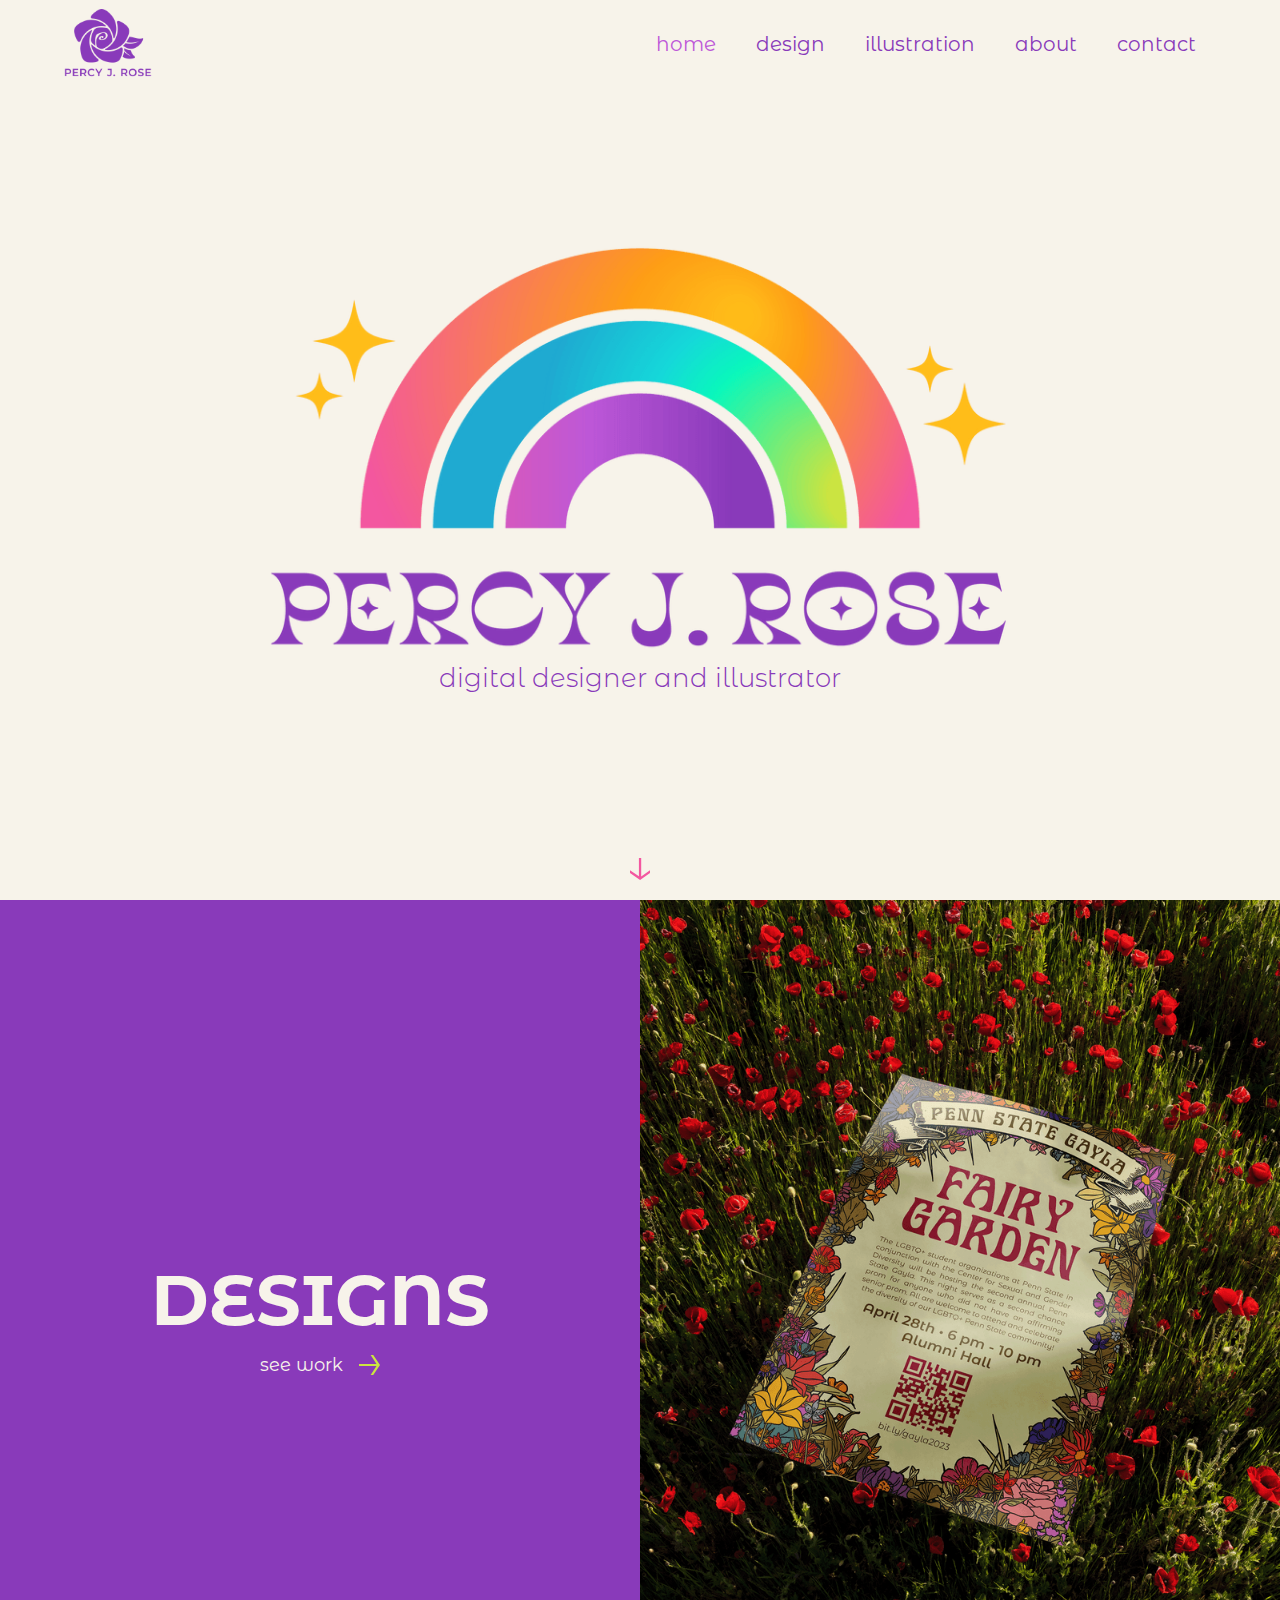
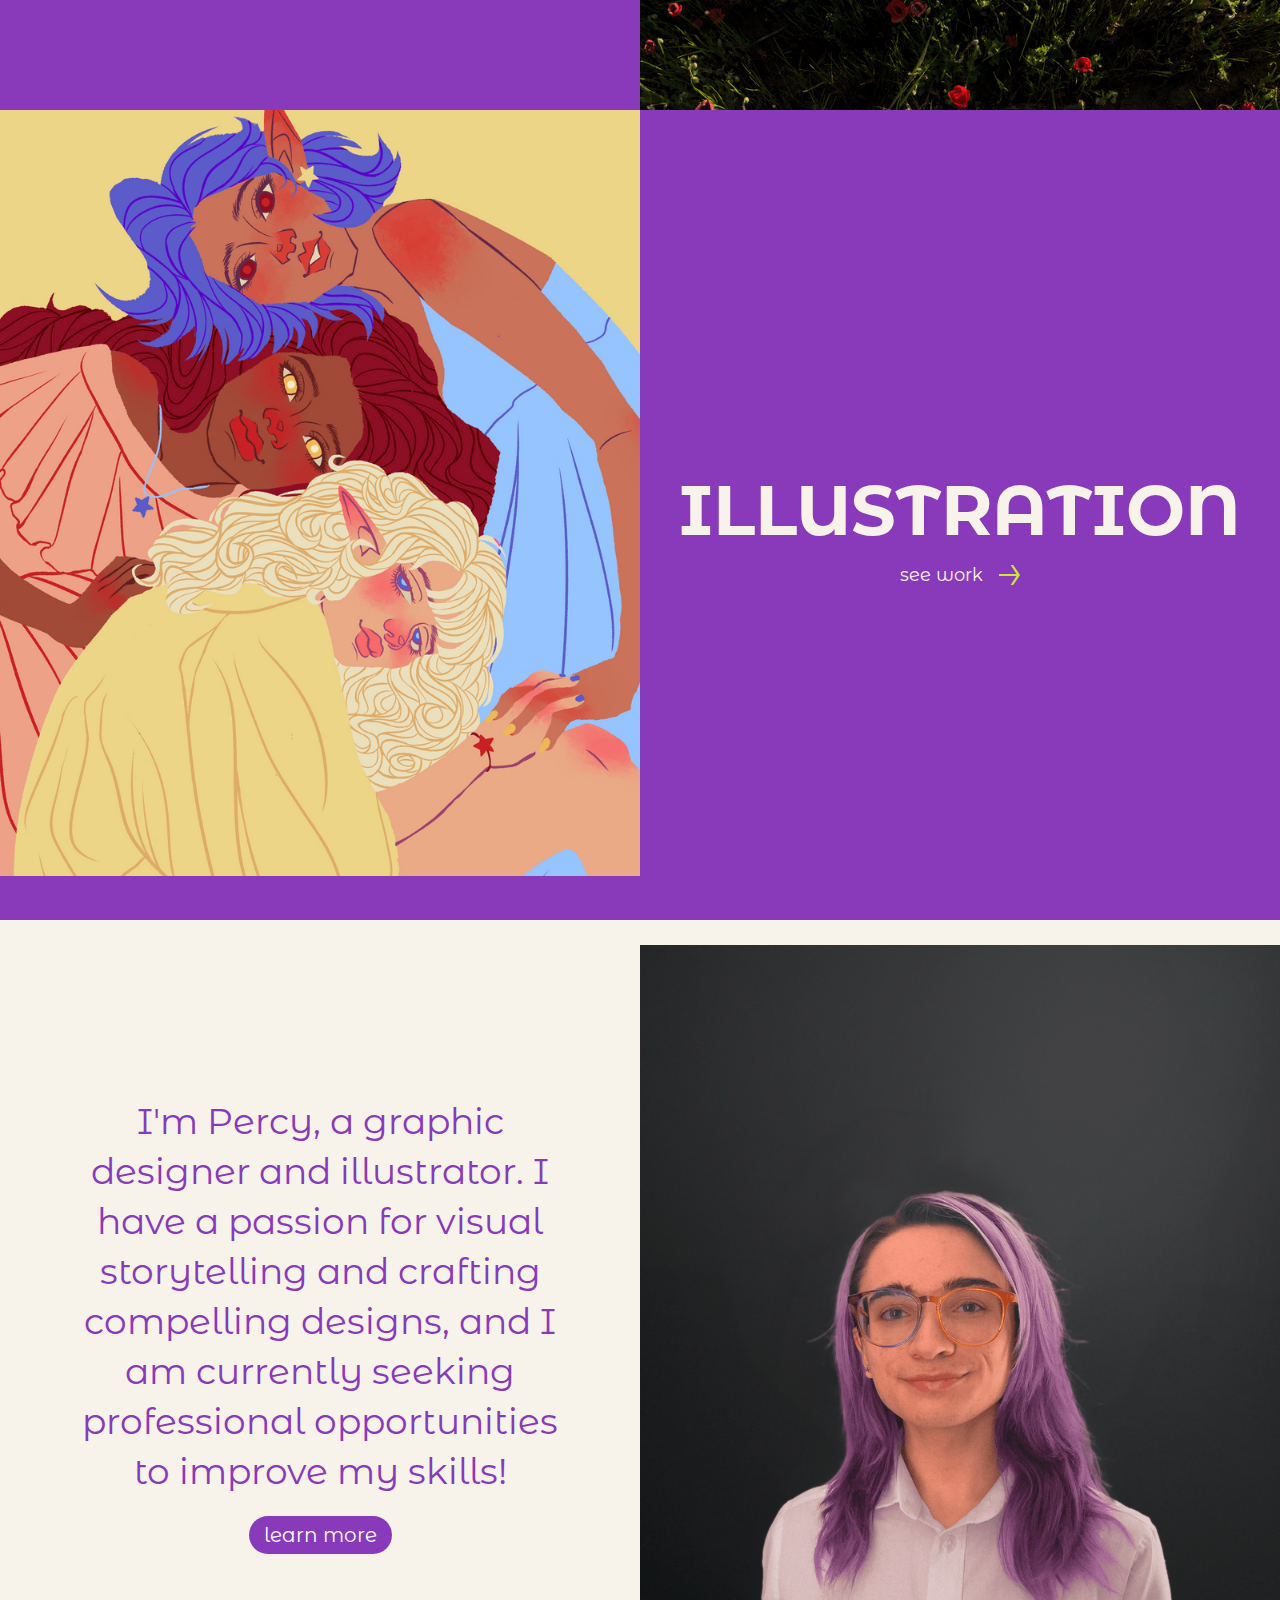
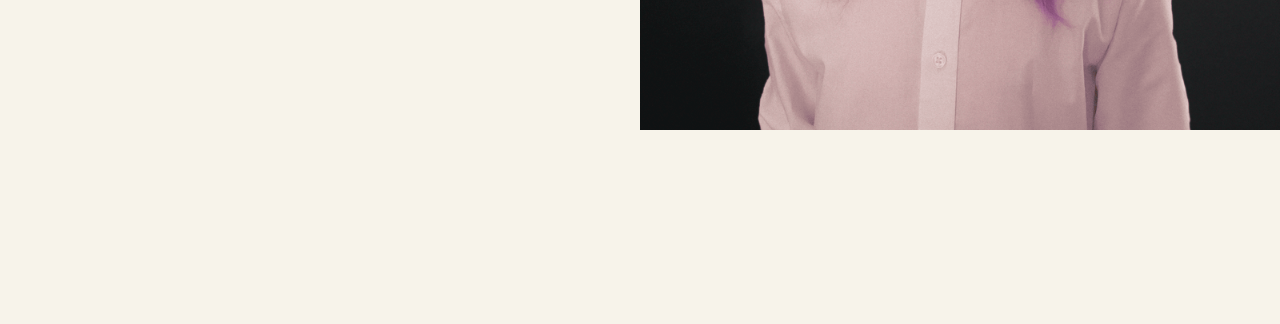
<file: index.htm>
<!DOCTYPE html><!-- Last Published: Fri Feb 23 2024 00:40:20 GMT+0000 (Coordinated Universal Time) -->
<html data-wf-domain="www.percyjrose.com" data-wf-page="648764d00e90bd446bdd5779"
    data-wf-site="648764d00e90bd446bdd5717">

<head>
    <meta charset="utf-8">
    <title>Percy J. Rose</title>
    <meta content="Designer &amp; Illustrator" name="description">
    <meta content="Percy J. Rose" property="og:title">
    <meta content="Designer &amp; Illustrator" property="og:description">
    <meta
        content="https://assets-global.website-files.com/648764d00e90bd446bdd5717/65ce4750e8988a24e902245e_site%20preview%20header2.png"
        property="og:image">
    <meta content="Percy J. Rose" property="twitter:title">
    <meta content="Designer &amp; Illustrator" property="twitter:description">
    <meta
        content="https://assets-global.website-files.com/648764d00e90bd446bdd5717/65ce4750e8988a24e902245e_site%20preview%20header2.png"
        property="twitter:image">
    <meta property="og:type" content="website">
    <meta content="summary_large_image" name="twitter:card">
    <meta content="width=device-width, initial-scale=1" name="viewport">
    <link href="648764d00e90bd446bdd5717/css/percys-portfolio-533a97.webflow.d8d53ce78.css" rel="stylesheet"
        type="text/css">
    <style>
        @media (min-width:992px) {
            html.w-mod-js:not(.w-mod-ix) [data-w-id="845886a3-6f57-7859-af6f-34ecf0af9709"] {
                -webkit-transform: translate3d(0, 0, 0) scale3d(1, 1, 1) rotateX(0) rotateY(0) rotateZ(0) skew(0, 0);
                -moz-transform: translate3d(0, 0, 0) scale3d(1, 1, 1) rotateX(0) rotateY(0) rotateZ(0) skew(0, 0);
                -ms-transform: translate3d(0, 0, 0) scale3d(1, 1, 1) rotateX(0) rotateY(0) rotateZ(0) skew(0, 0);
                transform: translate3d(0, 0, 0) scale3d(1, 1, 1) rotateX(0) rotateY(0) rotateZ(0) skew(0, 0);
            }

            html.w-mod-js:not(.w-mod-ix) [data-w-id="73900226-5bbf-4450-9432-3a53104a90d4"] {
                -webkit-transform: translate3d(0, 0, 0) scale3d(1, 1, 1) rotateX(0) rotateY(0) rotateZ(0) skew(0, 0);
                -moz-transform: translate3d(0, 0, 0) scale3d(1, 1, 1) rotateX(0) rotateY(0) rotateZ(0) skew(0, 0);
                -ms-transform: translate3d(0, 0, 0) scale3d(1, 1, 1) rotateX(0) rotateY(0) rotateZ(0) skew(0, 0);
                transform: translate3d(0, 0, 0) scale3d(1, 1, 1) rotateX(0) rotateY(0) rotateZ(0) skew(0, 0);
            }

            html.w-mod-js:not(.w-mod-ix) [data-w-id="b9a90232-3e1c-21da-a419-6e0e0d3ea7f0"] {
                -webkit-transform: translate3d(0, 0, 0) scale3d(1, 1, 1) rotateX(0) rotateY(0) rotateZ(0) skew(0, 0);
                -moz-transform: translate3d(0, 0, 0) scale3d(1, 1, 1) rotateX(0) rotateY(0) rotateZ(0) skew(0, 0);
                -ms-transform: translate3d(0, 0, 0) scale3d(1, 1, 1) rotateX(0) rotateY(0) rotateZ(0) skew(0, 0);
                transform: translate3d(0, 0, 0) scale3d(1, 1, 1) rotateX(0) rotateY(0) rotateZ(0) skew(0, 0);
            }
        }
    </style>
    <link href="https://fonts.googleapis.com" rel="preconnect">
    <link href="https://fonts.gstatic.com" rel="preconnect" crossorigin="anonymous">
    <script src="ajax/libs/webfont/1.6.26/webfont.js" type="text/javascript"></script>
    <script
        type="text/javascript">WebFont.load({ google: { families: ["Gothic A1:300,regular,500,600,700,800", "Montserrat Alternates:100,100italic,200,200italic,300,300italic,regular,italic,500,500italic,600,600italic,700,700italic,800,800italic,900,900italic:latin,latin-ext"] } });</script>
    <script
        type="text/javascript">!function (o, c) { var n = c.documentElement, t = " w-mod-"; n.className += t + "js", ("ontouchstart" in o || o.DocumentTouch && c instanceof DocumentTouch) && (n.className += t + "touch") }(window, document);</script>
    <link href="648764d00e90bd446bdd5717/65023bf1f2a8fc81b9a3bc4a_logo%20sans%20leaf%2032-01.png" rel="shortcut icon"
        type="image/x-icon">
    <link href="648764d00e90bd446bdd5717/65023a2ecdfe93d8fba94aac_logo%20256.png" rel="apple-touch-icon">
</head>

<body class="body">
    <div data-animation="default" data-collapse="medium" data-duration="400" data-easing="ease" data-easing2="ease"
        role="banner" class="navbar w-nav">
        <div class="container-6 w-container"><a href="index.htm" aria-current="page" class="w-nav-brand w--current"><img
                    src="648764d00e90bd446bdd5717/64f8c7732858785bfb660949_logo%20test3%4010x.png" loading="lazy"
                    sizes="88.51250457763672px"
                    srcset="648764d00e90bd446bdd5717/64f8c7732858785bfb660949_logo%20test3%4010x-p-500.png 500w, 648764d00e90bd446bdd5717/64f8c7732858785bfb660949_logo%20test3%4010x-p-800.png 800w, 648764d00e90bd446bdd5717/64f8c7732858785bfb660949_logo%20test3%4010x-p-1080.png 1080w, 648764d00e90bd446bdd5717/64f8c7732858785bfb660949_logo%20test3%4010x-p-1600.png 1600w, 648764d00e90bd446bdd5717/64f8c7732858785bfb660949_logo%20test3%4010x-p-2000.png 2000w, 648764d00e90bd446bdd5717/64f8c7732858785bfb660949_logo%20test3%4010x-p-2600.png 2600w, 648764d00e90bd446bdd5717/64f8c7732858785bfb660949_logo%20test3%4010x-p-3200.png 3200w, 648764d00e90bd446bdd5717/64f8c7732858785bfb660949_logo%20test3%4010x.png 3982w"
                    alt="" class="image-8"></a>
            <nav role="navigation" class="nav-menu-3 w-nav-menu"><a href="index.htm" aria-current="page"
                    class="nav-link-2 w-nav-link w--current">home</a><a href="design.html"
                    class="nav-link-2 w-nav-link">design</a><a href="art.html"
                    class="nav-link-2 w-nav-link">illustration</a><a href="about.html"
                    class="nav-link-2 w-nav-link">about</a><a href="mailto:percyjrose@gmail.com"
                    class="nav-link-2 w-nav-link">contact</a></nav>
            <div class="menu-button-2 w-nav-button">
                <div class="icon w-icon-nav-menu"></div>
            </div>
        </div>
    </div>
    <div class="section center">
        <div class="header-image"><img src="648764d00e90bd446bdd5717/64d3baa20746968851cda4a8_site%20header%20png.png"
                loading="lazy" sizes="(max-width: 991px) 90vw, 60vw"
                srcset="648764d00e90bd446bdd5717/64d3baa20746968851cda4a8_site%20header%20png-p-500.png 500w, 648764d00e90bd446bdd5717/64d3baa20746968851cda4a8_site%20header%20png-p-800.png 800w, 648764d00e90bd446bdd5717/64d3baa20746968851cda4a8_site%20header%20png-p-1080.png 1080w, 648764d00e90bd446bdd5717/64d3baa20746968851cda4a8_site%20header%20png.png 7584w"
                alt="" class="rainbow">
            <h3 class="hero-subhead">digital designer and illustrator</h3>
        </div><img src="648764d00e90bd446bdd5717/64cda0a831615eaba3dccf43_arrow3.svg" alt="" class="arrow">
    </div>
    <div id="designs" class="section"><a href="design.html" class="sidebyside w-inline-block">
            <div class="linkheader">
                <h1 class="heading-4">designs</h1>
                <div class="div-block-14">
                    <div class="text-block-3">see work</div><img
                        src="648764d00e90bd446bdd5717/64cea2e2bc8437de66cb17cd_arrowside.svg" loading="lazy" alt=""
                        class="image-5">
                </div>
            </div>
            <div class="sidebyside-img-wrap"><img
                    src="648764d00e90bd446bdd5717/64e6b1713ca8e00df1865611_gayla%20mockup3%20resize.png" loading="lazy"
                    width="646" data-w-id="845886a3-6f57-7859-af6f-34ecf0af9709" alt=""
                    srcset="648764d00e90bd446bdd5717/64e6b1713ca8e00df1865611_gayla%20mockup3%20resize-p-500.png 500w, 648764d00e90bd446bdd5717/64e6b1713ca8e00df1865611_gayla%20mockup3%20resize-p-800.png 800w, 648764d00e90bd446bdd5717/64e6b1713ca8e00df1865611_gayla%20mockup3%20resize-p-1080.png 1080w, 648764d00e90bd446bdd5717/64e6b1713ca8e00df1865611_gayla%20mockup3%20resize-p-1600.png 1600w, 648764d00e90bd446bdd5717/64e6b1713ca8e00df1865611_gayla%20mockup3%20resize.png 1909w"
                    sizes="(max-width: 767px) 100vw, 50vw" class="sidebysideimg"></div>
        </a></div>
    <div id="artwork" class="section"><a href="art.html" class="sidebyside-2 w-inline-block">
            <div class="sidebyside-img-wrap2"><img
                    src="648764d00e90bd446bdd5717/64e6cb373c8d3d01f082194c_IMG_1790%20%282%29.PNG" loading="lazy"
                    width="646" data-w-id="73900226-5bbf-4450-9432-3a53104a90d4" alt=""
                    srcset="648764d00e90bd446bdd5717/64e6cb373c8d3d01f082194c_IMG_1790%20%282%29-p-500.png 500w, 648764d00e90bd446bdd5717/64e6cb373c8d3d01f082194c_IMG_1790%20%282%29-p-800.png 800w, 648764d00e90bd446bdd5717/64e6cb373c8d3d01f082194c_IMG_1790%20%282%29-p-1080.png 1080w, 648764d00e90bd446bdd5717/64e6cb373c8d3d01f082194c_IMG_1790%20%282%29-p-1600.png 1600w, 648764d00e90bd446bdd5717/64e6cb373c8d3d01f082194c_IMG_1790%20%282%29-p-2000.png 2000w, 648764d00e90bd446bdd5717/64e6cb373c8d3d01f082194c_IMG_1790%20%282%29.PNG 2485w"
                    sizes="(max-width: 767px) 100vw, 50vw" class="sidebysideimg"></div>
            <div class="linkheader">
                <h1 class="heading-4">Illustration</h1>
                <div class="div-block-14">
                    <div class="text-block-3">see work</div><img
                        src="648764d00e90bd446bdd5717/64cea2e2bc8437de66cb17cd_arrowside.svg" loading="lazy" alt=""
                        class="image-5">
                </div>
            </div>
        </a></div>
    <div id="about" class="section">
        <div class="sidebyside-3">
            <div class="linkheader">
                <p class="mini-about">I&#x27;m Percy, a graphic designer and illustrator. I have a passion for visual
                    storytelling and crafting compelling designs, and I am currently seeking professional opportunities
                    to improve my skills!</p><a href="about.html" class="button-2 w-button">learn more</a>
            </div><a href="about.html" class="sidebyside-headshot w-inline-block"><img
                    src="648764d00e90bd446bdd5717/6510ad0d766f670557082f32_basic%20headshot%20resize.png" loading="lazy"
                    width="646" data-w-id="b9a90232-3e1c-21da-a419-6e0e0d3ea7f0" alt=""
                    srcset="648764d00e90bd446bdd5717/6510ad0d766f670557082f32_basic%20headshot%20resize-p-500.png 500w, 648764d00e90bd446bdd5717/6510ad0d766f670557082f32_basic%20headshot%20resize-p-800.png 800w, 648764d00e90bd446bdd5717/6510ad0d766f670557082f32_basic%20headshot%20resize-p-1080.png 1080w, 648764d00e90bd446bdd5717/6510ad0d766f670557082f32_basic%20headshot%20resize-p-1600.png 1600w, 648764d00e90bd446bdd5717/6510ad0d766f670557082f32_basic%20headshot%20resize-p-2000.png 2000w, 648764d00e90bd446bdd5717/6510ad0d766f670557082f32_basic%20headshot%20resize.png 2049w"
                    sizes="(max-width: 767px) 100vw, 50vw" class="sidebysideimg"></a>
        </div>
    </div>
    <div class="footer">
        <div class="wrap"><a href="index.htm" aria-current="page" class="w-inline-block w--current"><img
                    src="648764d00e90bd446bdd5717/64f8c82f2858785bfb66fb59_logo%20white%4013x.png" width="128"
                    sizes="103.5374984741211px"
                    srcset="648764d00e90bd446bdd5717/64f8c82f2858785bfb66fb59_logo%20white%4013x-p-500.png 500w, 648764d00e90bd446bdd5717/64f8c82f2858785bfb66fb59_logo%20white%4013x-p-800.png 800w, 648764d00e90bd446bdd5717/64f8c82f2858785bfb66fb59_logo%20white%4013x-p-1080.png 1080w, 648764d00e90bd446bdd5717/64f8c82f2858785bfb66fb59_logo%20white%4013x-p-1600.png 1600w, 648764d00e90bd446bdd5717/64f8c82f2858785bfb66fb59_logo%20white%4013x-p-2000.png 2000w, 648764d00e90bd446bdd5717/64f8c82f2858785bfb66fb59_logo%20white%4013x-p-2600.png 2600w, 648764d00e90bd446bdd5717/64f8c82f2858785bfb66fb59_logo%20white%4013x-p-3200.png 3200w, 648764d00e90bd446bdd5717/64f8c82f2858785bfb66fb59_logo%20white%4013x.png 3597w"
                    alt="" class="image-7"></a>
            <div class="footer-list"><a href="mailto:percyjrose@gmail.com" class="footer-link">Contact</a><a
                    href="http://linkedin.com/in/percyjrose/" target="_blank" class="footer-link">LinkedIn</a><a
                    href="648764d00e90bd446bdd5717/Percy%20Rose%20Resume%202024.pdf" target="_blank"
                    class="footer-link">Resume</a></div>
        </div>
    </div>
    <script src="js/jquery-3.5.1.min.dc5e7f18c8.js?site=648764d00e90bd446bdd5717" type="text/javascript"
        integrity="sha256-9/aliU8dGd2tb6OSsuzixeV4y/faTqgFtohetphbbj0=" crossorigin="anonymous"></script>
    <script src="648764d00e90bd446bdd5717/js/webflow.f253b5c5f.js" type="text/javascript"></script>
</body>

</html>
</file>
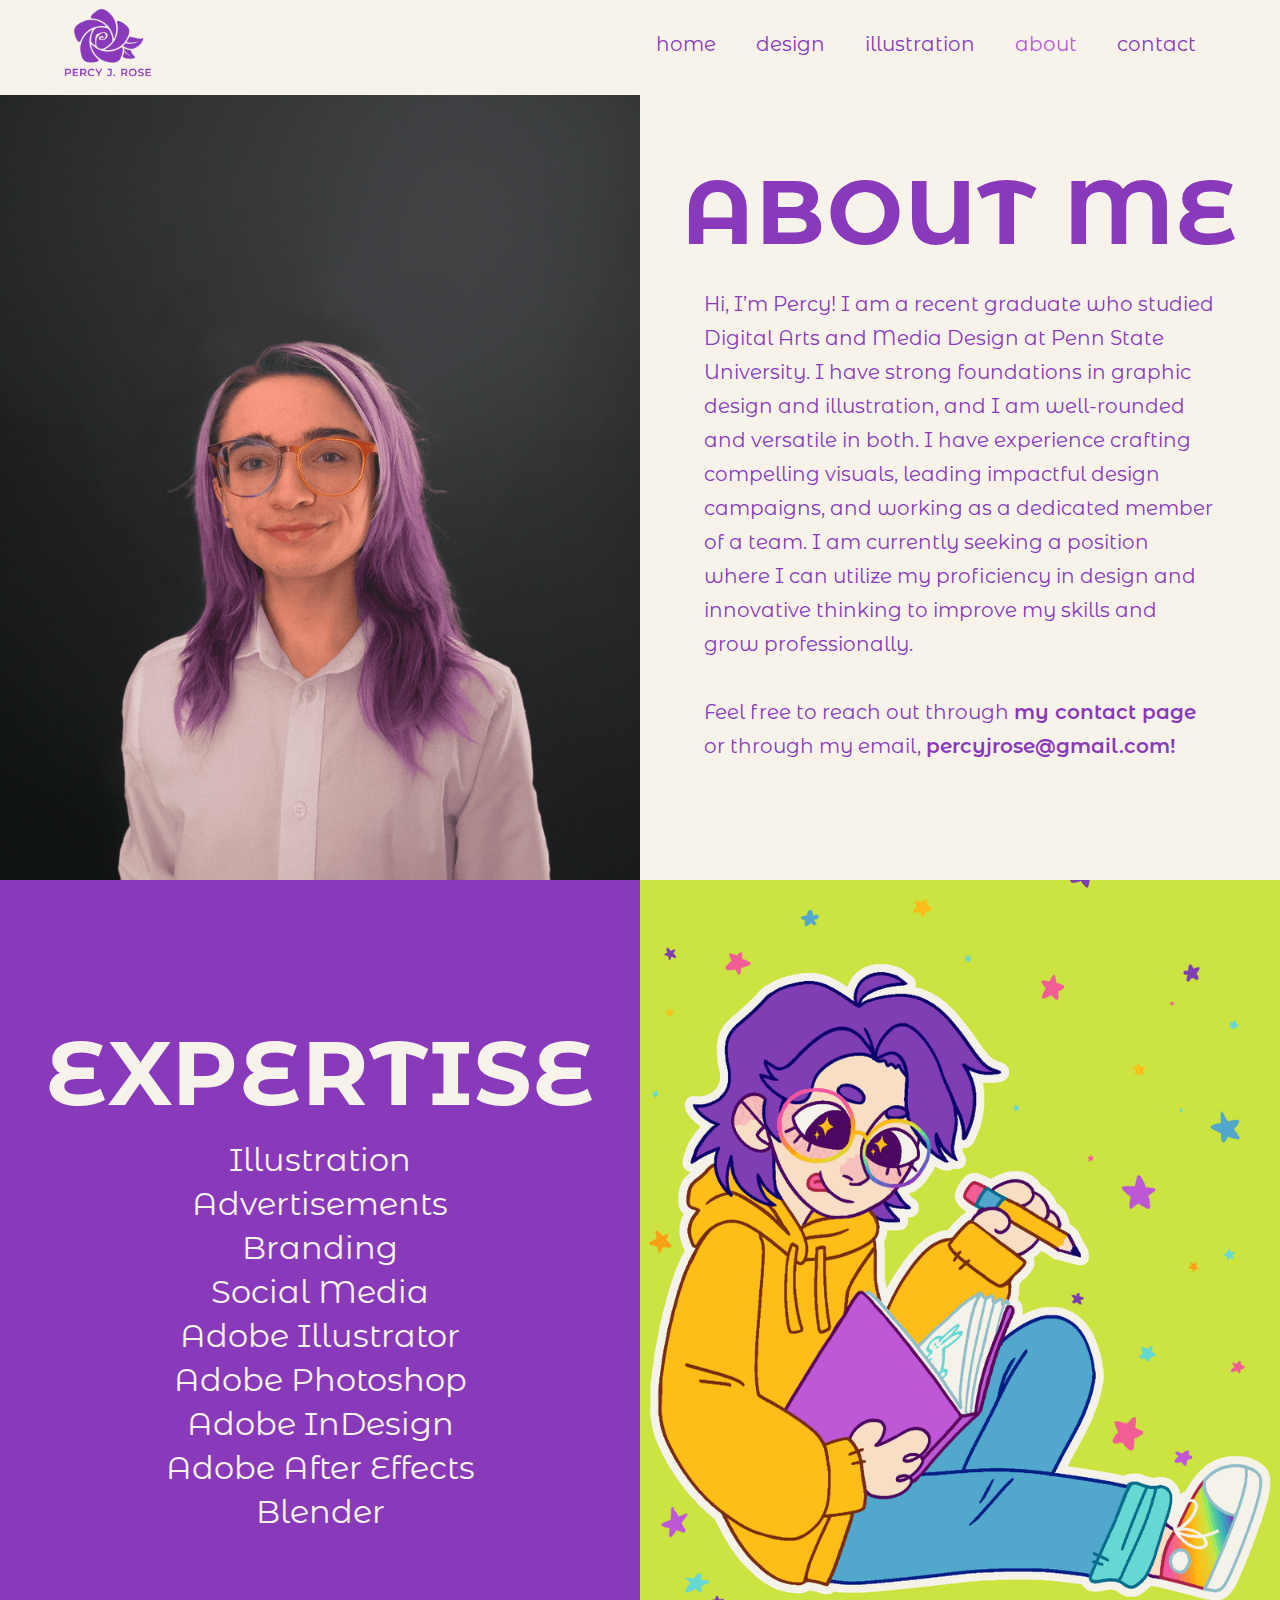
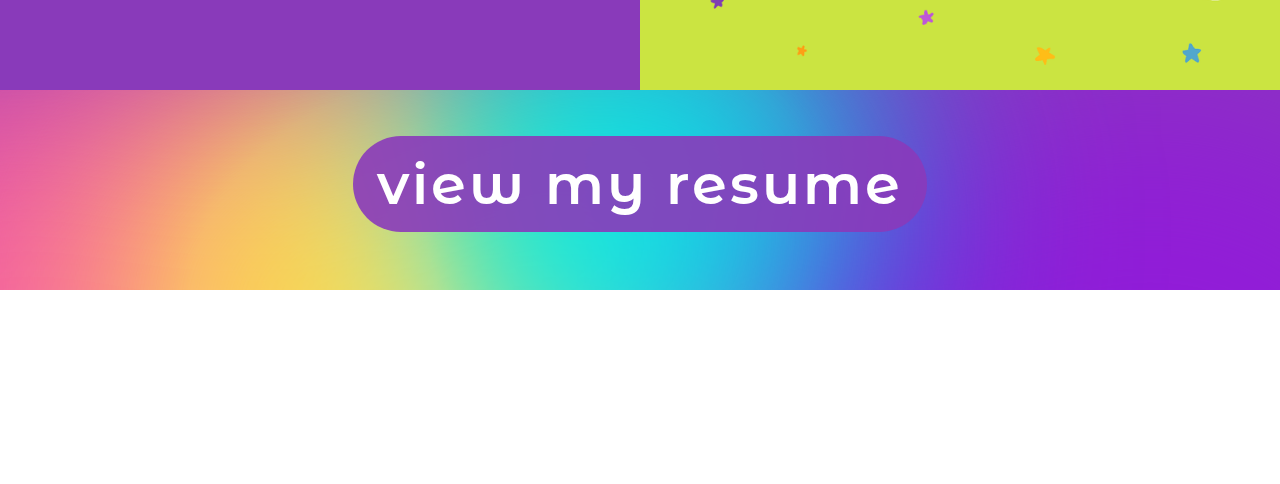
<file: about.html>
﻿<!DOCTYPE html><!-- Last Published: Fri Feb 23 2024 00:40:20 GMT+0000 (Coordinated Universal Time) -->
<html data-wf-domain="www.percyjrose.com" data-wf-page="64cda371b81dfcf6c9f79ead"
    data-wf-site="648764d00e90bd446bdd5717">

<head>
    <meta charset="utf-8">
    <title>About</title>
    <meta content="About" property="og:title">
    <meta content="About" property="twitter:title">
    <meta content="width=device-width, initial-scale=1" name="viewport">
    <link href="648764d00e90bd446bdd5717/css/percys-portfolio-533a97.webflow.d8d53ce78.css" rel="stylesheet"
        type="text/css">
    <style>
        @media (min-width:992px) {
            html.w-mod-js:not(.w-mod-ix) [data-w-id="1713f778-6d6d-882f-06d5-8cb662476819"] {
                -webkit-transform: translate3d(0, 0, 0) scale3d(1, 1, 1) rotateX(0) rotateY(0) rotateZ(0) skew(0, 0);
                -moz-transform: translate3d(0, 0, 0) scale3d(1, 1, 1) rotateX(0) rotateY(0) rotateZ(0) skew(0, 0);
                -ms-transform: translate3d(0, 0, 0) scale3d(1, 1, 1) rotateX(0) rotateY(0) rotateZ(0) skew(0, 0);
                transform: translate3d(0, 0, 0) scale3d(1, 1, 1) rotateX(0) rotateY(0) rotateZ(0) skew(0, 0);
            }

            html.w-mod-js:not(.w-mod-ix) [data-w-id="147b9887-2446-6d20-5947-363c8e4439b2"] {
                -webkit-transform: translate3d(0, 0, 0) scale3d(1, 1, 1) rotateX(0) rotateY(0) rotateZ(0) skew(0, 0);
                -moz-transform: translate3d(0, 0, 0) scale3d(1, 1, 1) rotateX(0) rotateY(0) rotateZ(0) skew(0, 0);
                -ms-transform: translate3d(0, 0, 0) scale3d(1, 1, 1) rotateX(0) rotateY(0) rotateZ(0) skew(0, 0);
                transform: translate3d(0, 0, 0) scale3d(1, 1, 1) rotateX(0) rotateY(0) rotateZ(0) skew(0, 0);
            }
        }
    </style>
    <link href="https://fonts.googleapis.com" rel="preconnect">
    <link href="https://fonts.gstatic.com" rel="preconnect" crossorigin="anonymous">
    <script src="ajax/libs/webfont/1.6.26/webfont.js" type="text/javascript"></script>
    <script
        type="text/javascript">WebFont.load({ google: { families: ["Gothic A1:300,regular,500,600,700,800", "Montserrat Alternates:100,100italic,200,200italic,300,300italic,regular,italic,500,500italic,600,600italic,700,700italic,800,800italic,900,900italic:latin,latin-ext"] } });</script>
    <script
        type="text/javascript">!function (o, c) { var n = c.documentElement, t = " w-mod-"; n.className += t + "js", ("ontouchstart" in o || o.DocumentTouch && c instanceof DocumentTouch) && (n.className += t + "touch") }(window, document);</script>
    <link href="648764d00e90bd446bdd5717/65023bf1f2a8fc81b9a3bc4a_logo%20sans%20leaf%2032-01.png" rel="shortcut icon"
        type="image/x-icon">
    <link href="648764d00e90bd446bdd5717/65023a2ecdfe93d8fba94aac_logo%20256.png" rel="apple-touch-icon">
</head>

<body>
    <div data-animation="default" data-collapse="medium" data-duration="400" data-easing="ease" data-easing2="ease"
        role="banner" class="navbar w-nav">
        <div class="container-6 w-container"><a href="index.htm" class="w-nav-brand"><img
                    src="648764d00e90bd446bdd5717/64f8c7732858785bfb660949_logo%20test3%4010x.png" loading="lazy"
                    sizes="88.51250457763672px"
                    srcset="648764d00e90bd446bdd5717/64f8c7732858785bfb660949_logo%20test3%4010x-p-500.png 500w, 648764d00e90bd446bdd5717/64f8c7732858785bfb660949_logo%20test3%4010x-p-800.png 800w, 648764d00e90bd446bdd5717/64f8c7732858785bfb660949_logo%20test3%4010x-p-1080.png 1080w, 648764d00e90bd446bdd5717/64f8c7732858785bfb660949_logo%20test3%4010x-p-1600.png 1600w, 648764d00e90bd446bdd5717/64f8c7732858785bfb660949_logo%20test3%4010x-p-2000.png 2000w, 648764d00e90bd446bdd5717/64f8c7732858785bfb660949_logo%20test3%4010x-p-2600.png 2600w, 648764d00e90bd446bdd5717/64f8c7732858785bfb660949_logo%20test3%4010x-p-3200.png 3200w, 648764d00e90bd446bdd5717/64f8c7732858785bfb660949_logo%20test3%4010x.png 3982w"
                    alt="" class="image-8"></a>
            <nav role="navigation" class="nav-menu-3 w-nav-menu"><a href="index.htm"
                    class="nav-link-2 w-nav-link">home</a><a href="design.html"
                    class="nav-link-2 w-nav-link">design</a><a href="art.html"
                    class="nav-link-2 w-nav-link">illustration</a><a href="about.html" aria-current="page"
                    class="nav-link-2 w-nav-link w--current">about</a><a href="mailto:percyjrose@gmail.com"
                    class="nav-link-2 w-nav-link">contact</a></nav>
            <div class="menu-button-2 w-nav-button">
                <div class="icon w-icon-nav-menu"></div>
            </div>
        </div>
    </div>
    <section class="section-5"></section>
    <div id="about" class="section">
        <div class="sidebyside-3">
            <div class="sidebyside-headshot"><img
                    src="648764d00e90bd446bdd5717/6510ad0d766f670557082f32_basic%20headshot%20resize.png" loading="lazy"
                    width="646" data-w-id="1713f778-6d6d-882f-06d5-8cb662476819" alt=""
                    srcset="648764d00e90bd446bdd5717/6510ad0d766f670557082f32_basic%20headshot%20resize-p-500.png 500w, 648764d00e90bd446bdd5717/6510ad0d766f670557082f32_basic%20headshot%20resize-p-800.png 800w, 648764d00e90bd446bdd5717/6510ad0d766f670557082f32_basic%20headshot%20resize-p-1080.png 1080w, 648764d00e90bd446bdd5717/6510ad0d766f670557082f32_basic%20headshot%20resize-p-1600.png 1600w, 648764d00e90bd446bdd5717/6510ad0d766f670557082f32_basic%20headshot%20resize-p-2000.png 2000w, 648764d00e90bd446bdd5717/6510ad0d766f670557082f32_basic%20headshot%20resize.png 2049w"
                    sizes="(max-width: 767px) 100vw, 50vw" class="sidebysideimg"></div>
            <div class="abt">
                <h1 class="about-header1">About Me</h1>
                <p class="paragraph-3">Hi, I’m Percy! I am a recent graduate who studied Digital Arts and Media Design
                    at Penn State University. I have strong foundations in graphic design and illustration, and I am
                    well-rounded and versatile in both. I have experience crafting compelling visuals, leading impactful
                    design campaigns, and working as a dedicated member of a team. I am currently seeking a position
                    where I can utilize my proficiency in design and innovative thinking to improve my skills and grow
                    professionally.<br>‍<br>Feel free to reach out through <a href="mailto:percyjrose@gmail.com"
                        class="link-5">my contact page</a> or through my email, <a href="mailto:percyjrose@gmail.com"
                        class="link-4">percyjrose@gmail.com!</a></p>
            </div>
        </div>
    </div>
    <div id="about2" class="section">
        <div class="sidebyside-4">
            <div class="abt-pg">
                <h1 class="about-header2">Expertise</h1>
                <p class="exprt-list">Illustration<br>Advertisements<br>Branding<br>Social Media<br>Adobe
                    Illustrator<br>Adobe Photoshop<br>Adobe InDesign<br>Adobe After Effects<br>Blender</p>
            </div>
            <div class="sidebyside-img-wrap"><img
                    src="648764d00e90bd446bdd5717/65b0464d63659e80b6bb1d8d_self%20portrait%20%282%29.PNG" loading="lazy"
                    width="646" data-w-id="147b9887-2446-6d20-5947-363c8e4439b2" alt=""
                    srcset="648764d00e90bd446bdd5717/65b0464d63659e80b6bb1d8d_self%20portrait%20%282%29-p-500.png 500w, 648764d00e90bd446bdd5717/65b0464d63659e80b6bb1d8d_self%20portrait%20%282%29-p-800.png 800w, 648764d00e90bd446bdd5717/65b0464d63659e80b6bb1d8d_self%20portrait%20%282%29-p-1080.png 1080w, 648764d00e90bd446bdd5717/65b0464d63659e80b6bb1d8d_self%20portrait%20%282%29-p-1600.png 1600w, 648764d00e90bd446bdd5717/65b0464d63659e80b6bb1d8d_self%20portrait%20%282%29-p-2000.png 2000w, 648764d00e90bd446bdd5717/65b0464d63659e80b6bb1d8d_self%20portrait%20%282%29.PNG 2400w"
                    sizes="(max-width: 767px) 100vw, (max-width: 991px) 61vw, 60vw" class="sidebysideimg"></div>
        </div>
    </div>
    <section class="border">
        <div class="border-content">
            <div data-w-id="6fccad1e-c86c-8954-4a33-bb51b8bfe56f" class="ultra-gradient-wrapper">
                <div class="container-w1 gutter-outside">
                    <div class="text-center">
                        <div class="title-highlight-wrapper"><a
                                href="648764d00e90bd446bdd5717/Percy%20Rose%20Resume%202024.pdf" target="_blank"
                                class="button-3 w-button">View my resume<br></a></div>
                    </div>
                </div>
                <div class="main-shapes-wrapper">
                    <div style="-webkit-transform:translate3d(0vw, 0, 0) scale3d(1, 1, 1) rotateX(0) rotateY(0) rotateZ(-180deg) skew(0, 0);-moz-transform:translate3d(0vw, 0, 0) scale3d(1, 1, 1) rotateX(0) rotateY(0) rotateZ(-180deg) skew(0, 0);-ms-transform:translate3d(0vw, 0, 0) scale3d(1, 1, 1) rotateX(0) rotateY(0) rotateZ(-180deg) skew(0, 0);transform:translate3d(0vw, 0, 0) scale3d(1, 1, 1) rotateX(0) rotateY(0) rotateZ(-180deg) skew(0, 0)"
                        class="shape-3"></div>
                    <div class="shape-2"></div>
                    <div class="shape-1"></div>
                </div>
                <div class="blending-group-wrapper">
                    <div class="shape-8"></div>
                    <div class="shape-9"></div>
                    <div class="shape-4"></div>
                    <div class="shape-5"></div>
                    <div class="shape-7"></div>
                    <div class="shape-6"></div>
                </div>
            </div>
        </div>
    </section>
    <div class="footer">
        <div class="wrap"><a href="index.htm" class="w-inline-block"><img
                    src="648764d00e90bd446bdd5717/64f8c82f2858785bfb66fb59_logo%20white%4013x.png" width="128"
                    sizes="103.5374984741211px"
                    srcset="648764d00e90bd446bdd5717/64f8c82f2858785bfb66fb59_logo%20white%4013x-p-500.png 500w, 648764d00e90bd446bdd5717/64f8c82f2858785bfb66fb59_logo%20white%4013x-p-800.png 800w, 648764d00e90bd446bdd5717/64f8c82f2858785bfb66fb59_logo%20white%4013x-p-1080.png 1080w, 648764d00e90bd446bdd5717/64f8c82f2858785bfb66fb59_logo%20white%4013x-p-1600.png 1600w, 648764d00e90bd446bdd5717/64f8c82f2858785bfb66fb59_logo%20white%4013x-p-2000.png 2000w, 648764d00e90bd446bdd5717/64f8c82f2858785bfb66fb59_logo%20white%4013x-p-2600.png 2600w, 648764d00e90bd446bdd5717/64f8c82f2858785bfb66fb59_logo%20white%4013x-p-3200.png 3200w, 648764d00e90bd446bdd5717/64f8c82f2858785bfb66fb59_logo%20white%4013x.png 3597w"
                    alt="" class="image-7"></a>
            <div class="footer-list"><a href="mailto:percyjrose@gmail.com" class="footer-link">Contact</a><a
                    href="http://linkedin.com/in/percyjrose/" target="_blank" class="footer-link">LinkedIn</a><a
                    href="648764d00e90bd446bdd5717/Percy%20Rose%20Resume%202024.pdf"
                    target="_blank" class="footer-link">Resume</a></div>
        </div>
    </div>
    <script src="js/jquery-3.5.1.min.dc5e7f18c8.js?site=648764d00e90bd446bdd5717" type="text/javascript"
        integrity="sha256-9/aliU8dGd2tb6OSsuzixeV4y/faTqgFtohetphbbj0=" crossorigin="anonymous"></script>
    <script src="648764d00e90bd446bdd5717/js/webflow.f253b5c5f.js" type="text/javascript"></script>
</body>

</html>
</file>
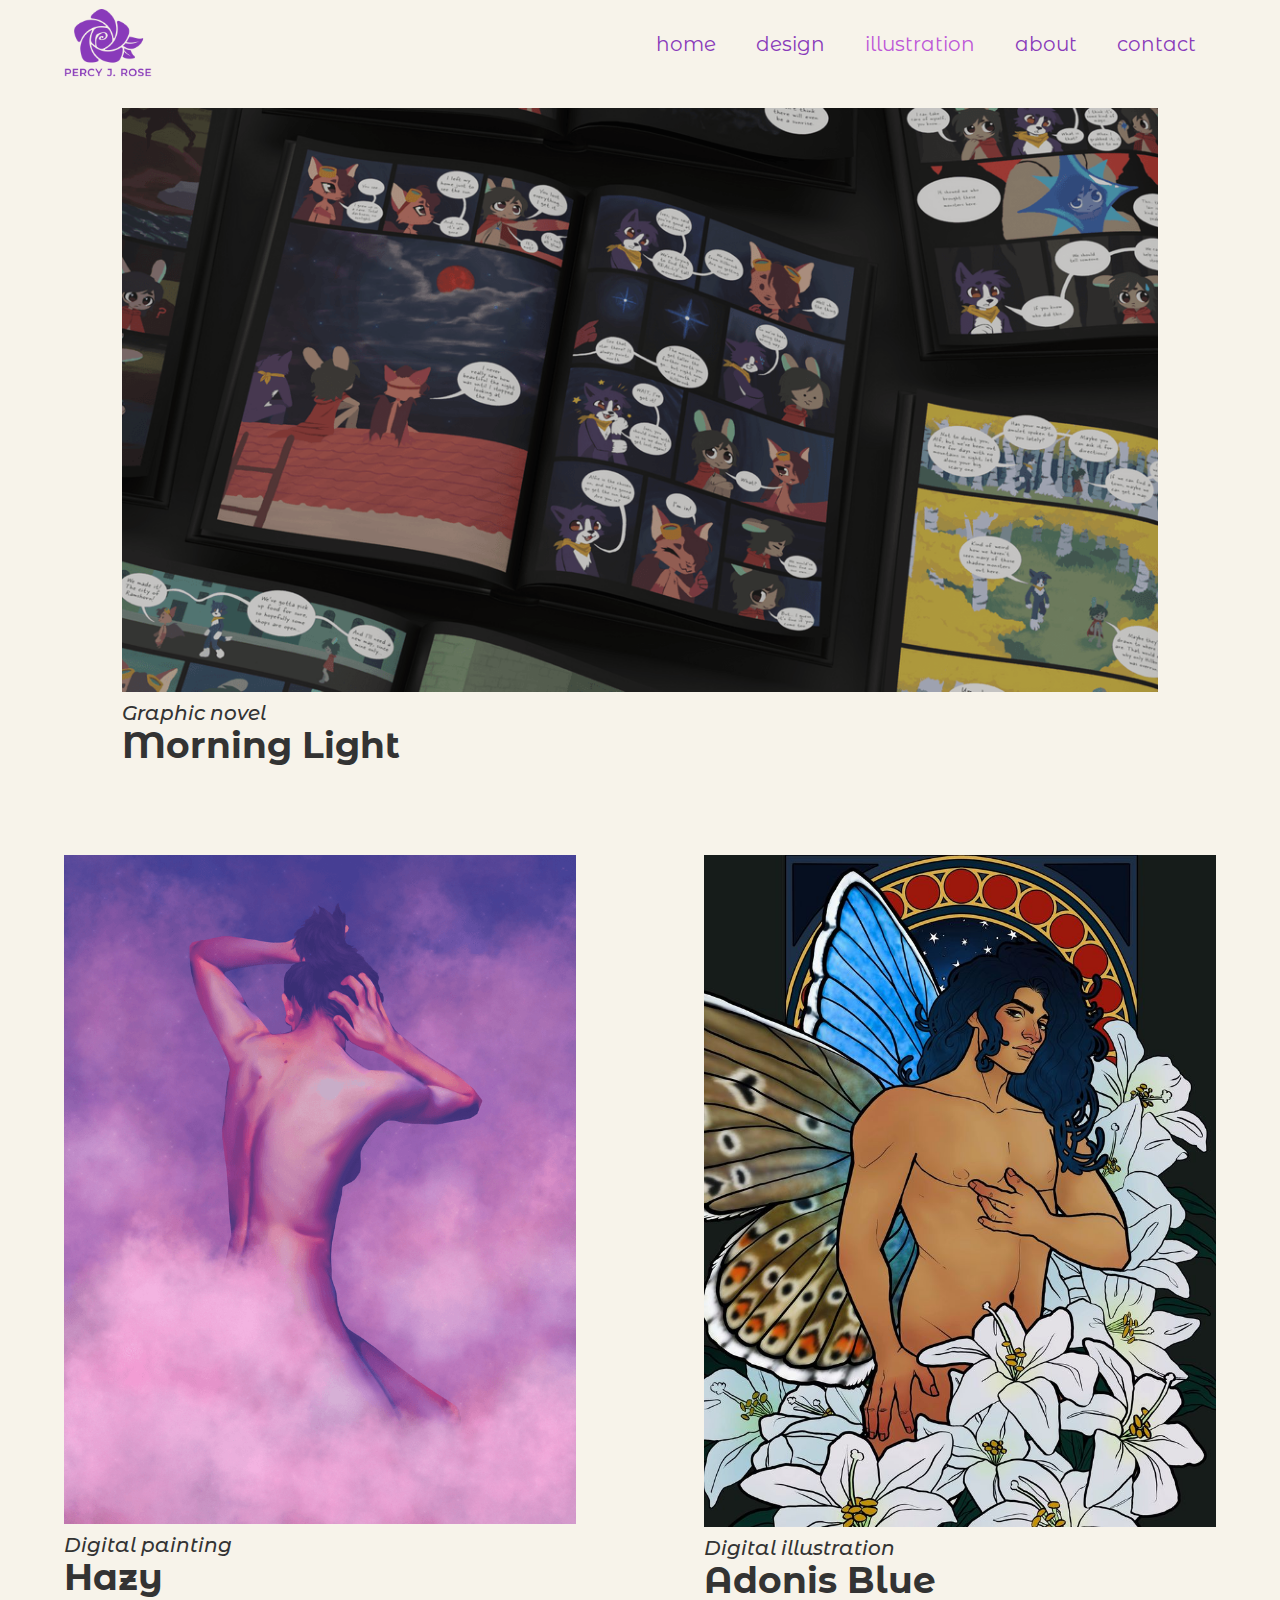
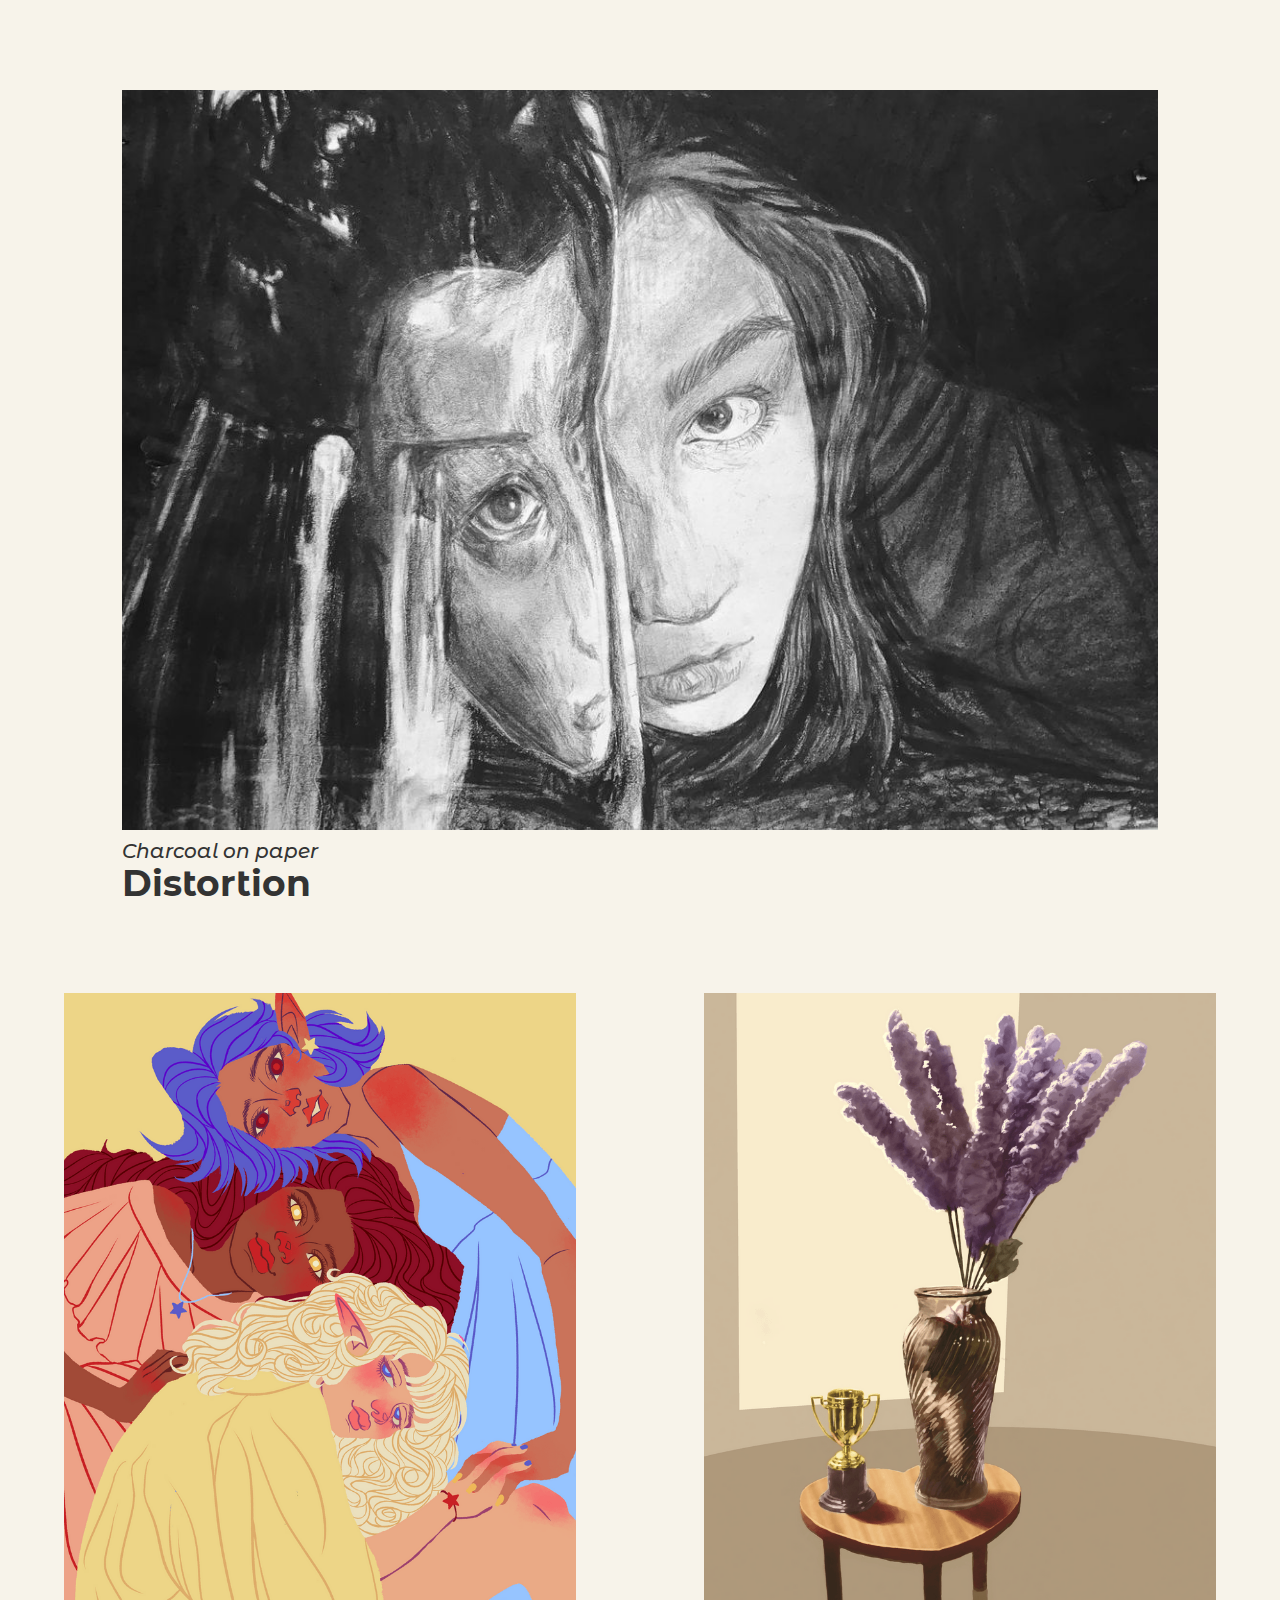
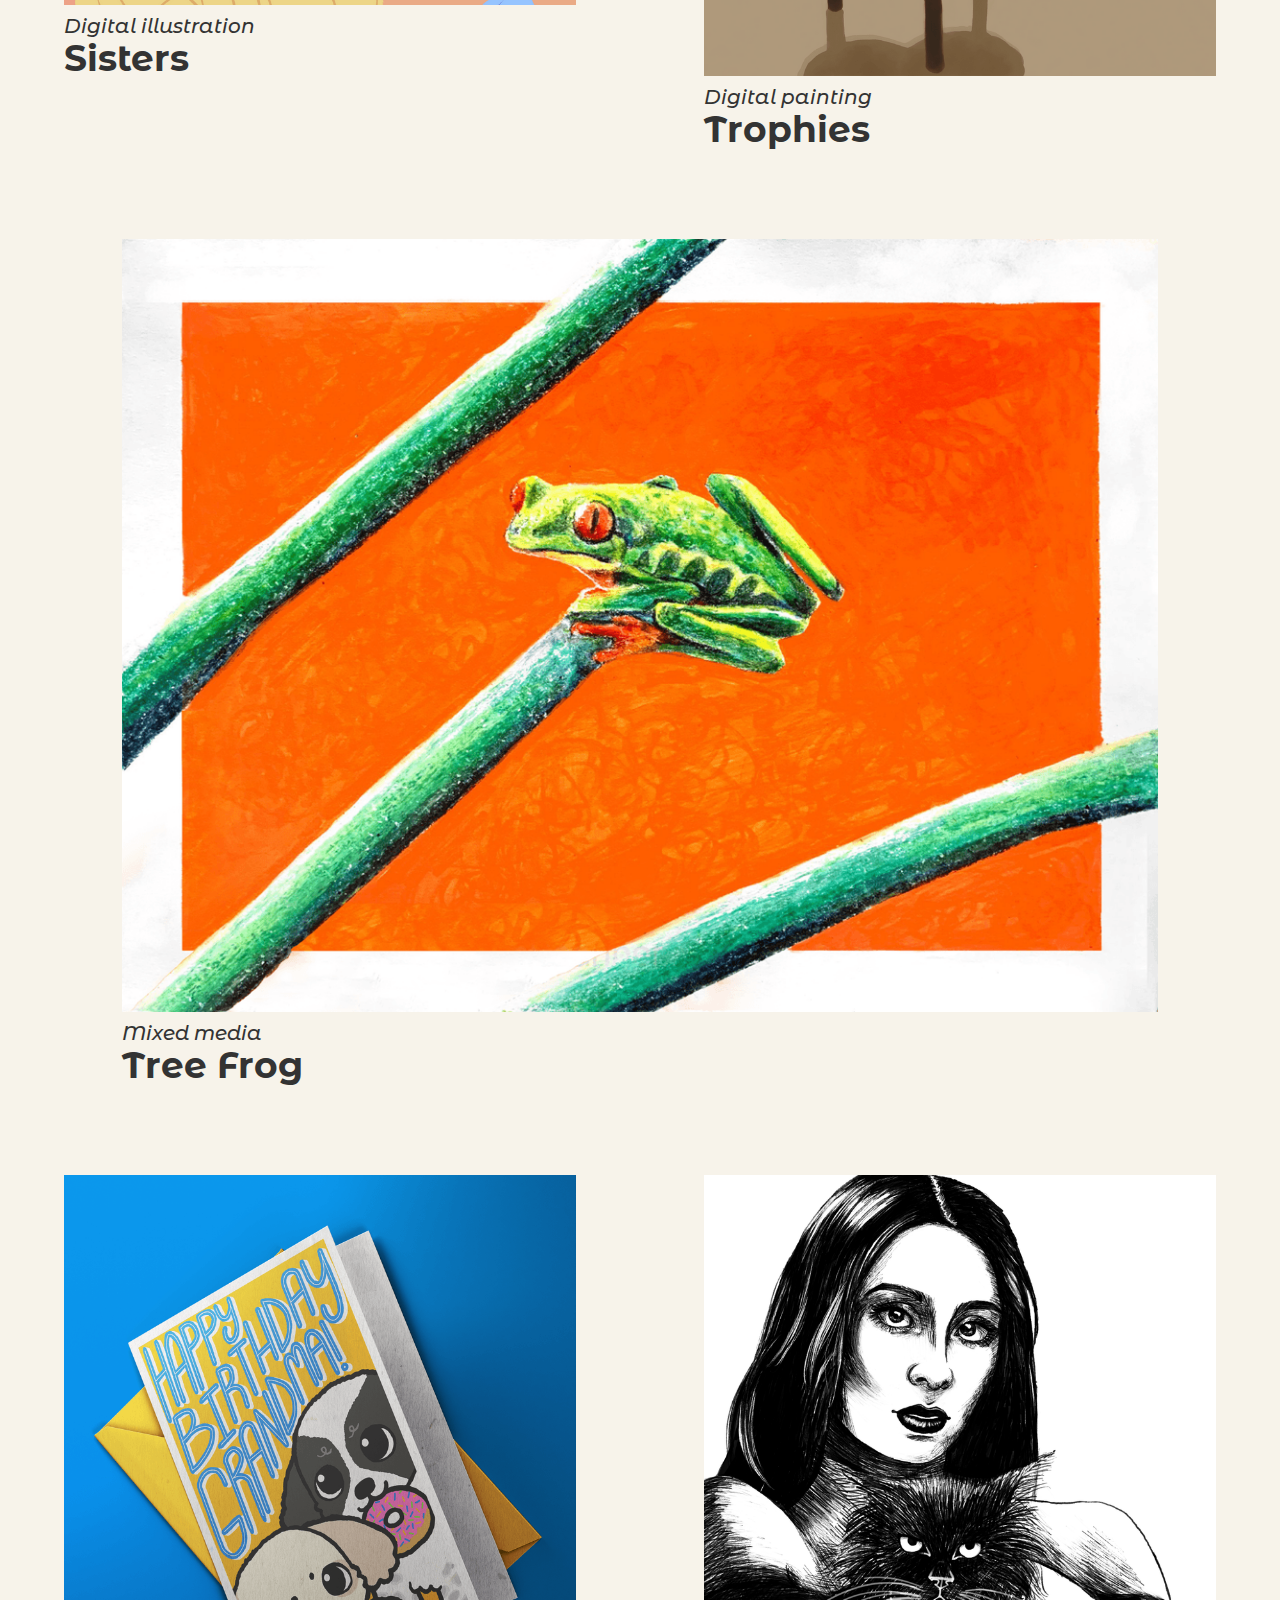
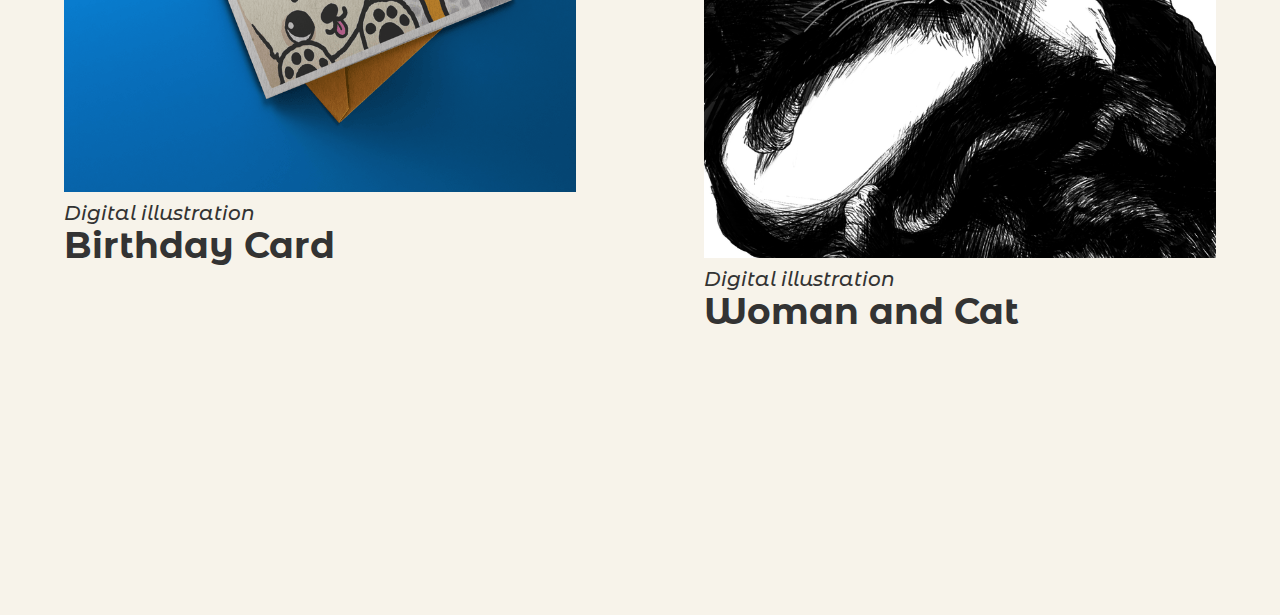
<file: art.html>
﻿<!DOCTYPE html><!-- Last Published: Fri Feb 23 2024 00:40:20 GMT+0000 (Coordinated Universal Time) --><html data-wf-domain="www.percyjrose.com" data-wf-page="64d29bd629d0aa647e9a6f77" data-wf-site="648764d00e90bd446bdd5717"><head><meta charset="utf-8"><title>Art</title><meta content="Art" property="og:title"><meta content="Art" property="twitter:title"><meta content="width=device-width, initial-scale=1" name="viewport"><link href="648764d00e90bd446bdd5717/css/percys-portfolio-533a97.webflow.d8d53ce78.css" rel="stylesheet" type="text/css"><link href="https://fonts.googleapis.com" rel="preconnect"><link href="https://fonts.gstatic.com" rel="preconnect" crossorigin="anonymous"><script src="ajax/libs/webfont/1.6.26/webfont.js" type="text/javascript"></script><script type="text/javascript">WebFont.load({  google: {    families: ["Gothic A1:300,regular,500,600,700,800","Montserrat Alternates:100,100italic,200,200italic,300,300italic,regular,italic,500,500italic,600,600italic,700,700italic,800,800italic,900,900italic:latin,latin-ext"]  }});</script><script type="text/javascript">!function(o,c){var n=c.documentElement,t=" w-mod-";n.className+=t+"js",("ontouchstart"in o||o.DocumentTouch&&c instanceof DocumentTouch)&&(n.className+=t+"touch")}(window,document);</script><link href="648764d00e90bd446bdd5717/65023bf1f2a8fc81b9a3bc4a_logo%20sans%20leaf%2032-01.png" rel="shortcut icon" type="image/x-icon"><link href="648764d00e90bd446bdd5717/65023a2ecdfe93d8fba94aac_logo%20256.png" rel="apple-touch-icon"></head><body class="body"><div data-animation="default" data-collapse="medium" data-duration="400" data-easing="ease" data-easing2="ease" role="banner" class="navbar w-nav"><div class="container-6 w-container"><a href="index.htm" class="w-nav-brand"><img src="648764d00e90bd446bdd5717/64f8c7732858785bfb660949_logo%20test3%4010x.png" loading="lazy" sizes="88.51250457763672px" srcset="648764d00e90bd446bdd5717/64f8c7732858785bfb660949_logo%20test3%4010x-p-500.png 500w, 648764d00e90bd446bdd5717/64f8c7732858785bfb660949_logo%20test3%4010x-p-800.png 800w, 648764d00e90bd446bdd5717/64f8c7732858785bfb660949_logo%20test3%4010x-p-1080.png 1080w, 648764d00e90bd446bdd5717/64f8c7732858785bfb660949_logo%20test3%4010x-p-1600.png 1600w, 648764d00e90bd446bdd5717/64f8c7732858785bfb660949_logo%20test3%4010x-p-2000.png 2000w, 648764d00e90bd446bdd5717/64f8c7732858785bfb660949_logo%20test3%4010x-p-2600.png 2600w, 648764d00e90bd446bdd5717/64f8c7732858785bfb660949_logo%20test3%4010x-p-3200.png 3200w, 648764d00e90bd446bdd5717/64f8c7732858785bfb660949_logo%20test3%4010x.png 3982w" alt="" class="image-8"></a><nav role="navigation" class="nav-menu-3 w-nav-menu"><a href="index.htm" class="nav-link-2 w-nav-link">home</a><a href="design.html" class="nav-link-2 w-nav-link">design</a><a href="art.html" aria-current="page" class="nav-link-2 w-nav-link w--current">illustration</a><a href="about.html" class="nav-link-2 w-nav-link">about</a><a href="mailto:percyjrose@gmail.com" class="nav-link-2 w-nav-link">contact</a></nav><div class="menu-button-2 w-nav-button"><div class="icon w-icon-nav-menu"></div></div></div></div><section></section><section class="section-2"><div class="w-layout-blockcontainer works w-container"><div class="workcolumn4"><div class="workntitle-wide"><a href="work/morning-light.html" class="artwork-div-wide w-inline-block"><img src="648764d00e90bd446bdd5717/64dfc561028cd65bdd286044_ML%20MOCKUP.png" loading="lazy" sizes="(max-width: 767px) 90vw, (max-width: 2370px) 81vw, 1920px" srcset="648764d00e90bd446bdd5717/64dfc561028cd65bdd286044_ML%20MOCKUP-p-500.png 500w, 648764d00e90bd446bdd5717/64dfc561028cd65bdd286044_ML%20MOCKUP-p-800.png 800w, 648764d00e90bd446bdd5717/64dfc561028cd65bdd286044_ML%20MOCKUP-p-1080.png 1080w, 648764d00e90bd446bdd5717/64dfc561028cd65bdd286044_ML%20MOCKUP-p-1600.png 1600w, 648764d00e90bd446bdd5717/64dfc561028cd65bdd286044_ML%20MOCKUP.png 1920w" alt="" class="artwork-zoom"></a><h4 class="medium">Graphic novel</h4><div class="worktitle">Morning Light</div></div></div><div class="workcolumn2"><div class="workntitle"><div class="artwork-div"><img src="648764d00e90bd446bdd5717/64d30e86e8a154f999c161c8_hazy.png" loading="lazy" sizes="(max-width: 767px) 90vw, (max-width: 3945px) 40vw, 1578px" srcset="648764d00e90bd446bdd5717/64d30e86e8a154f999c161c8_hazy-p-500.png 500w, 648764d00e90bd446bdd5717/64d30e86e8a154f999c161c8_hazy-p-800.png 800w, 648764d00e90bd446bdd5717/64d30e86e8a154f999c161c8_hazy-p-1080.png 1080w, 648764d00e90bd446bdd5717/64d30e86e8a154f999c161c8_hazy.png 1578w" alt="" class="artwork-zoom"></div><h4 class="medium">Digital painting</h4><div class="worktitle">Hazy</div></div><div class="workntitle-2"><div class="artwork-div"><img src="648764d00e90bd446bdd5717/64d30f9f77f2eb0c0a3c25a5_adonis2%20%284%29.jpg" loading="lazy" sizes="(max-width: 767px) 90vw, (max-width: 5112px) 40vw, 2045px" srcset="648764d00e90bd446bdd5717/64d30f9f77f2eb0c0a3c25a5_adonis2%20%284%29-p-500.jpg 500w, 648764d00e90bd446bdd5717/64d30f9f77f2eb0c0a3c25a5_adonis2%20%284%29-p-800.jpg 800w, 648764d00e90bd446bdd5717/64d30f9f77f2eb0c0a3c25a5_adonis2%20%284%29-p-1080.jpg 1080w, 648764d00e90bd446bdd5717/64d30f9f77f2eb0c0a3c25a5_adonis2%20%284%29-p-1600.jpg 1600w, 648764d00e90bd446bdd5717/64d30f9f77f2eb0c0a3c25a5_adonis2%20%284%29-p-2000.jpg 2000w, 648764d00e90bd446bdd5717/64d30f9f77f2eb0c0a3c25a5_adonis2%20%284%29.jpg 2045w" alt="" class="artwork-zoom"></div><h4 class="medium">Digital illustration</h4><div class="worktitle">Adonis Blue</div></div></div><div class="workcolumn3"><div class="workntitle-wide"><div class="artwork-div-wide"><img src="648764d00e90bd446bdd5717/64d30dde86efff4efa62052c_File_002%20%283%29.jpeg" loading="lazy" sizes="(max-width: 767px) 90vw, (max-width: 3934px) 81vw, 3187px" srcset="648764d00e90bd446bdd5717/64d30dde86efff4efa62052c_File_002%20%283%29-p-500.jpeg 500w, 648764d00e90bd446bdd5717/64d30dde86efff4efa62052c_File_002%20%283%29-p-800.jpeg 800w, 648764d00e90bd446bdd5717/64d30dde86efff4efa62052c_File_002%20%283%29-p-1080.jpeg 1080w, 648764d00e90bd446bdd5717/64d30dde86efff4efa62052c_File_002%20%283%29-p-1600.jpeg 1600w, 648764d00e90bd446bdd5717/64d30dde86efff4efa62052c_File_002%20%283%29-p-2000.jpeg 2000w, 648764d00e90bd446bdd5717/64d30dde86efff4efa62052c_File_002%20%283%29-p-2600.jpeg 2600w, 648764d00e90bd446bdd5717/64d30dde86efff4efa62052c_File_002%20%283%29.jpeg 3187w" alt="" class="artwork-zoom"></div><h4 class="medium">Charcoal on paper</h4><div class="worktitle">Distortion</div></div></div><div class="workcolumn2"><div class="workntitle"><div class="artwork-div"><img src="648764d00e90bd446bdd5717/64e6cb373c8d3d01f082194c_IMG_1790%20%282%29.PNG" loading="lazy" sizes="(max-width: 767px) 90vw, (max-width: 6212px) 40vw, 2485px" srcset="648764d00e90bd446bdd5717/64e6cb373c8d3d01f082194c_IMG_1790%20%282%29-p-500.png 500w, 648764d00e90bd446bdd5717/64e6cb373c8d3d01f082194c_IMG_1790%20%282%29-p-800.png 800w, 648764d00e90bd446bdd5717/64e6cb373c8d3d01f082194c_IMG_1790%20%282%29-p-1080.png 1080w, 648764d00e90bd446bdd5717/64e6cb373c8d3d01f082194c_IMG_1790%20%282%29-p-1600.png 1600w, 648764d00e90bd446bdd5717/64e6cb373c8d3d01f082194c_IMG_1790%20%282%29-p-2000.png 2000w, 648764d00e90bd446bdd5717/64e6cb373c8d3d01f082194c_IMG_1790%20%282%29.PNG 2485w" alt="" class="artwork-zoom"></div><h4 class="medium">Digital illustration</h4><div class="worktitle">Sisters</div></div><div class="workntitle-2"><div class="artwork-div"><img src="648764d00e90bd446bdd5717/64d31100ff7e8be4ffbc3515_trophies.png" loading="lazy" sizes="(max-width: 767px) 90vw, (max-width: 6562px) 40vw, 2625px" srcset="648764d00e90bd446bdd5717/64d31100ff7e8be4ffbc3515_trophies-p-500.png 500w, 648764d00e90bd446bdd5717/64d31100ff7e8be4ffbc3515_trophies-p-800.png 800w, 648764d00e90bd446bdd5717/64d31100ff7e8be4ffbc3515_trophies-p-1080.png 1080w, 648764d00e90bd446bdd5717/64d31100ff7e8be4ffbc3515_trophies-p-1600.png 1600w, 648764d00e90bd446bdd5717/64d31100ff7e8be4ffbc3515_trophies-p-2000.png 2000w, 648764d00e90bd446bdd5717/64d31100ff7e8be4ffbc3515_trophies-p-2600.png 2600w, 648764d00e90bd446bdd5717/64d31100ff7e8be4ffbc3515_trophies.png 2625w" alt="" class="artwork-zoom"></div><h4 class="medium">Digital painting</h4><div class="worktitle">Trophies</div></div></div><div class="workcolumn3"><div class="workntitle-wide"><div class="artwork-div-wide"><img src="648764d00e90bd446bdd5717/655d9a9c6959979a0fe0dc59_frog%20print%20resize.png" loading="lazy" sizes="(max-width: 767px) 90vw, (max-width: 2333px) 81vw, 1890px" srcset="648764d00e90bd446bdd5717/655d9a9c6959979a0fe0dc59_frog%20print%20resize-p-500.png 500w, 648764d00e90bd446bdd5717/655d9a9c6959979a0fe0dc59_frog%20print%20resize-p-800.png 800w, 648764d00e90bd446bdd5717/655d9a9c6959979a0fe0dc59_frog%20print%20resize-p-1080.png 1080w, 648764d00e90bd446bdd5717/655d9a9c6959979a0fe0dc59_frog%20print%20resize-p-1600.png 1600w, 648764d00e90bd446bdd5717/655d9a9c6959979a0fe0dc59_frog%20print%20resize.png 1890w" alt="" class="artwork-zoom"></div><h4 class="medium">Mixed media</h4><div class="worktitle">Tree Frog</div></div></div><div class="workcolumn2"><div class="workntitle"><div class="artwork-div"><img src="648764d00e90bd446bdd5717/65d662e8755c61d94d454d43_Card%20Mockup2.png" loading="lazy" sizes="(max-width: 767px) 90vw, (max-width: 3895px) 40vw, 1558px" srcset="648764d00e90bd446bdd5717/65d662e8755c61d94d454d43_Card%20Mockup2-p-500.png 500w, 648764d00e90bd446bdd5717/65d662e8755c61d94d454d43_Card%20Mockup2-p-800.png 800w, 648764d00e90bd446bdd5717/65d662e8755c61d94d454d43_Card%20Mockup2-p-1080.png 1080w, 648764d00e90bd446bdd5717/65d662e8755c61d94d454d43_Card%20Mockup2.png 1558w" alt="" class="artwork-zoom"></div><h4 class="medium">Digital illustration</h4><div class="worktitle">Birthday Card</div></div><div class="workntitle-2"><div class="artwork-div"><img src="648764d00e90bd446bdd5717/655d9ccd24937e7ac4e7456e_woman%20and%20cat%20crop2.PNG" loading="lazy" sizes="(max-width: 767px) 90vw, (max-width: 3662px) 40vw, 1465px" srcset="648764d00e90bd446bdd5717/655d9ccd24937e7ac4e7456e_woman%20and%20cat%20crop2-p-500.png 500w, 648764d00e90bd446bdd5717/655d9ccd24937e7ac4e7456e_woman%20and%20cat%20crop2-p-800.png 800w, 648764d00e90bd446bdd5717/655d9ccd24937e7ac4e7456e_woman%20and%20cat%20crop2-p-1080.png 1080w, 648764d00e90bd446bdd5717/655d9ccd24937e7ac4e7456e_woman%20and%20cat%20crop2.PNG 1465w" alt="" class="artwork-zoom"></div><h4 class="medium">Digital illustration</h4><div class="worktitle">Woman and Cat</div></div></div></div></section><div class="footer"><div class="wrap"><a href="index.htm" class="w-inline-block"><img src="648764d00e90bd446bdd5717/64f8c82f2858785bfb66fb59_logo%20white%4013x.png" width="128" sizes="103.5374984741211px" srcset="648764d00e90bd446bdd5717/64f8c82f2858785bfb66fb59_logo%20white%4013x-p-500.png 500w, 648764d00e90bd446bdd5717/64f8c82f2858785bfb66fb59_logo%20white%4013x-p-800.png 800w, 648764d00e90bd446bdd5717/64f8c82f2858785bfb66fb59_logo%20white%4013x-p-1080.png 1080w, 648764d00e90bd446bdd5717/64f8c82f2858785bfb66fb59_logo%20white%4013x-p-1600.png 1600w, 648764d00e90bd446bdd5717/64f8c82f2858785bfb66fb59_logo%20white%4013x-p-2000.png 2000w, 648764d00e90bd446bdd5717/64f8c82f2858785bfb66fb59_logo%20white%4013x-p-2600.png 2600w, 648764d00e90bd446bdd5717/64f8c82f2858785bfb66fb59_logo%20white%4013x-p-3200.png 3200w, 648764d00e90bd446bdd5717/64f8c82f2858785bfb66fb59_logo%20white%4013x.png 3597w" alt="" class="image-7"></a><div class="footer-list"><a href="mailto:percyjrose@gmail.com" class="footer-link">Contact</a><a href="http://linkedin.com/in/percyjrose/" target="_blank" class="footer-link">LinkedIn</a><a href="648764d00e90bd446bdd5717/Percy%20Rose%20Resume%202024.pdf" target="_blank" class="footer-link">Resume</a></div></div></div><script src="js/jquery-3.5.1.min.dc5e7f18c8.js?site=648764d00e90bd446bdd5717" type="text/javascript" integrity="sha256-9/aliU8dGd2tb6OSsuzixeV4y/faTqgFtohetphbbj0=" crossorigin="anonymous"></script><script src="648764d00e90bd446bdd5717/js/webflow.f253b5c5f.js" type="text/javascript"></script></body></html>
</file>
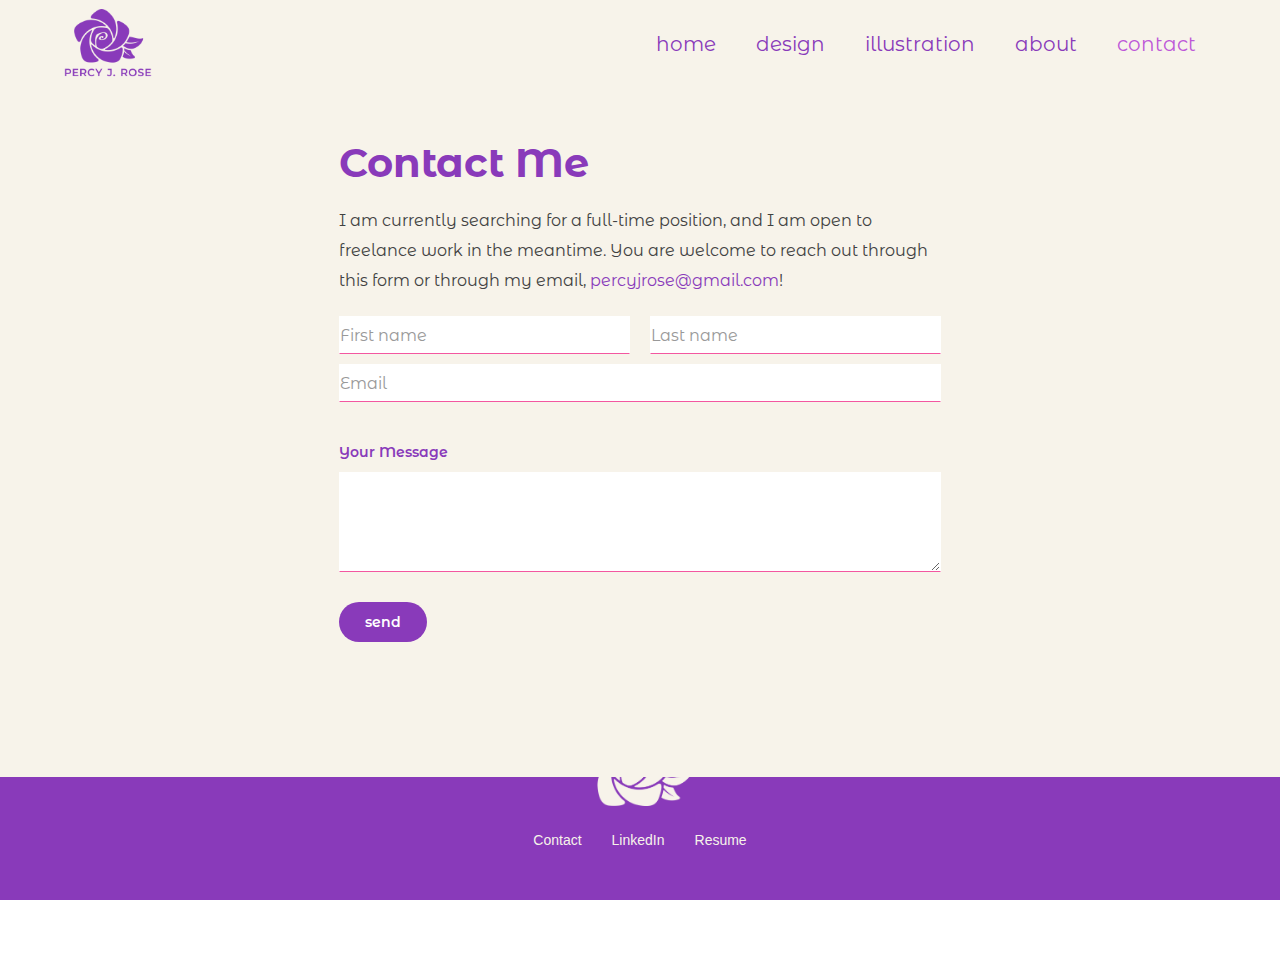
<file: contact.html>
﻿<!DOCTYPE html><!-- Last Published: Fri Feb 23 2024 00:40:20 GMT+0000 (Coordinated Universal Time) --><html data-wf-domain="www.percyjrose.com" data-wf-page="64cda3b13a5c03dcf2c62e89" data-wf-site="648764d00e90bd446bdd5717"><head><meta charset="utf-8"><title>Contact</title><meta content="Contact" property="og:title"><meta content="Contact" property="twitter:title"><meta content="width=device-width, initial-scale=1" name="viewport"><link href="648764d00e90bd446bdd5717/css/percys-portfolio-533a97.webflow.d8d53ce78.css" rel="stylesheet" type="text/css"><link href="https://fonts.googleapis.com" rel="preconnect"><link href="https://fonts.gstatic.com" rel="preconnect" crossorigin="anonymous"><script src="ajax/libs/webfont/1.6.26/webfont.js" type="text/javascript"></script><script type="text/javascript">WebFont.load({  google: {    families: ["Gothic A1:300,regular,500,600,700,800","Montserrat Alternates:100,100italic,200,200italic,300,300italic,regular,italic,500,500italic,600,600italic,700,700italic,800,800italic,900,900italic:latin,latin-ext"]  }});</script><script type="text/javascript">!function(o,c){var n=c.documentElement,t=" w-mod-";n.className+=t+"js",("ontouchstart"in o||o.DocumentTouch&&c instanceof DocumentTouch)&&(n.className+=t+"touch")}(window,document);</script><link href="648764d00e90bd446bdd5717/65023bf1f2a8fc81b9a3bc4a_logo%20sans%20leaf%2032-01.png" rel="shortcut icon" type="image/x-icon"><link href="648764d00e90bd446bdd5717/65023a2ecdfe93d8fba94aac_logo%20256.png" rel="apple-touch-icon"></head><body><div data-animation="default" data-collapse="medium" data-duration="400" data-easing="ease" data-easing2="ease" role="banner" class="navbar w-nav"><div class="container-6 w-container"><a href="index.htm" class="w-nav-brand"><img src="648764d00e90bd446bdd5717/64f8c7732858785bfb660949_logo%20test3%4010x.png" loading="lazy" sizes="88.51250457763672px" srcset="648764d00e90bd446bdd5717/64f8c7732858785bfb660949_logo%20test3%4010x-p-500.png 500w, 648764d00e90bd446bdd5717/64f8c7732858785bfb660949_logo%20test3%4010x-p-800.png 800w, 648764d00e90bd446bdd5717/64f8c7732858785bfb660949_logo%20test3%4010x-p-1080.png 1080w, 648764d00e90bd446bdd5717/64f8c7732858785bfb660949_logo%20test3%4010x-p-1600.png 1600w, 648764d00e90bd446bdd5717/64f8c7732858785bfb660949_logo%20test3%4010x-p-2000.png 2000w, 648764d00e90bd446bdd5717/64f8c7732858785bfb660949_logo%20test3%4010x-p-2600.png 2600w, 648764d00e90bd446bdd5717/64f8c7732858785bfb660949_logo%20test3%4010x-p-3200.png 3200w, 648764d00e90bd446bdd5717/64f8c7732858785bfb660949_logo%20test3%4010x.png 3982w" alt="" class="image-8"></a><nav role="navigation" class="nav-menu-3 w-nav-menu"><a href="index.htm" class="nav-link-2 w-nav-link">home</a><a href="design.html" class="nav-link-2 w-nav-link">design</a><a href="art.html" class="nav-link-2 w-nav-link">illustration</a><a href="about.html" class="nav-link-2 w-nav-link">about</a><a href="contact.html" aria-current="page" class="nav-link-2 w-nav-link w--current">contact</a></nav><div class="menu-button-2 w-nav-button"><div class="icon w-icon-nav-menu"></div></div></div></div><div class="contact-form-wrapper"><section id="contact-form" class="contact-form"><div class="container-5 w-container"><h2 class="form-title-cf7">Contact Me</h2><p>I am currently searching for a full-time position, and I am open to freelance work in the meantime. You are welcome to reach out through this form or through my email, <a href="mailto:percyjrose@gmail.com" class="link-3">percyjrose@gmail.com</a>!</p><div class="w-form"><form id="email-form" name="email-form" data-name="Email Form" method="get" class="form-cf7" data-wf-page-id="64cda3b13a5c03dcf2c62e89" data-wf-element-id="5780eca8-8f9e-c513-565a-b484fd3f86a3"><div class="form-subwrapper-cf7"><input class="text-field-cf7 w-input" maxlength="256" name="Name" data-name="Name" placeholder="First name" type="text" id="Name" required=""><input class="text-field-cf7 extra-left w-input" maxlength="256" name="name-2" data-name="Name 2" placeholder="Last name" type="text" id="name-2" required=""></div><input class="text-field-cf7 w-input" maxlength="256" name="Email" data-name="Email" placeholder="Email" type="email" id="Email-3" required=""><label for="Field" class="field-label-cf7">Your Message</label><textarea data-name="Field" maxlength="5000" id="Field" name="Field" required="" placeholder="" class="text-field-cf7 big w-input"></textarea><input type="submit" data-wait="Please wait..." class="submit-button-cf7 w-button" value="send"></form><div class="success-message-cf7 w-form-done"><div>Thank you! Your submission has been received!</div></div><div class="error-message-cf7 w-form-fail"><div>Oops! Something went wrong while submitting the form. <br>Please refresh and try again.</div></div></div></div></section></div><div class="footer"><div class="wrap"><a href="index.htm" class="w-inline-block"><img src="648764d00e90bd446bdd5717/64f8c82f2858785bfb66fb59_logo%20white%4013x.png" width="128" sizes="103.5374984741211px" srcset="648764d00e90bd446bdd5717/64f8c82f2858785bfb66fb59_logo%20white%4013x-p-500.png 500w, 648764d00e90bd446bdd5717/64f8c82f2858785bfb66fb59_logo%20white%4013x-p-800.png 800w, 648764d00e90bd446bdd5717/64f8c82f2858785bfb66fb59_logo%20white%4013x-p-1080.png 1080w, 648764d00e90bd446bdd5717/64f8c82f2858785bfb66fb59_logo%20white%4013x-p-1600.png 1600w, 648764d00e90bd446bdd5717/64f8c82f2858785bfb66fb59_logo%20white%4013x-p-2000.png 2000w, 648764d00e90bd446bdd5717/64f8c82f2858785bfb66fb59_logo%20white%4013x-p-2600.png 2600w, 648764d00e90bd446bdd5717/64f8c82f2858785bfb66fb59_logo%20white%4013x-p-3200.png 3200w, 648764d00e90bd446bdd5717/64f8c82f2858785bfb66fb59_logo%20white%4013x.png 3597w" alt="" class="image-7"></a><div class="footer-list"><a href="contact.html" aria-current="page" class="footer-link w--current">Contact</a><a href="http://linkedin.com/in/percyjrose/" target="_blank" class="footer-link">LinkedIn</a><a href="648764d00e90bd446bdd5717/Percy%20Rose%20Resume%202024.pdf" target="_blank" class="footer-link">Resume</a></div></div></div><script src="js/jquery-3.5.1.min.dc5e7f18c8.js?site=648764d00e90bd446bdd5717" type="text/javascript" integrity="sha256-9/aliU8dGd2tb6OSsuzixeV4y/faTqgFtohetphbbj0=" crossorigin="anonymous"></script><script src="648764d00e90bd446bdd5717/js/webflow.f253b5c5f.js" type="text/javascript"></script></body></html>
</file>
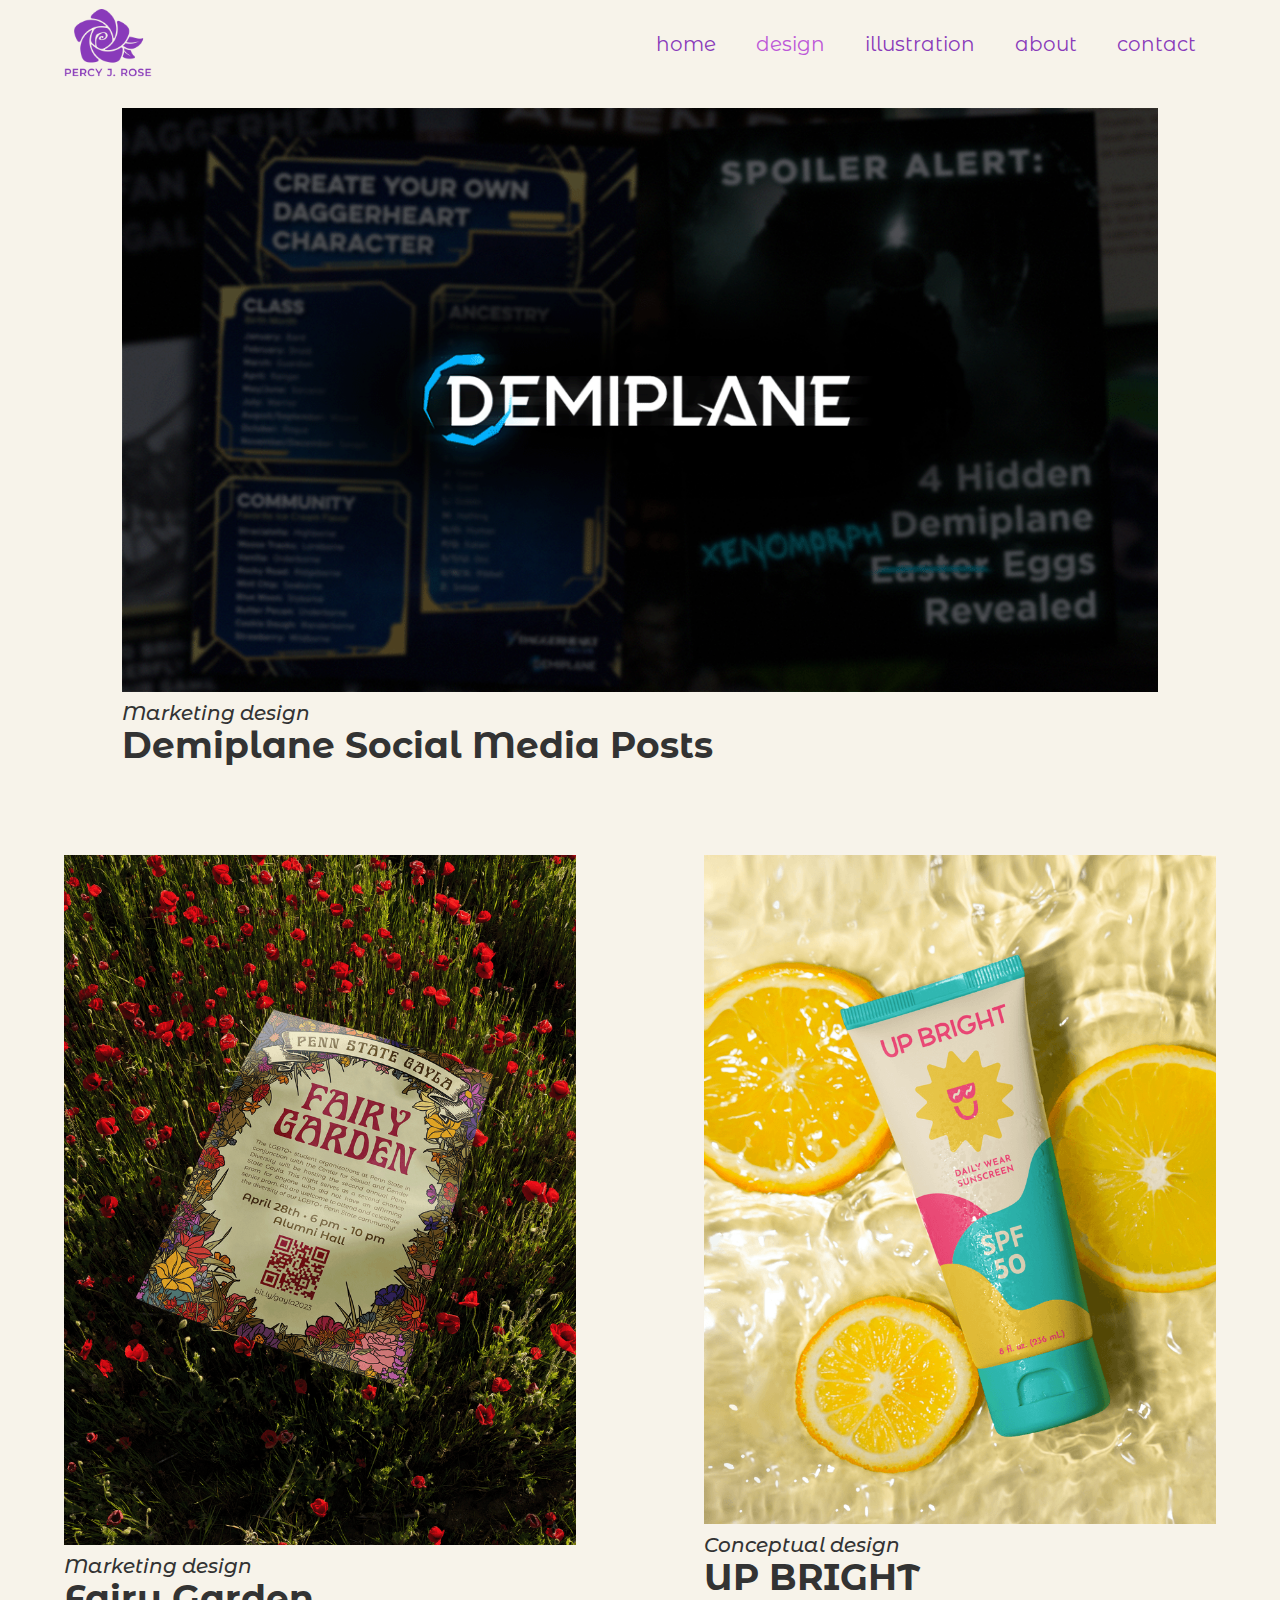
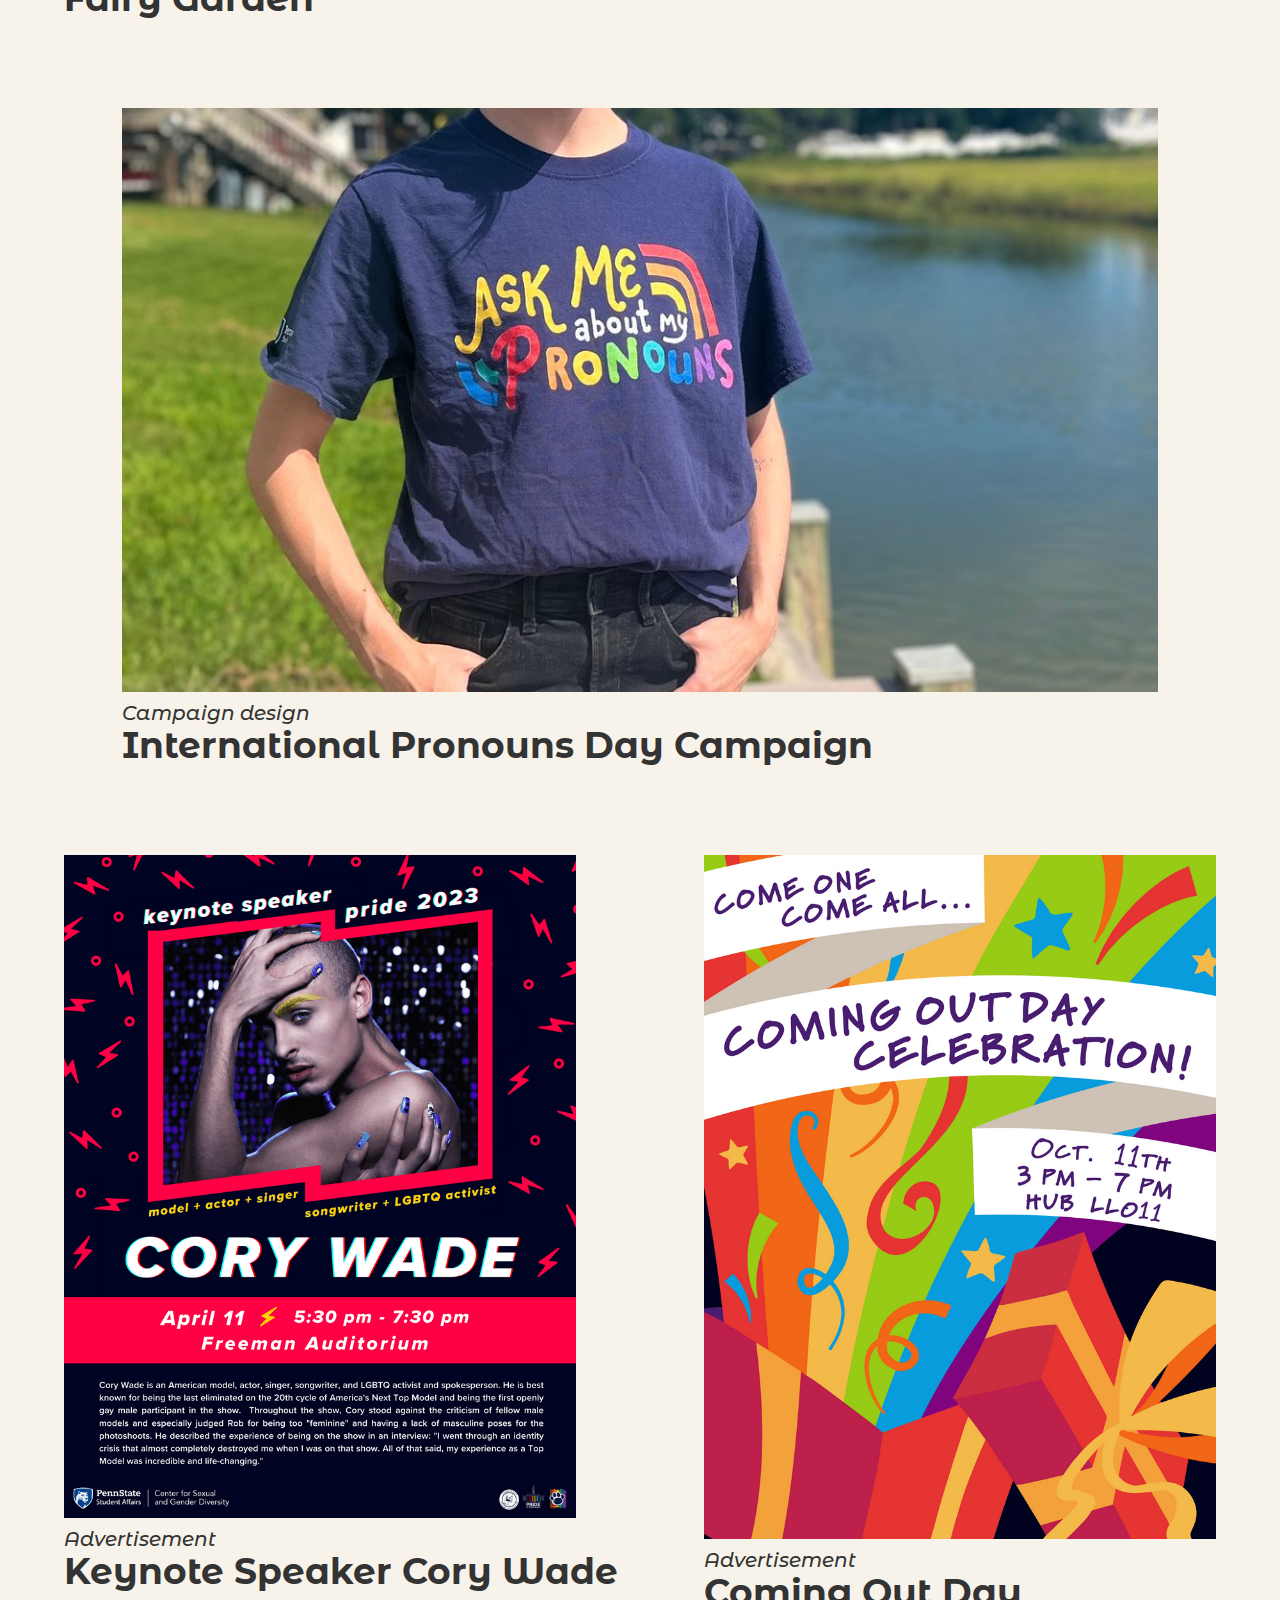
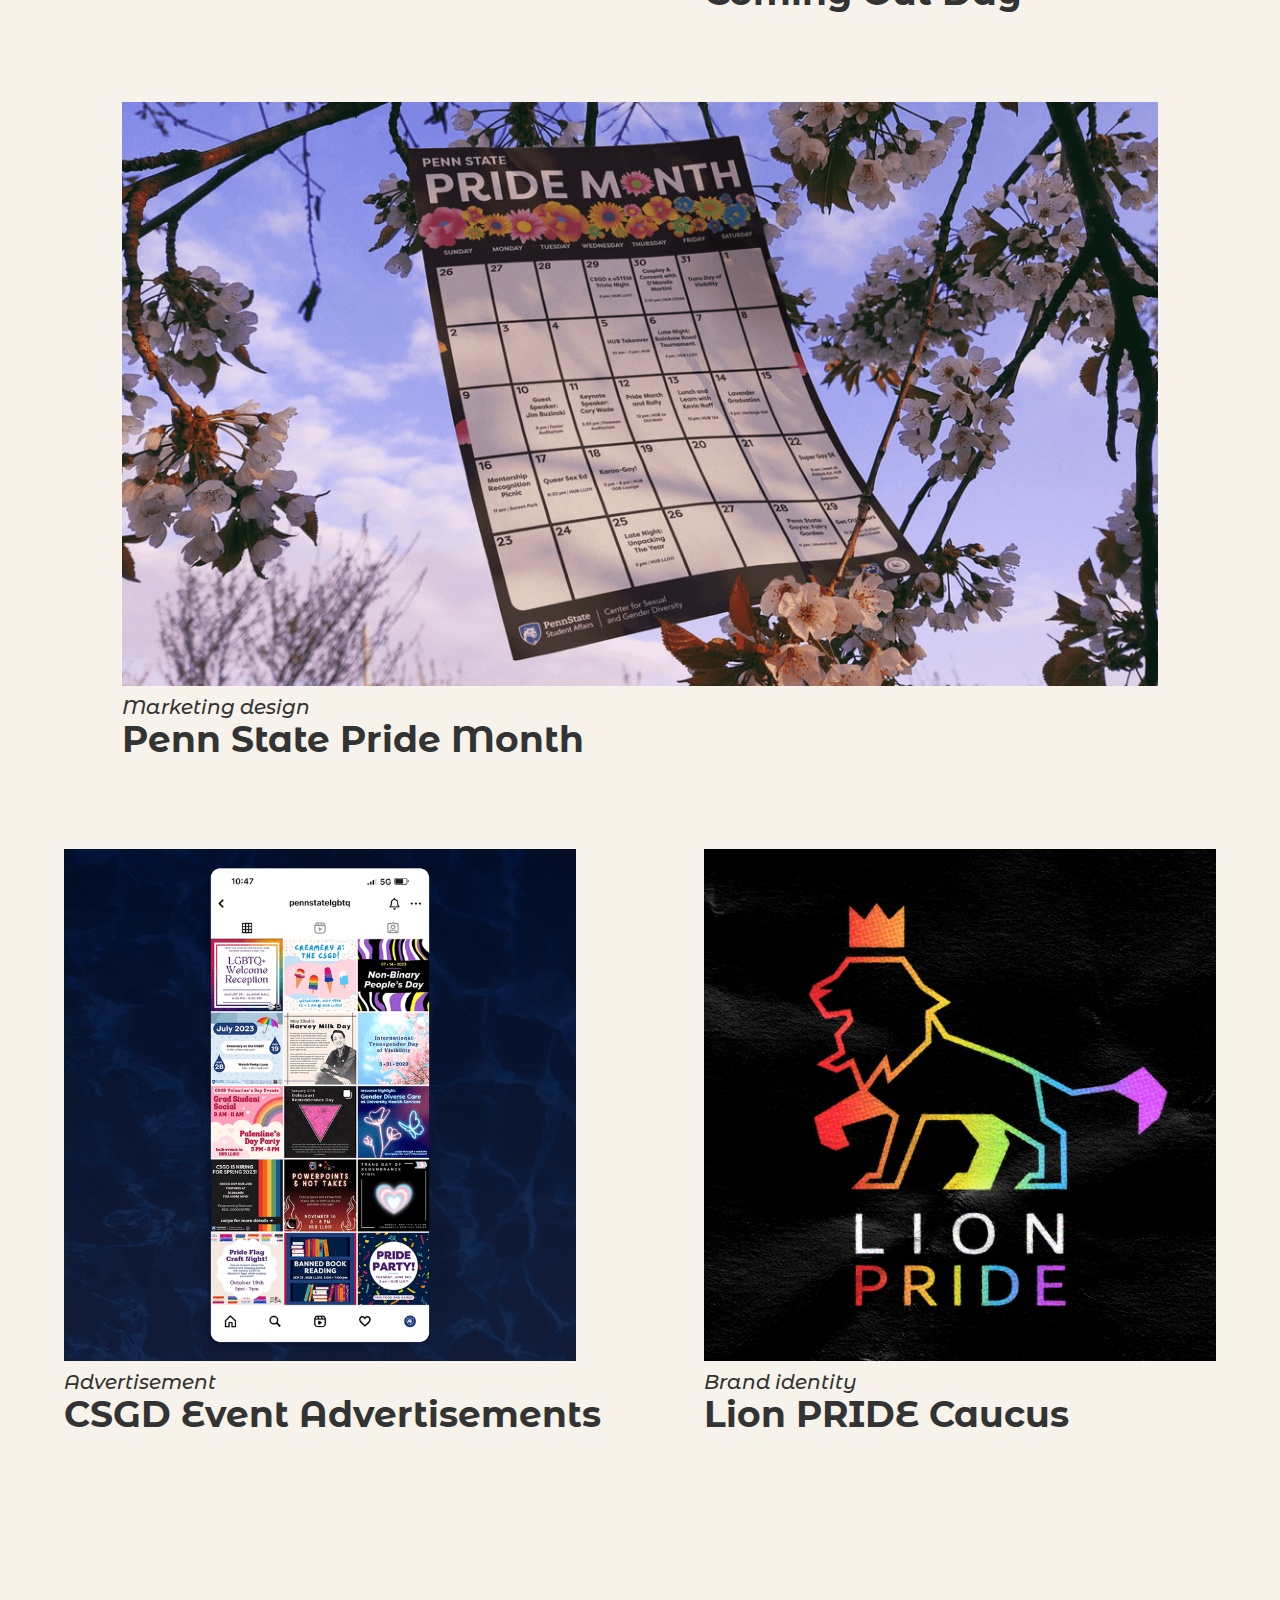
<file: design.html>
<!DOCTYPE html><!-- Last Published: Fri Feb 23 2024 00:40:20 GMT+0000 (Coordinated Universal Time) -->
<html data-wf-domain="www.percyjrose.com" data-wf-page="64cda37c648369d914aaf65b"
    data-wf-site="648764d00e90bd446bdd5717">

<head>
    <meta charset="utf-8">
    <title>Design</title>
    <meta content="Design" property="og:title">
    <meta content="Design" property="twitter:title">
    <meta content="width=device-width, initial-scale=1" name="viewport">
    <link href="648764d00e90bd446bdd5717/css/percys-portfolio-533a97.webflow.d8d53ce78.css" rel="stylesheet"
        type="text/css">
    <link href="https://fonts.googleapis.com" rel="preconnect">
    <link href="https://fonts.gstatic.com" rel="preconnect" crossorigin="anonymous">
    <script src="ajax/libs/webfont/1.6.26/webfont.js" type="text/javascript"></script>
    <script
        type="text/javascript">WebFont.load({ google: { families: ["Gothic A1:300,regular,500,600,700,800", "Montserrat Alternates:100,100italic,200,200italic,300,300italic,regular,italic,500,500italic,600,600italic,700,700italic,800,800italic,900,900italic:latin,latin-ext"] } });</script>
    <script
        type="text/javascript">!function (o, c) { var n = c.documentElement, t = " w-mod-"; n.className += t + "js", ("ontouchstart" in o || o.DocumentTouch && c instanceof DocumentTouch) && (n.className += t + "touch") }(window, document);</script>
    <link href="648764d00e90bd446bdd5717/65023bf1f2a8fc81b9a3bc4a_logo%20sans%20leaf%2032-01.png" rel="shortcut icon"
        type="image/x-icon">
    <link href="648764d00e90bd446bdd5717/65023a2ecdfe93d8fba94aac_logo%20256.png" rel="apple-touch-icon">
</head>

<body class="body">
    <div data-animation="default" data-collapse="medium" data-duration="400" data-easing="ease" data-easing2="ease"
        role="banner" class="navbar w-nav">
        <div class="container-6 w-container"><a href="index.htm" class="w-nav-brand"><img
                    src="648764d00e90bd446bdd5717/64f8c7732858785bfb660949_logo%20test3%4010x.png" loading="lazy"
                    sizes="88.51250457763672px"
                    srcset="648764d00e90bd446bdd5717/64f8c7732858785bfb660949_logo%20test3%4010x-p-500.png 500w, 648764d00e90bd446bdd5717/64f8c7732858785bfb660949_logo%20test3%4010x-p-800.png 800w, 648764d00e90bd446bdd5717/64f8c7732858785bfb660949_logo%20test3%4010x-p-1080.png 1080w, 648764d00e90bd446bdd5717/64f8c7732858785bfb660949_logo%20test3%4010x-p-1600.png 1600w, 648764d00e90bd446bdd5717/64f8c7732858785bfb660949_logo%20test3%4010x-p-2000.png 2000w, 648764d00e90bd446bdd5717/64f8c7732858785bfb660949_logo%20test3%4010x-p-2600.png 2600w, 648764d00e90bd446bdd5717/64f8c7732858785bfb660949_logo%20test3%4010x-p-3200.png 3200w, 648764d00e90bd446bdd5717/64f8c7732858785bfb660949_logo%20test3%4010x.png 3982w"
                    alt="" class="image-8"></a>
            <nav role="navigation" class="nav-menu-3 w-nav-menu"><a href="index.htm"
                    class="nav-link-2 w-nav-link">home</a><a href="design.html" aria-current="page"
                    class="nav-link-2 w-nav-link w--current">design</a><a href="art.html"
                    class="nav-link-2 w-nav-link">illustration</a><a href="about.html"
                    class="nav-link-2 w-nav-link">about</a><a href="mailto:percyjrose@gmail.com"
                    class="nav-link-2 w-nav-link">contact</a></nav>
            <div class="menu-button-2 w-nav-button">
                <div class="icon w-icon-nav-menu"></div>
            </div>
        </div>
    </div>
    <section></section>
    <section class="section-2">
        <div class="w-layout-blockcontainer works w-container">
            <div class="workcolumn4"><a href="work/demiplane.html" class="workntitle-wide w-inline-block">
                <div class="artwork-div-wide"><img
                        src="648764d00e90bd446bdd5717/demiplane%20header%20final.png"
                        loading="lazy" sizes="(max-width: 767px) 90vw, (max-width: 2591px) 81vw, 2099px"
                        srcset="648764d00e90bd446bdd5717/demiplane%20header%20final%20p500.png 500w, 648764d00e90bd446bdd5717/demiplane%20header%20final%20p800.png 800w, 648764d00e90bd446bdd5717/demiplane%20header%20final%20p1080.png 1080w, 648764d00e90bd446bdd5717/demiplane%20header%20final%20p1600.png 1600w, 648764d00e90bd446bdd5717/demiplane%20header%20final%20p2000.png 2000w, 648764d00e90bd446bdd5717/demiplane%20header%20final.png 2099w"
                        alt="" class="artwork-zoom"></div>
                <h4 class="medium">Marketing design</h4>
                <div class="worktitle">Demiplane Social Media Posts</div>
            </a></div>
            <div class="workcolumn2"><a href="work/fairy-garden.html" class="workntitle w-inline-block">
                    <div class="artwork-div"><img
                            src="648764d00e90bd446bdd5717/64f8e67865b84512fc0304fa_gayla%20mockup3%20resize2.png"
                            loading="lazy" sizes="(max-width: 767px) 90vw, (max-width: 4772px) 40vw, 1909px"
                            srcset="648764d00e90bd446bdd5717/64f8e67865b84512fc0304fa_gayla%20mockup3%20resize2-p-500.png 500w, 648764d00e90bd446bdd5717/64f8e67865b84512fc0304fa_gayla%20mockup3%20resize2-p-800.png 800w, 648764d00e90bd446bdd5717/64f8e67865b84512fc0304fa_gayla%20mockup3%20resize2-p-1080.png 1080w, 648764d00e90bd446bdd5717/64f8e67865b84512fc0304fa_gayla%20mockup3%20resize2-p-1600.png 1600w, 648764d00e90bd446bdd5717/64f8e67865b84512fc0304fa_gayla%20mockup3%20resize2.png 1909w"
                            alt="" class="artwork-zoom"></div>
                    <h4 class="medium">Marketing design</h4>
                    <div class="worktitle">Fairy Garden</div>
                </a><a href="work/up-bright.html" class="workntitle-2 w-inline-block">
                    <div class="artwork-div"><img
                            src="648764d00e90bd446bdd5717/6541342b1c9137c633f782a5_FINAL%20FINAL%20FINAL%20FINAL%20resized.png"
                            loading="lazy" sizes="(max-width: 767px) 90vw, (max-width: 3500px) 40vw, 1400px"
                            srcset="648764d00e90bd446bdd5717/6541342b1c9137c633f782a5_FINAL%20FINAL%20FINAL%20FINAL%20resized-p-500.png 500w, 648764d00e90bd446bdd5717/6541342b1c9137c633f782a5_FINAL%20FINAL%20FINAL%20FINAL%20resized-p-800.png 800w, 648764d00e90bd446bdd5717/6541342b1c9137c633f782a5_FINAL%20FINAL%20FINAL%20FINAL%20resized-p-1080.png 1080w, 648764d00e90bd446bdd5717/6541342b1c9137c633f782a5_FINAL%20FINAL%20FINAL%20FINAL%20resized.png 1400w"
                            alt="" class="artwork-zoom"></div>
                    <h4 class="medium">Conceptual design</h4>
                    <div class="worktitle">UP BRIGHT</div>
                </a></div>
            <div class="workcolumn3"><a href="work/pronouns.html" class="workntitle-wide w-inline-block">
                    <div class="artwork-div-wide"><img
                            src="648764d00e90bd446bdd5717/64e6774bc27806e268ef22ad_IMG_7461%20%281%29.jpg"
                            loading="lazy" sizes="(max-width: 767px) 90vw, (max-width: 2591px) 81vw, 2099px"
                            srcset="648764d00e90bd446bdd5717/64e6774bc27806e268ef22ad_IMG_7461%20%281%29-p-500.jpg 500w, 648764d00e90bd446bdd5717/64e6774bc27806e268ef22ad_IMG_7461%20%281%29-p-800.jpg 800w, 648764d00e90bd446bdd5717/64e6774bc27806e268ef22ad_IMG_7461%20%281%29-p-1080.jpg 1080w, 648764d00e90bd446bdd5717/64e6774bc27806e268ef22ad_IMG_7461%20%281%29-p-1600.jpg 1600w, 648764d00e90bd446bdd5717/64e6774bc27806e268ef22ad_IMG_7461%20%281%29-p-2000.jpg 2000w, 648764d00e90bd446bdd5717/64e6774bc27806e268ef22ad_IMG_7461%20%281%29.jpg 2099w"
                            alt="" class="artwork-zoom"></div>
                    <h4 class="medium">Campaign design</h4>
                    <div class="worktitle">International Pronouns Day Campaign</div>
                </a></div>
            <div class="workcolumn2">
                <div class="workntitle"><a href="work/cory-wade.html" class="artwork-div w-inline-block"><img
                            src="648764d00e90bd446bdd5717/64d31a8d86efff4efa73ac76_yellow%20accents%20%282%29.png"
                            loading="lazy" sizes="(max-width: 767px) 90vw, (max-width: 3862px) 40vw, 1545px"
                            srcset="648764d00e90bd446bdd5717/64d31a8d86efff4efa73ac76_yellow%20accents%20%282%29-p-500.png 500w, 648764d00e90bd446bdd5717/64d31a8d86efff4efa73ac76_yellow%20accents%20%282%29-p-800.png 800w, 648764d00e90bd446bdd5717/64d31a8d86efff4efa73ac76_yellow%20accents%20%282%29-p-1080.png 1080w, 648764d00e90bd446bdd5717/64d31a8d86efff4efa73ac76_yellow%20accents%20%282%29.png 1545w"
                            alt="" class="artwork-zoom"></a>
                    <h4 class="medium">Advertisement</h4>
                    <div class="worktitle">Keynote Speaker Cory Wade</div>
                </div>
                <div class="workntitle-2"><a href="work/coming-out.html" class="artwork-div w-inline-block"><img
                            src="648764d00e90bd446bdd5717/64d31c71d29f6c64abe39561_Coming%20Out%20Day%20Poster%20U.Ed%20%282%29.png"
                            loading="lazy" sizes="(max-width: 767px) 90vw, (max-width: 5760px) 40vw, 2304px"
                            srcset="648764d00e90bd446bdd5717/64d31c71d29f6c64abe39561_Coming%20Out%20Day%20Poster%20U.Ed%20%282%29-p-500.png 500w, 648764d00e90bd446bdd5717/64d31c71d29f6c64abe39561_Coming%20Out%20Day%20Poster%20U.Ed%20%282%29-p-800.png 800w, 648764d00e90bd446bdd5717/64d31c71d29f6c64abe39561_Coming%20Out%20Day%20Poster%20U.Ed%20%282%29-p-1080.png 1080w, 648764d00e90bd446bdd5717/64d31c71d29f6c64abe39561_Coming%20Out%20Day%20Poster%20U.Ed%20%282%29-p-1600.png 1600w, 648764d00e90bd446bdd5717/64d31c71d29f6c64abe39561_Coming%20Out%20Day%20Poster%20U.Ed%20%282%29-p-2000.png 2000w, 648764d00e90bd446bdd5717/64d31c71d29f6c64abe39561_Coming%20Out%20Day%20Poster%20U.Ed%20%282%29.png 2304w"
                            alt="" class="artwork-zoom"></a>
                    <h4 class="medium">Advertisement</h4>
                    <div class="worktitle">Coming Out Day</div>
                </div>
            </div>
            <div class="workcolumn3"><a href="work/pride-month.html" class="workntitle-wide w-inline-block">
                    <div class="artwork-div-wide"><img
                            src="648764d00e90bd446bdd5717/653725518aeaa62dfea8941c_pride%20month%20mockup2%20resize2.png"
                            loading="lazy" sizes="(max-width: 767px) 90vw, (max-width: 2469px) 81vw, 2000px"
                            srcset="648764d00e90bd446bdd5717/653725518aeaa62dfea8941c_pride%20month%20mockup2%20resize2-p-500.png 500w, 648764d00e90bd446bdd5717/653725518aeaa62dfea8941c_pride%20month%20mockup2%20resize2-p-800.png 800w, 648764d00e90bd446bdd5717/653725518aeaa62dfea8941c_pride%20month%20mockup2%20resize2-p-1080.png 1080w, 648764d00e90bd446bdd5717/653725518aeaa62dfea8941c_pride%20month%20mockup2%20resize2-p-1600.png 1600w, 648764d00e90bd446bdd5717/653725518aeaa62dfea8941c_pride%20month%20mockup2%20resize2.png 2000w"
                            alt="" class="artwork-zoom"></div>
                    <h4 class="medium">Marketing design</h4>
                    <div class="worktitle">Penn State Pride Month</div>
                </a></div>
            <div class="workcolumn2">
                <div class="workntitle"><a href="work/csgd-ads.html" class="artwork-div w-inline-block"><img
                            src="648764d00e90bd446bdd5717/65cc3c9c13750ec0da0191b0_ig%20fake%20page%20mockup%20square.png"
                            loading="lazy" sizes="(max-width: 767px) 90vw, (max-width: 5400px) 40vw, 2160px"
                            srcset="648764d00e90bd446bdd5717/65cc3c9c13750ec0da0191b0_ig%20fake%20page%20mockup%20square-p-500.png 500w, 648764d00e90bd446bdd5717/65cc3c9c13750ec0da0191b0_ig%20fake%20page%20mockup%20square-p-800.png 800w, 648764d00e90bd446bdd5717/65cc3c9c13750ec0da0191b0_ig%20fake%20page%20mockup%20square-p-1080.png 1080w, 648764d00e90bd446bdd5717/65cc3c9c13750ec0da0191b0_ig%20fake%20page%20mockup%20square-p-1600.png 1600w, 648764d00e90bd446bdd5717/65cc3c9c13750ec0da0191b0_ig%20fake%20page%20mockup%20square-p-2000.png 2000w, 648764d00e90bd446bdd5717/65cc3c9c13750ec0da0191b0_ig%20fake%20page%20mockup%20square.png 2160w"
                            alt="" class="artwork-zoom"></a>
                    <h4 class="medium">Advertisement</h4>
                    <div class="worktitle">CSGD Event Advertisements</div>
                </div>
                <div class="workntitle-2"><a href="work/lion-pride.html" class="artwork-div w-inline-block"><img
                            src="648764d00e90bd446bdd5717/65cc39bcb9fb6b0036b4fd97_StickerMachine_Small-Sticker4%20%288%29.png"
                            loading="lazy" sizes="(max-width: 767px) 90vw, 40vw"
                            srcset="648764d00e90bd446bdd5717/65cc39bcb9fb6b0036b4fd97_StickerMachine_Small-Sticker4%20%288%29-p-500.png 500w, 648764d00e90bd446bdd5717/65cc39bcb9fb6b0036b4fd97_StickerMachine_Small-Sticker4%20%288%29.png 671w"
                            alt="" class="artwork-zoom"></a>
                    <h4 class="medium">Brand identity</h4>
                    <div class="worktitle">Lion PRIDE Caucus</div>
                </div>
            </div>
        </div>
    </section>
    <div class="footer">
        <div class="wrap"><a href="index.htm" class="w-inline-block"><img
                    src="648764d00e90bd446bdd5717/64f8c82f2858785bfb66fb59_logo%20white%4013x.png" width="128"
                    sizes="103.5374984741211px"
                    srcset="648764d00e90bd446bdd5717/64f8c82f2858785bfb66fb59_logo%20white%4013x-p-500.png 500w, 648764d00e90bd446bdd5717/64f8c82f2858785bfb66fb59_logo%20white%4013x-p-800.png 800w, 648764d00e90bd446bdd5717/64f8c82f2858785bfb66fb59_logo%20white%4013x-p-1080.png 1080w, 648764d00e90bd446bdd5717/64f8c82f2858785bfb66fb59_logo%20white%4013x-p-1600.png 1600w, 648764d00e90bd446bdd5717/64f8c82f2858785bfb66fb59_logo%20white%4013x-p-2000.png 2000w, 648764d00e90bd446bdd5717/64f8c82f2858785bfb66fb59_logo%20white%4013x-p-2600.png 2600w, 648764d00e90bd446bdd5717/64f8c82f2858785bfb66fb59_logo%20white%4013x-p-3200.png 3200w, 648764d00e90bd446bdd5717/64f8c82f2858785bfb66fb59_logo%20white%4013x.png 3597w"
                    alt="" class="image-7"></a>
            <div class="footer-list"><a href="mailto:percyjrose@gmail.com" class="footer-link">Contact</a><a
                    href="http://linkedin.com/in/percyjrose/" target="_blank" class="footer-link">LinkedIn</a><a
                    href="648764d00e90bd446bdd5717/Percy%20Rose%20Resume%202024.pdf"
                    target="_blank" class="footer-link">Resume</a></div>
        </div>
    </div>
    <script src="js/jquery-3.5.1.min.dc5e7f18c8.js?site=648764d00e90bd446bdd5717" type="text/javascript"
        integrity="sha256-9/aliU8dGd2tb6OSsuzixeV4y/faTqgFtohetphbbj0=" crossorigin="anonymous"></script>
    <script src="648764d00e90bd446bdd5717/js/webflow.f253b5c5f.js" type="text/javascript"></script>
</body>

</html>
</file>
<file: 648764d00e90bd446bdd5717/css/percys-portfolio-533a97.webflow.d8d53ce78.css>
﻿html {
  -ms-text-size-adjust: 100%;
  -webkit-text-size-adjust: 100%;
  font-family: sans-serif;
}

body {
  margin: 0;
}

article, aside, details, figcaption, figure, footer, header, hgroup, main, menu, nav, section, summary {
  display: block;
}

audio, canvas, progress, video {
  vertical-align: baseline;
  display: inline-block;
}

audio:not([controls]) {
  height: 0;
  display: none;
}

[hidden], template {
  display: none;
}

a {
  background-color: rgba(0, 0, 0, 0);
}

a:active, a:hover {
  outline: 0;
}

abbr[title] {
  border-bottom: 1px dotted;
}

b, strong {
  font-weight: bold;
}

dfn {
  font-style: italic;
}

h1 {
  margin: .67em 0;
  font-size: 2em;
}

mark {
  color: #000;
  background: #ff0;
}

small {
  font-size: 80%;
}

sub, sup {
  vertical-align: baseline;
  font-size: 75%;
  line-height: 0;
  position: relative;
}

sup {
  top: -.5em;
}

sub {
  bottom: -.25em;
}

img {
  border: 0;
}

svg:not(:root) {
  overflow: hidden;
}

figure {
  margin: 1em 40px;
}

hr {
  box-sizing: content-box;
  height: 0;
}

pre {
  overflow: auto;
}

code, kbd, pre, samp {
  font-family: monospace;
  font-size: 1em;
}

button, input, optgroup, select, textarea {
  color: inherit;
  font: inherit;
  margin: 0;
}

button {
  overflow: visible;
}

button, select {
  text-transform: none;
}

button, html input[type="button"], input[type="reset"] {
  -webkit-appearance: button;
  cursor: pointer;
}

button[disabled], html input[disabled] {
  cursor: default;
}

button::-moz-focus-inner, input::-moz-focus-inner {
  border: 0;
  padding: 0;
}

input {
  line-height: normal;
}

input[type="checkbox"], input[type="radio"] {
  box-sizing: border-box;
  padding: 0;
}

input[type="number"]::-webkit-inner-spin-button, input[type="number"]::-webkit-outer-spin-button {
  height: auto;
}

input[type="search"] {
  -webkit-appearance: none;
}

input[type="search"]::-webkit-search-cancel-button, input[type="search"]::-webkit-search-decoration {
  -webkit-appearance: none;
}

fieldset {
  border: 1px solid silver;
  margin: 0 2px;
  padding: .35em .625em .75em;
}

legend {
  border: 0;
  padding: 0;
}

textarea {
  overflow: auto;
}

optgroup {
  font-weight: bold;
}

table {
  border-collapse: collapse;
  border-spacing: 0;
}

td, th {
  padding: 0;
}

@font-face {
  font-family: webflow-icons;
  src: url("[data-uri]") format("truetype");
  font-weight: normal;
  font-style: normal;
}

[class^="w-icon-"], [class*=" w-icon-"] {
  speak: none;
  font-variant: normal;
  text-transform: none;
  -webkit-font-smoothing: antialiased;
  -moz-osx-font-smoothing: grayscale;
  font-style: normal;
  font-weight: normal;
  line-height: 1;
  font-family: webflow-icons !important;
}

.w-icon-slider-right:before {
  content: "";
}

.w-icon-slider-left:before {
  content: "";
}

.w-icon-nav-menu:before {
  content: "";
}

.w-icon-arrow-down:before, .w-icon-dropdown-toggle:before {
  content: "";
}

.w-icon-file-upload-remove:before {
  content: "";
}

.w-icon-file-upload-icon:before {
  content: "";
}

* {
  box-sizing: border-box;
}

html {
  height: 100%;
}

body {
  min-height: 100%;
  color: #333;
  background-color: #fff;
  margin: 0;
  font-family: Arial, sans-serif;
  font-size: 14px;
  line-height: 20px;
}

img {
  max-width: 100%;
  vertical-align: middle;
  display: inline-block;
}

html.w-mod-touch * {
  background-attachment: scroll !important;
}

.w-block {
  display: block;
}

.w-inline-block {
  max-width: 100%;
  display: inline-block;
}

.w-clearfix:before, .w-clearfix:after {
  content: " ";
  grid-area: 1 / 1 / 2 / 2;
  display: table;
}

.w-clearfix:after {
  clear: both;
}

.w-hidden {
  display: none;
}

.w-button {
  color: #fff;
  line-height: inherit;
  cursor: pointer;
  background-color: #3898ec;
  border: 0;
  border-radius: 0;
  padding: 9px 15px;
  text-decoration: none;
  display: inline-block;
}

input.w-button {
  -webkit-appearance: button;
}

html[data-w-dynpage] [data-w-cloak] {
  color: rgba(0, 0, 0, 0) !important;
}

.w-code-block {
  margin: unset;
}

pre.w-code-block code {
  all: inherit;
}

.w-webflow-badge, .w-webflow-badge * {
  z-index: auto;
  visibility: visible;
  box-sizing: border-box;
  width: auto;
  height: auto;
  max-height: none;
  max-width: none;
  min-height: 0;
  min-width: 0;
  float: none;
  clear: none;
  box-shadow: none;
  opacity: 1;
  direction: ltr;
  font-family: inherit;
  font-weight: inherit;
  color: inherit;
  font-size: inherit;
  line-height: inherit;
  font-style: inherit;
  font-variant: inherit;
  text-align: inherit;
  letter-spacing: inherit;
  -webkit-text-decoration: inherit;
  text-decoration: inherit;
  text-indent: 0;
  text-transform: inherit;
  text-shadow: none;
  font-smoothing: auto;
  vertical-align: baseline;
  cursor: inherit;
  white-space: inherit;
  word-break: normal;
  word-spacing: normal;
  word-wrap: normal;
  background: none;
  border: 0 rgba(0, 0, 0, 0);
  border-radius: 0;
  margin: 0;
  padding: 0;
  list-style-type: disc;
  transition: none;
  display: block;
  position: static;
  top: auto;
  bottom: auto;
  left: auto;
  right: auto;
  overflow: visible;
  transform: none;
}

.w-webflow-badge {
  white-space: nowrap;
  cursor: pointer;
  box-shadow: 0 0 0 1px rgba(0, 0, 0, .1), 0 1px 3px rgba(0, 0, 0, .1);
  visibility: visible !important;
  z-index: 2147483647 !important;
  color: #aaadb0 !important;
  opacity: 1 !important;
  width: auto !important;
  height: auto !important;
  background-color: #fff !important;
  border-radius: 3px !important;
  margin: 0 !important;
  padding: 6px !important;
  font-size: 12px !important;
  line-height: 14px !important;
  text-decoration: none !important;
  display: inline-block !important;
  position: fixed !important;
  top: auto !important;
  bottom: 12px !important;
  left: auto !important;
  right: 12px !important;
  overflow: visible !important;
  transform: none !important;
}

.w-webflow-badge > img {
  visibility: visible !important;
  opacity: 1 !important;
  vertical-align: middle !important;
  display: inline-block !important;
}

h1, h2, h3, h4, h5, h6 {
  margin-bottom: 10px;
  font-weight: bold;
}

h1 {
  margin-top: 20px;
  font-size: 38px;
  line-height: 44px;
}

h2 {
  margin-top: 20px;
  font-size: 32px;
  line-height: 36px;
}

h3 {
  margin-top: 20px;
  font-size: 24px;
  line-height: 30px;
}

h4 {
  margin-top: 10px;
  font-size: 18px;
  line-height: 24px;
}

h5 {
  margin-top: 10px;
  font-size: 14px;
  line-height: 20px;
}

h6 {
  margin-top: 10px;
  font-size: 12px;
  line-height: 18px;
}

p {
  margin-top: 0;
  margin-bottom: 10px;
}

blockquote {
  border-left: 5px solid #e2e2e2;
  margin: 0 0 10px;
  padding: 10px 20px;
  font-size: 18px;
  line-height: 22px;
}

figure {
  margin: 0 0 10px;
}

figcaption {
  text-align: center;
  margin-top: 5px;
}

ul, ol {
  margin-top: 0;
  margin-bottom: 10px;
  padding-left: 40px;
}

.w-list-unstyled {
  padding-left: 0;
  list-style: none;
}

.w-embed:before, .w-embed:after {
  content: " ";
  grid-area: 1 / 1 / 2 / 2;
  display: table;
}

.w-embed:after {
  clear: both;
}

.w-video {
  width: 100%;
  padding: 0;
  position: relative;
}

.w-video iframe, .w-video object, .w-video embed {
  width: 100%;
  height: 100%;
  border: none;
  position: absolute;
  top: 0;
  left: 0;
}

fieldset {
  border: 0;
  margin: 0;
  padding: 0;
}

button, [type="button"], [type="reset"] {
  cursor: pointer;
  -webkit-appearance: button;
  border: 0;
}

.w-form {
  margin: 0 0 15px;
}

.w-form-done {
  text-align: center;
  background-color: #ddd;
  padding: 20px;
  display: none;
}

.w-form-fail {
  background-color: #ffdede;
  margin-top: 10px;
  padding: 10px;
  display: none;
}

label {
  margin-bottom: 5px;
  font-weight: bold;
  display: block;
}

.w-input, .w-select {
  width: 100%;
  height: 38px;
  color: #333;
  vertical-align: middle;
  background-color: #fff;
  border: 1px solid #ccc;
  margin-bottom: 10px;
  padding: 8px 12px;
  font-size: 14px;
  line-height: 1.42857;
  display: block;
}

.w-input:-moz-placeholder, .w-select:-moz-placeholder {
  color: #999;
}

.w-input::-moz-placeholder, .w-select::-moz-placeholder {
  color: #999;
  opacity: 1;
}

.w-input::-webkit-input-placeholder, .w-select::-webkit-input-placeholder {
  color: #999;
}

.w-input:focus, .w-select:focus {
  border-color: #3898ec;
  outline: 0;
}

.w-input[disabled], .w-select[disabled], .w-input[readonly], .w-select[readonly], fieldset[disabled] .w-input, fieldset[disabled] .w-select {
  cursor: not-allowed;
}

.w-input[disabled]:not(.w-input-disabled), .w-select[disabled]:not(.w-input-disabled), .w-input[readonly], .w-select[readonly], fieldset[disabled]:not(.w-input-disabled) .w-input, fieldset[disabled]:not(.w-input-disabled) .w-select {
  background-color: #eee;
}

textarea.w-input, textarea.w-select {
  height: auto;
}

.w-select {
  background-color: #f3f3f3;
}

.w-select[multiple] {
  height: auto;
}

.w-form-label {
  cursor: pointer;
  margin-bottom: 0;
  font-weight: normal;
  display: inline-block;
}

.w-radio {
  margin-bottom: 5px;
  padding-left: 20px;
  display: block;
}

.w-radio:before, .w-radio:after {
  content: " ";
  grid-area: 1 / 1 / 2 / 2;
  display: table;
}

.w-radio:after {
  clear: both;
}

.w-radio-input {
  float: left;
  margin: 3px 0 0 -20px;
  line-height: normal;
}

.w-file-upload {
  margin-bottom: 10px;
  display: block;
}

.w-file-upload-input {
  width: .1px;
  height: .1px;
  opacity: 0;
  z-index: -100;
  position: absolute;
  overflow: hidden;
}

.w-file-upload-default, .w-file-upload-uploading, .w-file-upload-success {
  color: #333;
  display: inline-block;
}

.w-file-upload-error {
  margin-top: 10px;
  display: block;
}

.w-file-upload-default.w-hidden, .w-file-upload-uploading.w-hidden, .w-file-upload-error.w-hidden, .w-file-upload-success.w-hidden {
  display: none;
}

.w-file-upload-uploading-btn {
  cursor: pointer;
  background-color: #fafafa;
  border: 1px solid #ccc;
  margin: 0;
  padding: 8px 12px;
  font-size: 14px;
  font-weight: normal;
  display: flex;
}

.w-file-upload-file {
  background-color: #fafafa;
  border: 1px solid #ccc;
  flex-grow: 1;
  justify-content: space-between;
  margin: 0;
  padding: 8px 9px 8px 11px;
  display: flex;
}

.w-file-upload-file-name {
  font-size: 14px;
  font-weight: normal;
  display: block;
}

.w-file-remove-link {
  width: auto;
  height: auto;
  cursor: pointer;
  margin-top: 3px;
  margin-left: 10px;
  padding: 3px;
  display: block;
}

.w-icon-file-upload-remove {
  margin: auto;
  font-size: 10px;
}

.w-file-upload-error-msg {
  color: #ea384c;
  padding: 2px 0;
  display: inline-block;
}

.w-file-upload-info {
  padding: 0 12px;
  line-height: 38px;
  display: inline-block;
}

.w-file-upload-label {
  cursor: pointer;
  background-color: #fafafa;
  border: 1px solid #ccc;
  margin: 0;
  padding: 8px 12px;
  font-size: 14px;
  font-weight: normal;
  display: inline-block;
}

.w-icon-file-upload-icon, .w-icon-file-upload-uploading {
  width: 20px;
  margin-right: 8px;
  display: inline-block;
}

.w-icon-file-upload-uploading {
  height: 20px;
}

.w-container {
  max-width: 940px;
  margin-left: auto;
  margin-right: auto;
}

.w-container:before, .w-container:after {
  content: " ";
  grid-area: 1 / 1 / 2 / 2;
  display: table;
}

.w-container:after {
  clear: both;
}

.w-container .w-row {
  margin-left: -10px;
  margin-right: -10px;
}

.w-row:before, .w-row:after {
  content: " ";
  grid-area: 1 / 1 / 2 / 2;
  display: table;
}

.w-row:after {
  clear: both;
}

.w-row .w-row {
  margin-left: 0;
  margin-right: 0;
}

.w-col {
  float: left;
  width: 100%;
  min-height: 1px;
  padding-left: 10px;
  padding-right: 10px;
  position: relative;
}

.w-col .w-col {
  padding-left: 0;
  padding-right: 0;
}

.w-col-1 {
  width: 8.33333%;
}

.w-col-2 {
  width: 16.6667%;
}

.w-col-3 {
  width: 25%;
}

.w-col-4 {
  width: 33.3333%;
}

.w-col-5 {
  width: 41.6667%;
}

.w-col-6 {
  width: 50%;
}

.w-col-7 {
  width: 58.3333%;
}

.w-col-8 {
  width: 66.6667%;
}

.w-col-9 {
  width: 75%;
}

.w-col-10 {
  width: 83.3333%;
}

.w-col-11 {
  width: 91.6667%;
}

.w-col-12 {
  width: 100%;
}

.w-hidden-main {
  display: none !important;
}

@media screen and (max-width: 991px) {
  .w-container {
    max-width: 728px;
  }

  .w-hidden-main {
    display: inherit !important;
  }

  .w-hidden-medium {
    display: none !important;
  }

  .w-col-medium-1 {
    width: 8.33333%;
  }

  .w-col-medium-2 {
    width: 16.6667%;
  }

  .w-col-medium-3 {
    width: 25%;
  }

  .w-col-medium-4 {
    width: 33.3333%;
  }

  .w-col-medium-5 {
    width: 41.6667%;
  }

  .w-col-medium-6 {
    width: 50%;
  }

  .w-col-medium-7 {
    width: 58.3333%;
  }

  .w-col-medium-8 {
    width: 66.6667%;
  }

  .w-col-medium-9 {
    width: 75%;
  }

  .w-col-medium-10 {
    width: 83.3333%;
  }

  .w-col-medium-11 {
    width: 91.6667%;
  }

  .w-col-medium-12 {
    width: 100%;
  }

  .w-col-stack {
    width: 100%;
    left: auto;
    right: auto;
  }
}

@media screen and (max-width: 767px) {
  .w-hidden-main, .w-hidden-medium {
    display: inherit !important;
  }

  .w-hidden-small {
    display: none !important;
  }

  .w-row, .w-container .w-row {
    margin-left: 0;
    margin-right: 0;
  }

  .w-col {
    width: 100%;
    left: auto;
    right: auto;
  }

  .w-col-small-1 {
    width: 8.33333%;
  }

  .w-col-small-2 {
    width: 16.6667%;
  }

  .w-col-small-3 {
    width: 25%;
  }

  .w-col-small-4 {
    width: 33.3333%;
  }

  .w-col-small-5 {
    width: 41.6667%;
  }

  .w-col-small-6 {
    width: 50%;
  }

  .w-col-small-7 {
    width: 58.3333%;
  }

  .w-col-small-8 {
    width: 66.6667%;
  }

  .w-col-small-9 {
    width: 75%;
  }

  .w-col-small-10 {
    width: 83.3333%;
  }

  .w-col-small-11 {
    width: 91.6667%;
  }

  .w-col-small-12 {
    width: 100%;
  }
}

@media screen and (max-width: 479px) {
  .w-container {
    max-width: none;
  }

  .w-hidden-main, .w-hidden-medium, .w-hidden-small {
    display: inherit !important;
  }

  .w-hidden-tiny {
    display: none !important;
  }

  .w-col {
    width: 100%;
  }

  .w-col-tiny-1 {
    width: 8.33333%;
  }

  .w-col-tiny-2 {
    width: 16.6667%;
  }

  .w-col-tiny-3 {
    width: 25%;
  }

  .w-col-tiny-4 {
    width: 33.3333%;
  }

  .w-col-tiny-5 {
    width: 41.6667%;
  }

  .w-col-tiny-6 {
    width: 50%;
  }

  .w-col-tiny-7 {
    width: 58.3333%;
  }

  .w-col-tiny-8 {
    width: 66.6667%;
  }

  .w-col-tiny-9 {
    width: 75%;
  }

  .w-col-tiny-10 {
    width: 83.3333%;
  }

  .w-col-tiny-11 {
    width: 91.6667%;
  }

  .w-col-tiny-12 {
    width: 100%;
  }
}

.w-widget {
  position: relative;
}

.w-widget-map {
  width: 100%;
  height: 400px;
}

.w-widget-map label {
  width: auto;
  display: inline;
}

.w-widget-map img {
  max-width: inherit;
}

.w-widget-map .gm-style-iw {
  text-align: center;
}

.w-widget-map .gm-style-iw > button {
  display: none !important;
}

.w-widget-twitter {
  overflow: hidden;
}

.w-widget-twitter-count-shim {
  vertical-align: top;
  width: 28px;
  height: 20px;
  text-align: center;
  background: #fff;
  border: 1px solid #758696;
  border-radius: 3px;
  display: inline-block;
  position: relative;
}

.w-widget-twitter-count-shim * {
  pointer-events: none;
  -webkit-user-select: none;
  -ms-user-select: none;
  user-select: none;
}

.w-widget-twitter-count-shim .w-widget-twitter-count-inner {
  text-align: center;
  color: #999;
  font-family: serif;
  font-size: 15px;
  line-height: 12px;
  position: relative;
}

.w-widget-twitter-count-shim .w-widget-twitter-count-clear {
  display: block;
  position: relative;
}

.w-widget-twitter-count-shim.w--large {
  width: 36px;
  height: 28px;
}

.w-widget-twitter-count-shim.w--large .w-widget-twitter-count-inner {
  font-size: 18px;
  line-height: 18px;
}

.w-widget-twitter-count-shim:not(.w--vertical) {
  margin-left: 5px;
  margin-right: 8px;
}

.w-widget-twitter-count-shim:not(.w--vertical).w--large {
  margin-left: 6px;
}

.w-widget-twitter-count-shim:not(.w--vertical):before, .w-widget-twitter-count-shim:not(.w--vertical):after {
  content: " ";
  height: 0;
  width: 0;
  pointer-events: none;
  border: solid rgba(0, 0, 0, 0);
  position: absolute;
  top: 50%;
  left: 0;
}

.w-widget-twitter-count-shim:not(.w--vertical):before {
  border-width: 4px;
  border-color: rgba(117, 134, 150, 0) #5d6c7b rgba(117, 134, 150, 0) rgba(117, 134, 150, 0);
  margin-top: -4px;
  margin-left: -9px;
}

.w-widget-twitter-count-shim:not(.w--vertical).w--large:before {
  border-width: 5px;
  margin-top: -5px;
  margin-left: -10px;
}

.w-widget-twitter-count-shim:not(.w--vertical):after {
  border-width: 4px;
  border-color: rgba(255, 255, 255, 0) #fff rgba(255, 255, 255, 0) rgba(255, 255, 255, 0);
  margin-top: -4px;
  margin-left: -8px;
}

.w-widget-twitter-count-shim:not(.w--vertical).w--large:after {
  border-width: 5px;
  margin-top: -5px;
  margin-left: -9px;
}

.w-widget-twitter-count-shim.w--vertical {
  width: 61px;
  height: 33px;
  margin-bottom: 8px;
}

.w-widget-twitter-count-shim.w--vertical:before, .w-widget-twitter-count-shim.w--vertical:after {
  content: " ";
  height: 0;
  width: 0;
  pointer-events: none;
  border: solid rgba(0, 0, 0, 0);
  position: absolute;
  top: 100%;
  left: 50%;
}

.w-widget-twitter-count-shim.w--vertical:before {
  border-width: 5px;
  border-color: #5d6c7b rgba(117, 134, 150, 0) rgba(117, 134, 150, 0);
  margin-left: -5px;
}

.w-widget-twitter-count-shim.w--vertical:after {
  border-width: 4px;
  border-color: #fff rgba(255, 255, 255, 0) rgba(255, 255, 255, 0);
  margin-left: -4px;
}

.w-widget-twitter-count-shim.w--vertical .w-widget-twitter-count-inner {
  font-size: 18px;
  line-height: 22px;
}

.w-widget-twitter-count-shim.w--vertical.w--large {
  width: 76px;
}

.w-background-video {
  height: 500px;
  color: #fff;
  position: relative;
  overflow: hidden;
}

.w-background-video > video {
  width: 100%;
  height: 100%;
  object-fit: cover;
  z-index: -100;
  background-position: 50%;
  background-size: cover;
  margin: auto;
  position: absolute;
  top: -100%;
  bottom: -100%;
  left: -100%;
  right: -100%;
}

.w-background-video > video::-webkit-media-controls-start-playback-button {
  -webkit-appearance: none;
  display: none !important;
}

.w-background-video--control {
  background-color: rgba(0, 0, 0, 0);
  padding: 0;
  position: absolute;
  bottom: 1em;
  right: 1em;
}

.w-background-video--control > [hidden] {
  display: none !important;
}

.w-slider {
  height: 300px;
  text-align: center;
  clear: both;
  -webkit-tap-highlight-color: rgba(0, 0, 0, 0);
  tap-highlight-color: rgba(0, 0, 0, 0);
  background: #ddd;
  position: relative;
}

.w-slider-mask {
  z-index: 1;
  height: 100%;
  white-space: nowrap;
  display: block;
  position: relative;
  left: 0;
  right: 0;
  overflow: hidden;
}

.w-slide {
  vertical-align: top;
  width: 100%;
  height: 100%;
  white-space: normal;
  text-align: left;
  display: inline-block;
  position: relative;
}

.w-slider-nav {
  z-index: 2;
  height: 40px;
  text-align: center;
  -webkit-tap-highlight-color: rgba(0, 0, 0, 0);
  tap-highlight-color: rgba(0, 0, 0, 0);
  margin: auto;
  padding-top: 10px;
  position: absolute;
  top: auto;
  bottom: 0;
  left: 0;
  right: 0;
}

.w-slider-nav.w-round > div {
  border-radius: 100%;
}

.w-slider-nav.w-num > div {
  width: auto;
  height: auto;
  font-size: inherit;
  line-height: inherit;
  padding: .2em .5em;
}

.w-slider-nav.w-shadow > div {
  box-shadow: 0 0 3px rgba(51, 51, 51, .4);
}

.w-slider-nav-invert {
  color: #fff;
}

.w-slider-nav-invert > div {
  background-color: rgba(34, 34, 34, .4);
}

.w-slider-nav-invert > div.w-active {
  background-color: #222;
}

.w-slider-dot {
  width: 1em;
  height: 1em;
  cursor: pointer;
  background-color: rgba(255, 255, 255, .4);
  margin: 0 3px .5em;
  transition: background-color .1s, color .1s;
  display: inline-block;
  position: relative;
}

.w-slider-dot.w-active {
  background-color: #fff;
}

.w-slider-dot:focus {
  outline: none;
  box-shadow: 0 0 0 2px #fff;
}

.w-slider-dot:focus.w-active {
  box-shadow: none;
}

.w-slider-arrow-left, .w-slider-arrow-right {
  width: 80px;
  cursor: pointer;
  color: #fff;
  -webkit-tap-highlight-color: rgba(0, 0, 0, 0);
  tap-highlight-color: rgba(0, 0, 0, 0);
  -webkit-user-select: none;
  -ms-user-select: none;
  user-select: none;
  margin: auto;
  font-size: 40px;
  position: absolute;
  top: 0;
  bottom: 0;
  left: 0;
  right: 0;
  overflow: hidden;
}

.w-slider-arrow-left [class^="w-icon-"], .w-slider-arrow-right [class^="w-icon-"], .w-slider-arrow-left [class*=" w-icon-"], .w-slider-arrow-right [class*=" w-icon-"] {
  position: absolute;
}

.w-slider-arrow-left:focus, .w-slider-arrow-right:focus {
  outline: 0;
}

.w-slider-arrow-left {
  z-index: 3;
  right: auto;
}

.w-slider-arrow-right {
  z-index: 4;
  left: auto;
}

.w-icon-slider-left, .w-icon-slider-right {
  width: 1em;
  height: 1em;
  margin: auto;
  top: 0;
  bottom: 0;
  left: 0;
  right: 0;
}

.w-slider-aria-label {
  clip: rect(0 0 0 0);
  height: 1px;
  width: 1px;
  border: 0;
  margin: -1px;
  padding: 0;
  position: absolute;
  overflow: hidden;
}

.w-slider-force-show {
  display: block !important;
}

.w-dropdown {
  text-align: left;
  z-index: 900;
  margin-left: auto;
  margin-right: auto;
  display: inline-block;
  position: relative;
}

.w-dropdown-btn, .w-dropdown-toggle, .w-dropdown-link {
  vertical-align: top;
  color: #222;
  text-align: left;
  white-space: nowrap;
  margin-left: auto;
  margin-right: auto;
  padding: 20px;
  text-decoration: none;
  position: relative;
}

.w-dropdown-toggle {
  -webkit-user-select: none;
  -ms-user-select: none;
  user-select: none;
  cursor: pointer;
  padding-right: 40px;
  display: inline-block;
}

.w-dropdown-toggle:focus {
  outline: 0;
}

.w-icon-dropdown-toggle {
  width: 1em;
  height: 1em;
  margin: auto 20px auto auto;
  position: absolute;
  top: 0;
  bottom: 0;
  right: 0;
}

.w-dropdown-list {
  min-width: 100%;
  background: #ddd;
  display: none;
  position: absolute;
}

.w-dropdown-list.w--open {
  display: block;
}

.w-dropdown-link {
  color: #222;
  padding: 10px 20px;
  display: block;
}

.w-dropdown-link.w--current {
  color: #0082f3;
}

.w-dropdown-link:focus {
  outline: 0;
}

@media screen and (max-width: 767px) {
  .w-nav-brand {
    padding-left: 10px;
  }
}

.w-lightbox-backdrop {
  cursor: auto;
  letter-spacing: normal;
  text-indent: 0;
  text-shadow: none;
  text-transform: none;
  visibility: visible;
  white-space: normal;
  word-break: normal;
  word-spacing: normal;
  word-wrap: normal;
  color: #fff;
  text-align: center;
  z-index: 2000;
  opacity: 0;
  -webkit-user-select: none;
  -moz-user-select: none;
  -webkit-tap-highlight-color: transparent;
  background: rgba(0, 0, 0, .9);
  outline: 0;
  font-family: Helvetica Neue, Helvetica, Ubuntu, Segoe UI, Verdana, sans-serif;
  font-size: 17px;
  font-style: normal;
  font-weight: 300;
  line-height: 1.2;
  list-style: disc;
  position: fixed;
  top: 0;
  bottom: 0;
  left: 0;
  right: 0;
  -webkit-transform: translate(0);
}

.w-lightbox-backdrop, .w-lightbox-container {
  height: 100%;
  -webkit-overflow-scrolling: touch;
  overflow: auto;
}

.w-lightbox-content {
  height: 100vh;
  position: relative;
  overflow: hidden;
}

.w-lightbox-view {
  width: 100vw;
  height: 100vh;
  opacity: 0;
  position: absolute;
}

.w-lightbox-view:before {
  content: "";
  height: 100vh;
}

.w-lightbox-group, .w-lightbox-group .w-lightbox-view, .w-lightbox-group .w-lightbox-view:before {
  height: 86vh;
}

.w-lightbox-frame, .w-lightbox-view:before {
  vertical-align: middle;
  display: inline-block;
}

.w-lightbox-figure {
  margin: 0;
  position: relative;
}

.w-lightbox-group .w-lightbox-figure {
  cursor: pointer;
}

.w-lightbox-img {
  width: auto;
  height: auto;
  max-width: none;
}

.w-lightbox-image {
  float: none;
  max-width: 100vw;
  max-height: 100vh;
  display: block;
}

.w-lightbox-group .w-lightbox-image {
  max-height: 86vh;
}

.w-lightbox-caption {
  text-align: left;
  text-overflow: ellipsis;
  white-space: nowrap;
  background: rgba(0, 0, 0, .4);
  padding: .5em 1em;
  position: absolute;
  bottom: 0;
  left: 0;
  right: 0;
  overflow: hidden;
}

.w-lightbox-embed {
  width: 100%;
  height: 100%;
  position: absolute;
  top: 0;
  bottom: 0;
  left: 0;
  right: 0;
}

.w-lightbox-control {
  width: 4em;
  cursor: pointer;
  background-position: center;
  background-repeat: no-repeat;
  background-size: 24px;
  transition: all .3s;
  position: absolute;
  top: 0;
}

.w-lightbox-left {
  background-image: url("[data-uri]");
  display: none;
  bottom: 0;
  left: 0;
}

.w-lightbox-right {
  background-image: url("[data-uri]");
  display: none;
  bottom: 0;
  right: 0;
}

.w-lightbox-close {
  height: 2.6em;
  background-image: url("[data-uri]");
  background-size: 18px;
  right: 0;
}

.w-lightbox-strip {
  white-space: nowrap;
  padding: 0 1vh;
  line-height: 0;
  position: absolute;
  bottom: 0;
  left: 0;
  right: 0;
  overflow-x: auto;
  overflow-y: hidden;
}

.w-lightbox-item {
  width: 10vh;
  box-sizing: content-box;
  cursor: pointer;
  padding: 2vh 1vh;
  display: inline-block;
  -webkit-transform: translate3d(0, 0, 0);
}

.w-lightbox-active {
  opacity: .3;
}

.w-lightbox-thumbnail {
  height: 10vh;
  background: #222;
  position: relative;
  overflow: hidden;
}

.w-lightbox-thumbnail-image {
  position: absolute;
  top: 0;
  left: 0;
}

.w-lightbox-thumbnail .w-lightbox-tall {
  width: 100%;
  top: 50%;
  transform: translate(0, -50%);
}

.w-lightbox-thumbnail .w-lightbox-wide {
  height: 100%;
  left: 50%;
  transform: translate(-50%);
}

.w-lightbox-spinner {
  box-sizing: border-box;
  width: 40px;
  height: 40px;
  border: 5px solid rgba(0, 0, 0, .4);
  border-radius: 50%;
  margin-top: -20px;
  margin-left: -20px;
  animation: .8s linear infinite spin;
  position: absolute;
  top: 50%;
  left: 50%;
}

.w-lightbox-spinner:after {
  content: "";
  border: 3px solid rgba(0, 0, 0, 0);
  border-bottom-color: #fff;
  border-radius: 50%;
  position: absolute;
  top: -4px;
  bottom: -4px;
  left: -4px;
  right: -4px;
}

.w-lightbox-hide {
  display: none;
}

.w-lightbox-noscroll {
  overflow: hidden;
}

@media (min-width: 768px) {
  .w-lightbox-content {
    height: 96vh;
    margin-top: 2vh;
  }

  .w-lightbox-view, .w-lightbox-view:before {
    height: 96vh;
  }

  .w-lightbox-group, .w-lightbox-group .w-lightbox-view, .w-lightbox-group .w-lightbox-view:before {
    height: 84vh;
  }

  .w-lightbox-image {
    max-width: 96vw;
    max-height: 96vh;
  }

  .w-lightbox-group .w-lightbox-image {
    max-width: 82.3vw;
    max-height: 84vh;
  }

  .w-lightbox-left, .w-lightbox-right {
    opacity: .5;
    display: block;
  }

  .w-lightbox-close {
    opacity: .8;
  }

  .w-lightbox-control:hover {
    opacity: 1;
  }
}

.w-lightbox-inactive, .w-lightbox-inactive:hover {
  opacity: 0;
}

.w-richtext:before, .w-richtext:after {
  content: " ";
  grid-area: 1 / 1 / 2 / 2;
  display: table;
}

.w-richtext:after {
  clear: both;
}

.w-richtext[contenteditable="true"]:before, .w-richtext[contenteditable="true"]:after {
  white-space: initial;
}

.w-richtext ol, .w-richtext ul {
  overflow: hidden;
}

.w-richtext .w-richtext-figure-selected.w-richtext-figure-type-video div:after, .w-richtext .w-richtext-figure-selected[data-rt-type="video"] div:after, .w-richtext .w-richtext-figure-selected.w-richtext-figure-type-image div, .w-richtext .w-richtext-figure-selected[data-rt-type="image"] div {
  outline: 2px solid #2895f7;
}

.w-richtext figure.w-richtext-figure-type-video > div:after, .w-richtext figure[data-rt-type="video"] > div:after {
  content: "";
  display: none;
  position: absolute;
  top: 0;
  bottom: 0;
  left: 0;
  right: 0;
}

.w-richtext figure {
  max-width: 60%;
  position: relative;
}

.w-richtext figure > div:before {
  cursor: default !important;
}

.w-richtext figure img {
  width: 100%;
}

.w-richtext figure figcaption.w-richtext-figcaption-placeholder {
  opacity: .6;
}

.w-richtext figure div {
  color: rgba(0, 0, 0, 0);
  font-size: 0;
}

.w-richtext figure.w-richtext-figure-type-image, .w-richtext figure[data-rt-type="image"] {
  display: table;
}

.w-richtext figure.w-richtext-figure-type-image > div, .w-richtext figure[data-rt-type="image"] > div {
  display: inline-block;
}

.w-richtext figure.w-richtext-figure-type-image > figcaption, .w-richtext figure[data-rt-type="image"] > figcaption {
  caption-side: bottom;
  display: table-caption;
}

.w-richtext figure.w-richtext-figure-type-video, .w-richtext figure[data-rt-type="video"] {
  width: 60%;
  height: 0;
}

.w-richtext figure.w-richtext-figure-type-video iframe, .w-richtext figure[data-rt-type="video"] iframe {
  width: 100%;
  height: 100%;
  position: absolute;
  top: 0;
  left: 0;
}

.w-richtext figure.w-richtext-figure-type-video > div, .w-richtext figure[data-rt-type="video"] > div {
  width: 100%;
}

.w-richtext figure.w-richtext-align-center {
  clear: both;
  margin-left: auto;
  margin-right: auto;
}

.w-richtext figure.w-richtext-align-center.w-richtext-figure-type-image > div, .w-richtext figure.w-richtext-align-center[data-rt-type="image"] > div {
  max-width: 100%;
}

.w-richtext figure.w-richtext-align-normal {
  clear: both;
}

.w-richtext figure.w-richtext-align-fullwidth {
  width: 100%;
  max-width: 100%;
  text-align: center;
  clear: both;
  margin-left: auto;
  margin-right: auto;
  display: block;
}

.w-richtext figure.w-richtext-align-fullwidth > div {
  padding-bottom: inherit;
  display: inline-block;
}

.w-richtext figure.w-richtext-align-fullwidth > figcaption {
  display: block;
}

.w-richtext figure.w-richtext-align-floatleft {
  float: left;
  clear: none;
  margin-right: 15px;
}

.w-richtext figure.w-richtext-align-floatright {
  float: right;
  clear: none;
  margin-left: 15px;
}

.w-nav {
  z-index: 1000;
  background: #ddd;
  position: relative;
}

.w-nav:before, .w-nav:after {
  content: " ";
  grid-area: 1 / 1 / 2 / 2;
  display: table;
}

.w-nav:after {
  clear: both;
}

.w-nav-brand {
  float: left;
  color: #333;
  text-decoration: none;
  position: relative;
}

.w-nav-link {
  vertical-align: top;
  color: #222;
  text-align: left;
  margin-left: auto;
  margin-right: auto;
  padding: 20px;
  text-decoration: none;
  display: inline-block;
  position: relative;
}

.w-nav-link.w--current {
  color: #0082f3;
}

.w-nav-menu {
  float: right;
  position: relative;
}

[data-nav-menu-open] {
  text-align: center;
  min-width: 200px;
  background: #c8c8c8;
  position: absolute;
  top: 100%;
  left: 0;
  right: 0;
  overflow: visible;
  display: block !important;
}

.w--nav-link-open {
  display: block;
  position: relative;
}

.w-nav-overlay {
  width: 100%;
  display: none;
  position: absolute;
  top: 100%;
  left: 0;
  right: 0;
  overflow: hidden;
}

.w-nav-overlay [data-nav-menu-open] {
  top: 0;
}

.w-nav[data-animation="over-left"] .w-nav-overlay {
  width: auto;
}

.w-nav[data-animation="over-left"] .w-nav-overlay, .w-nav[data-animation="over-left"] [data-nav-menu-open] {
  z-index: 1;
  top: 0;
  right: auto;
}

.w-nav[data-animation="over-right"] .w-nav-overlay {
  width: auto;
}

.w-nav[data-animation="over-right"] .w-nav-overlay, .w-nav[data-animation="over-right"] [data-nav-menu-open] {
  z-index: 1;
  top: 0;
  left: auto;
}

.w-nav-button {
  float: right;
  cursor: pointer;
  -webkit-tap-highlight-color: rgba(0, 0, 0, 0);
  tap-highlight-color: rgba(0, 0, 0, 0);
  -webkit-user-select: none;
  -ms-user-select: none;
  user-select: none;
  padding: 18px;
  font-size: 24px;
  display: none;
  position: relative;
}

.w-nav-button:focus {
  outline: 0;
}

.w-nav-button.w--open {
  color: #fff;
  background-color: #c8c8c8;
}

.w-nav[data-collapse="all"] .w-nav-menu {
  display: none;
}

.w-nav[data-collapse="all"] .w-nav-button, .w--nav-dropdown-open, .w--nav-dropdown-toggle-open {
  display: block;
}

.w--nav-dropdown-list-open {
  position: static;
}

@media screen and (max-width: 991px) {
  .w-nav[data-collapse="medium"] .w-nav-menu {
    display: none;
  }

  .w-nav[data-collapse="medium"] .w-nav-button {
    display: block;
  }
}

@media screen and (max-width: 767px) {
  .w-nav[data-collapse="small"] .w-nav-menu {
    display: none;
  }

  .w-nav[data-collapse="small"] .w-nav-button {
    display: block;
  }

  .w-nav-brand {
    padding-left: 10px;
  }
}

@media screen and (max-width: 479px) {
  .w-nav[data-collapse="tiny"] .w-nav-menu {
    display: none;
  }

  .w-nav[data-collapse="tiny"] .w-nav-button {
    display: block;
  }
}

.w-tabs {
  position: relative;
}

.w-tabs:before, .w-tabs:after {
  content: " ";
  grid-area: 1 / 1 / 2 / 2;
  display: table;
}

.w-tabs:after {
  clear: both;
}

.w-tab-menu {
  position: relative;
}

.w-tab-link {
  vertical-align: top;
  text-align: left;
  cursor: pointer;
  color: #222;
  background-color: #ddd;
  padding: 9px 30px;
  text-decoration: none;
  display: inline-block;
  position: relative;
}

.w-tab-link.w--current {
  background-color: #c8c8c8;
}

.w-tab-link:focus {
  outline: 0;
}

.w-tab-content {
  display: block;
  position: relative;
  overflow: hidden;
}

.w-tab-pane {
  display: none;
  position: relative;
}

.w--tab-active {
  display: block;
}

@media screen and (max-width: 479px) {
  .w-tab-link {
    display: block;
  }
}

.w-ix-emptyfix:after {
  content: "";
}

@keyframes spin {
  0% {
    transform: rotate(0);
  }

  100% {
    transform: rotate(360deg);
  }
}

.w-dyn-empty {
  background-color: #ddd;
  padding: 10px;
}

.w-dyn-hide, .w-dyn-bind-empty, .w-condition-invisible {
  display: none !important;
}

.wf-layout-layout {
  display: grid;
}

:root {
  --floral-white: #f7f3ea;
  --dark-orchid: #893aba;
  --hot-pink: #f357a0;
  --medium-orchid: #bd58d8;
  --white: white;
  --black: black;
  --orange: #fe9e16;
  --goldenrod: #ffbd19;
  --yellow-green: #cbe441;
  --aquamarine: #0af8bc;
  --deep-sky-blue: #1faad1;
}

.w-layout-blockcontainer {
  max-width: 940px;
  margin-left: auto;
  margin-right: auto;
  display: block;
}

@media screen and (max-width: 991px) {
  .w-layout-blockcontainer {
    max-width: 728px;
  }
}

@media screen and (max-width: 767px) {
  .w-layout-blockcontainer {
    max-width: none;
  }
}

h1 {
  color: #fff;
  margin-top: 20px;
  margin-bottom: 10px;
  font-size: 10vh;
  font-weight: 700;
  line-height: 10vh;
}

h2 {
  color: #fff;
  margin-top: 20px;
  margin-bottom: 20px;
  font-size: 38px;
  font-weight: 700;
  line-height: 48px;
}

h3 {
  color: #6b6b6b;
  margin-top: 10px;
  margin-bottom: 25px;
  font-size: 24px;
  font-weight: 400;
  line-height: 40px;
}

h4 {
  color: #fff;
  margin-top: 10px;
  margin-bottom: 10px;
  font-size: 18px;
  font-weight: 700;
  line-height: 24px;
}

p {
  color: #414141;
  margin-bottom: 10px;
  font-size: 16px;
  line-height: 30px;
}

a {
  color: #000;
  text-decoration: underline;
}

.section {
  z-index: 3;
  width: 100%;
  height: 90vh;
  flex-direction: column;
  justify-content: center;
  align-items: center;
  padding-top: 0;
  display: flex;
  position: -webkit-sticky;
  position: sticky;
}

.section.center {
  z-index: 2;
  width: 100vw;
  height: 100vh;
  -webkit-text-fill-color: inherit;
  object-fit: fill;
  background-color: #f7f3ea;
  background-clip: border-box;
  justify-content: center;
  align-items: flex-start;
  padding-top: 0;
  display: flex;
  position: -webkit-sticky;
  position: sticky;
  overflow: visible;
}

.body {
  background-color: #f7f3ea;
  font-family: Montserrat Alternates, sans-serif;
  font-weight: 400;
}

.wrap {
  max-width: 700px;
  text-align: center;
  padding-top: 20px;
  padding-bottom: 20px;
}

.nav-link {
  color: #893aba;
  flex: 0 auto;
  margin-bottom: 20px;
  margin-left: 15px;
  margin-right: 15px;
  padding-top: 40px;
  padding-left: 0;
  padding-right: 0;
  font-size: 18px;
  font-weight: 400;
}

.nav-link:hover {
  color: #f357a0;
}

.nav-link.w--current {
  color: #bd58d8;
}

.black-text {
  color: #000;
}

.feature-wrap {
  width: 90vw;
  border: 1px #000;
  flex-direction: row;
  justify-content: space-around;
  align-items: center;
  margin-top: 10vh;
  margin-bottom: 10vh;
  padding-left: 10vw;
  padding-right: 10vw;
  display: flex;
}

.feature-wrap.reverse {
  flex-direction: row-reverse;
}

.hero-subhead {
  width: 60%;
  float: none;
  color: #893aba;
  text-align: center;
  object-fit: fill;
  align-self: auto;
  align-items: flex-start;
  margin: auto;
  font-family: Montserrat Alternates, sans-serif;
  font-size: 26px;
  font-weight: 300;
  line-height: 44px;
  display: block;
  position: relative;
  top: auto;
  bottom: auto;
  left: auto;
  right: auto;
}

.footer {
  z-index: 0;
  background-color: #893aba;
  justify-content: center;
  align-items: center;
  display: flex;
  position: -webkit-sticky;
  position: sticky;
  top: auto;
  bottom: 0%;
  left: 0%;
  right: 0%;
  overflow: visible;
}

.footer-link {
  color: #f7f3ea;
  margin-left: 15px;
  margin-right: 15px;
  font-size: 14px;
  text-decoration: none;
}

.footer-link:hover {
  color: #cbe441;
}

.footer-list {
  padding-top: 24px;
  padding-bottom: 30px;
}

.arrow {
  z-index: 2;
  max-width: 20px;
  margin-left: auto;
  margin-right: auto;
  display: block;
  position: absolute;
  bottom: 20px;
  left: 0;
  right: 0;
}

.image-licensing {
  background-color: rgba(0, 0, 0, .05);
  border: 1px solid rgba(0, 0, 0, .1);
  margin-top: 30px;
  margin-bottom: 30px;
  padding: 15px;
  line-height: 24px;
}

.image-licensing-wrap {
  max-width: 600px;
  flex: 1;
}

.header-image {
  z-index: 2;
  min-height: 100%;
  min-width: 100%;
  background-color: var(--floral-white);
  flex-flow: column;
  justify-content: center;
  align-items: center;
  display: flex;
  position: relative;
}

.rainbow {
  max-width: 60%;
  position: relative;
  top: 50%;
  transform: translate(0, -50%);
}

.sidebyside {
  z-index: 2;
  height: 90vh;
  min-width: 100%;
  background-color: var(--dark-orchid);
  color: #f7f3ea;
  justify-content: space-between;
  align-items: center;
  text-decoration: none;
  display: flex;
  position: relative;
  overflow: hidden;
}

.heading-4 {
  color: #f7f3ea;
  text-align: center;
  text-transform: uppercase;
  margin-left: auto;
  margin-right: auto;
  font-size: 70px;
  display: block;
}

.heading-4:hover {
  color: #cbe441;
}

.sidebysideimg {
  z-index: 2;
  min-width: 100%;
  object-fit: cover;
  position: relative;
  overflow: hidden;
}

.text-block-3 {
  color: #f7f3ea;
  text-align: center;
  font-size: 18px;
}

.text-block-3:hover {
  color: #cbe441;
}

.div-block-14 {
  width: 100%;
  max-width: 136px;
  object-fit: fill;
  justify-content: space-around;
  align-items: center;
  margin-left: auto;
  margin-right: auto;
  display: flex;
}

.image-5 {
  max-height: 20px;
}

.linkheader {
  color: #f7f3ea;
  flex-direction: column;
  justify-content: center;
  align-self: center;
  align-items: center;
  margin-left: auto;
  margin-right: auto;
  text-decoration: none;
  display: flex;
}

.linkheader:hover {
  color: #cbe441;
}

.sidebyside-2 {
  z-index: 2;
  height: 90vh;
  min-width: 100%;
  background-color: var(--dark-orchid);
  color: #f7f3ea;
  justify-content: space-between;
  align-items: center;
  text-decoration: none;
  display: flex;
  position: relative;
  overflow: hidden;
}

.sidebyside-3 {
  z-index: 2;
  height: 100vh;
  min-width: 100%;
  color: #f7f3ea;
  background-color: #f7f3ea;
  justify-content: space-between;
  align-items: center;
  text-decoration: none;
  display: flex;
  position: relative;
  overflow: hidden;
}

.works {
  max-width: 90vw;
  margin-left: auto;
  margin-right: auto;
}

.workcolumn {
  justify-content: space-between;
  align-items: flex-end;
  margin-left: auto;
  margin-right: auto;
  padding-top: 0;
  display: flex;
}

.artwork {
  max-width: 100%;
  min-width: 100%;
  object-fit: cover;
  align-self: flex-start;
  overflow: hidden;
}

.workntitle {
  padding-top: 0;
  text-decoration: none;
}

.worktitle {
  max-width: 100%;
  color: #333;
  order: 0;
  margin-top: 0;
  font-family: Montserrat Alternates, sans-serif;
  font-size: 36px;
  font-weight: 700;
  line-height: 40px;
  text-decoration: none;
}

.workcolumn2 {
  justify-content: space-between;
  align-items: flex-start;
  margin-left: auto;
  margin-right: auto;
  padding-top: 10vh;
  display: flex;
}

.workntitle-wide {
  max-width: 90%;
  flex-flow: column;
  align-self: auto;
  text-decoration: none;
  display: flex;
  overflow: visible;
}

.workcolumn3 {
  flex-flow: column;
  align-content: center;
  justify-content: center;
  align-items: center;
  margin-left: auto;
  margin-right: auto;
  padding-top: 10vh;
  display: flex;
}

.artwork-wide {
  max-width: 100%;
  margin-left: auto;
  margin-right: auto;
}

.section-2 {
  z-index: 1;
  min-width: 100%;
  background-color: #f7f3ea;
  padding-top: 12vh;
  padding-bottom: 10vh;
  position: relative;
}

.button-2 {
  -webkit-text-fill-color: inherit;
  background-color: #893aba;
  background-image: none;
  background-clip: border-box;
  border-radius: 20px;
  font-size: 20px;
}

.button-2:hover {
  background-color: #f357a0;
}

.b-image {
  border-radius: 10px;
  justify-content: center;
  align-items: center;
  display: flex;
  position: relative;
}

.sidebyside-img-wrap {
  z-index: 2;
  max-width: 50%;
  min-width: 50%;
  object-fit: cover;
  position: relative;
  overflow: hidden;
}

.paragraph-3 {
  max-width: 45vw;
  min-height: 45vh;
  color: #893aba;
  text-align: left;
  white-space: normal;
  word-break: normal;
  overflow-wrap: normal;
  object-fit: fill;
  margin: 20px 5vw;
  font-family: Montserrat Alternates, sans-serif;
  font-size: 20px;
  line-height: 34px;
  text-decoration: none;
  overflow: visible;
}

.about-header2 {
  color: #f7f3ea;
  text-align: center;
  letter-spacing: 2px;
  text-transform: uppercase;
  flex-direction: column;
  justify-content: center;
  align-self: center;
  align-items: center;
  margin-left: auto;
  margin-right: auto;
  font-family: Montserrat Alternates, sans-serif;
  text-decoration: none;
  display: flex;
}

.sidebyside-4 {
  z-index: 2;
  height: 100vh;
  min-width: 100%;
  color: #f7f3ea;
  background-color: #893aba;
  justify-content: space-between;
  align-items: center;
  text-decoration: none;
  display: flex;
  position: relative;
  overflow: hidden;
}

.exprt-list {
  max-width: 30vw;
  min-height: 45vh;
  color: #f7f3ea;
  text-align: center;
  white-space: normal;
  word-break: normal;
  overflow-wrap: normal;
  object-fit: fill;
  margin: 10px 5vw 20px;
  font-family: Montserrat Alternates, sans-serif;
  font-size: 32px;
  line-height: 44px;
  text-decoration: none;
  overflow: visible;
}

.about-header1 {
  color: #893aba;
  text-align: center;
  letter-spacing: 2px;
  text-transform: uppercase;
  flex-direction: column;
  justify-content: center;
  align-self: center;
  align-items: center;
  margin-top: 0;
  margin-left: auto;
  margin-right: auto;
  font-family: Montserrat Alternates, sans-serif;
  text-decoration: none;
  display: flex;
}

.border {
  z-index: 1;
  position: relative;
  overflow: visible;
}

.border-content {
  z-index: 1;
  height: 200px;
  object-fit: fill;
  background-color: rgba(0, 0, 0, 0);
  background-image: none;
  justify-content: center;
  align-items: center;
  display: flex;
  position: static;
  overflow: hidden;
}

.button-3 {
  z-index: 2;
  text-align: center;
  letter-spacing: 3px;
  text-transform: lowercase;
  -webkit-text-fill-color: inherit;
  background-color: rgba(137, 58, 186, .9);
  background-clip: border-box;
  border-radius: 100px;
  padding: 24px;
  font-family: Montserrat Alternates, sans-serif;
  font-size: 56px;
  font-style: normal;
  font-weight: 600;
  line-height: 48px;
  position: relative;
}

.button-3:hover {
  background-color: rgba(137, 58, 186, .99);
}

.main-shapes-wrapper {
  filter: blur(120px);
  transform-style: preserve-3d;
}

.blending-group-wrapper {
  z-index: 1;
  filter: blur(120px);
  mix-blend-mode: overlay;
}

.shape-9 {
  width: 30em;
  height: 119em;
  background-color: #1faad1;
  border-radius: 999em;
  position: absolute;
  top: -5.3em;
  right: 1.2em;
  transform: rotate(39deg);
}

.shape-5 {
  width: 30em;
  height: 30em;
  background-color: #0af8bc;
  border-radius: 999em;
  margin-left: auto;
  margin-right: auto;
  position: absolute;
  top: -21.7em;
  left: 0;
  right: 0;
}

.shape-4 {
  width: 65em;
  height: 40em;
  background-color: #f6c779;
  border-radius: 999em;
  margin-left: auto;
  position: absolute;
  top: -11.3em;
  left: 0;
  transform: rotate(40deg);
}

.ultra-gradient-wrapper {
  width: 100%;
  height: 100%;
  background-color: #893aba;
  justify-content: center;
  align-items: flex-start;
  font-size: 1vw;
  position: relative;
  top: auto;
  bottom: auto;
  left: auto;
  right: auto;
  overflow: hidden;
}

.shape-1 {
  width: 40em;
  height: 40em;
  background-color: #1faad1;
  border-radius: 999em;
  margin-left: auto;
  margin-right: auto;
  position: absolute;
  top: -24.7em;
  left: 0;
  right: 0;
}

.shape-7 {
  width: 20em;
  height: 13em;
  background-color: #bd58d8;
  border-radius: 999em;
  margin-left: auto;
  margin-right: auto;
  position: absolute;
  top: -4.1em;
  left: 0;
  right: -23.9em;
  transform: rotate(40deg);
}

.shape-2 {
  width: 43em;
  height: 40em;
  background-color: #ffbd19;
  border-radius: 999em;
  margin-left: auto;
  margin-right: auto;
  position: absolute;
  top: -20em;
  left: -27.4em;
  right: 0;
}

.shape-8 {
  width: 47em;
  height: 119em;
  background-color: #9fc68e;
  border-radius: 999em;
  margin-left: auto;
  margin-right: auto;
  position: absolute;
  top: -17.1em;
  left: 26.7em;
  right: 0;
  transform: rotate(29deg);
}

.shape-3 {
  width: 53em;
  height: 100em;
  background-color: #f357a0;
  border-radius: 999em;
  position: absolute;
  top: -19.8em;
  left: -26em;
  right: 0;
  transform: rotate(-28deg);
}

.shape-6 {
  width: 66em;
  height: 60em;
  background-color: #893aba;
  border-radius: 999em;
  margin-left: auto;
  position: absolute;
  top: -14.2em;
  right: -25em;
  transform: rotate(60deg);
}

.text-center {
  text-align: center;
}

.container-w1 {
  width: 100%;
  max-width: 95em;
  margin-left: auto;
  margin-right: auto;
}

.container-w1.gutter-outside {
  height: 100%;
  justify-content: center;
  align-items: center;
  display: flex;
}

.title-highlight-wrapper {
  margin-bottom: 1.3em;
  font-size: .7em;
}

.form-title-cf7 {
  color: var(--dark-orchid);
  text-transform: none;
  font-size: 40px;
  font-weight: 700;
  line-height: 46px;
}

.contact-form {
  max-width: 700px;
  align-items: flex-start;
  margin-left: auto;
  margin-right: auto;
  padding-left: 16px;
  padding-right: 16px;
  display: flex;
}

.success-message-cf7 {
  background-color: rgba(0, 0, 0, 0);
  border: 1px solid #eee;
  font-weight: 500;
}

.text-field-cf7 {
  border-style: solid;
  border-width: 1px;
  border-color: transparent transparent var(--hot-pink);
  text-align: left;
  margin-top: 0;
  padding-left: 0;
  font-size: 16px;
}

.text-field-cf7.extra-left {
  margin-left: 20px;
}

.text-field-cf7.big {
  height: 100px;
  margin-top: 10px;
}

.form-subwrapper-cf7 {
  width: 100%;
  display: flex;
}

.error-message-cf7 {
  margin-top: 20px;
  margin-left: auto;
  margin-right: auto;
}

.submit-button-cf7 {
  background-color: var(--dark-orchid);
  color: #fff;
  border-radius: 20px;
  margin-top: 20px;
  padding: 10px 26px;
  font-size: 14px;
  font-weight: 600;
}

.submit-button-cf7:hover {
  background-color: var(--hot-pink);
}

.contact-form-wrapper {
  z-index: 1;
  width: 100%;
  height: auto;
  max-width: 100%;
  background-color: var(--floral-white);
  border-radius: 0;
  align-items: center;
  margin: 0 auto;
  padding-top: 120px;
  padding-bottom: 120px;
  font-family: Montserrat Alternates, sans-serif;
  position: relative;
}

.form-cf7 {
  flex-direction: column;
  align-items: flex-start;
  margin-top: 20px;
  display: flex;
}

.field-label-cf7 {
  color: var(--dark-orchid);
  margin-top: 30px;
  margin-bottom: 0;
  font-weight: 600;
}

.container-5 {
  max-width: 90%;
}

.link-3 {
  color: var(--dark-orchid);
  text-decoration: none;
}

.link-3:hover {
  color: var(--hot-pink);
}

.mini-about {
  max-width: 40vw;
  color: #893aba;
  text-align: center;
  white-space: normal;
  word-break: normal;
  overflow-wrap: normal;
  object-fit: fill;
  margin: 0 5vw 20px;
  font-family: Montserrat Alternates, sans-serif;
  font-size: 36px;
  line-height: 50px;
  text-decoration: none;
  overflow: visible;
}

.link-4 {
  color: var(--dark-orchid);
  font-weight: 600;
  text-decoration: none;
}

.link-4:hover {
  color: var(--hot-pink);
}

.link-5 {
  color: var(--dark-orchid);
  font-weight: 600;
  text-decoration: none;
}

.link-5:hover {
  color: var(--hot-pink);
}

.artwork-single {
  max-width: 40vw;
  margin-left: auto;
  margin-right: auto;
}

.image-7 {
  width: auto;
  height: 80px;
  padding-bottom: 0;
}

.section-5 {
  height: 70px;
}

.navbar {
  width: 100%;
  background-color: var(--floral-white);
  color: var(--dark-orchid);
  justify-content: center;
  padding-top: 1vh;
  padding-bottom: 1vh;
  font-family: Montserrat Alternates, sans-serif;
  font-size: 20px;
  display: flex;
  position: fixed;
}

.container-6 {
  min-width: 90vw;
  justify-content: space-between;
  align-items: center;
  margin-left: 0;
  margin-right: 0;
  display: block;
}

.image-8 {
  height: 70px;
}

.nav-link-2 {
  height: auto;
  color: var(--dark-orchid);
}

.nav-link-2:hover {
  color: var(--hot-pink);
}

.nav-link-2.w--current {
  color: var(--medium-orchid);
}

.nav-menu-3 {
  height: 100%;
  align-items: center;
  display: flex;
}

.workntitle-2 {
  padding-top: 0;
  text-decoration: none;
}

.work-detailed {
  max-width: 90vw;
  flex-wrap: nowrap;
  justify-content: space-between;
  align-items: center;
  padding-bottom: 5vh;
  padding-right: 6vw;
  display: flex;
}

.detail-paragraph {
  max-width: 45vw;
  color: #333;
  text-align: left;
  white-space: normal;
  word-break: normal;
  overflow-wrap: normal;
  object-fit: fill;
  margin: 0 auto 20px;
  font-family: Montserrat Alternates, sans-serif;
  font-size: 16px;
  line-height: 24px;
  text-decoration: none;
  overflow: visible;
}

.work-detail-text {
  z-index: 1;
  max-width: 25vw;
  align-self: flex-end;
  position: -webkit-sticky;
  position: sticky;
  bottom: 30px;
  overflow: hidden;
}

.detailed-imgs {
  z-index: 1;
  max-width: 55vw;
  margin-left: auto;
  padding-left: 3vw;
  position: static;
  left: auto;
  right: auto;
}

.navbar-design {
  z-index: 2;
  width: 100%;
  color: var(--dark-orchid);
  background-color: rgba(0, 0, 0, 0);
  justify-content: space-between;
  align-items: center;
  padding-top: 1vh;
  padding-bottom: 1vh;
  font-family: Montserrat Alternates, sans-serif;
  font-size: 20px;
  display: flex;
  position: fixed;
}

.detail-img {
  padding-top: 30px;
  display: block;
}

.body-2 {
  background-color: var(--floral-white);
}

.nav-link-x {
  height: auto;
  color: var(--dark-orchid);
  font-family: Montserrat Alternates, sans-serif;
  font-size: 80px;
  font-weight: 400;
}

.nav-link-x:hover {
  color: var(--hot-pink);
}

.nav-link-x.w--current {
  color: var(--medium-orchid);
}

.section-3 {
  z-index: 1;
  min-height: 90vh;
  min-width: 100%;
  background-color: #f7f3ea;
  padding-top: 10vh;
  padding-bottom: 10vh;
  position: -webkit-sticky;
  position: sticky;
}

.detail-nav-container {
  min-width: 90vw;
  justify-content: space-between;
  align-items: center;
  margin-left: 0;
  margin-right: 0;
  display: block;
}

.detail-x {
  height: 100%;
  align-items: center;
  display: flex;
}

.div-block-16, .div-block-17, .div-block-18, .div-block-19, .div-block-20, .div-block-21, .div-block-22, .div-block-23, .div-block-24 {
  margin-bottom: 0;
}

.div-block-25 {
  margin-bottom: 0;
  overflow: visible;
}

.medium-2 {
  color: #333;
  margin-top: 3vh;
  margin-bottom: 0;
  font-family: Montserrat Alternates, sans-serif;
  font-size: 18px;
  font-style: italic;
  font-weight: 500;
}

.worktitle-bold {
  max-width: 100%;
  clear: none;
  color: #333;
  white-space: normal;
  word-break: normal;
  overflow-wrap: normal;
  object-fit: fill;
  order: 0;
  margin-top: 0;
  font-family: Montserrat Alternates, sans-serif;
  font-size: 32px;
  font-weight: 700;
  line-height: 36px;
  text-decoration: none;
}

.sidebyside-headshot {
  z-index: 2;
  max-width: 50%;
  min-width: 50%;
  object-fit: cover;
  flex: 1;
  align-self: flex-end;
  position: relative;
  overflow: hidden;
}

.abt-pg {
  color: #f7f3ea;
  flex-direction: column;
  justify-content: center;
  align-self: center;
  align-items: center;
  margin-left: auto;
  margin-right: auto;
  text-decoration: none;
  display: flex;
}

.abt-pg:hover {
  color: #cbe441;
}

.sidebyside-img-wrap2 {
  z-index: 2;
  max-width: 50%;
  min-width: 50%;
  object-fit: cover;
  align-self: flex-start;
  position: relative;
  overflow: hidden;
}

.abt {
  color: #f7f3ea;
  flex-direction: column;
  justify-content: center;
  align-self: center;
  align-items: center;
  margin-left: auto;
  margin-right: auto;
  text-decoration: none;
  display: flex;
}

.abt:hover {
  color: #cbe441;
}

.medium {
  color: #333;
  margin-top: 1vh;
  margin-bottom: 0;
  font-family: Montserrat Alternates, sans-serif;
  font-size: 20px;
  font-style: italic;
  font-weight: 500;
}

.artwork-div {
  max-height: none;
  max-width: 40vw;
  align-items: center;
  display: flex;
  position: static;
  overflow: hidden;
}

.artwork-zoom {
  z-index: 2;
  min-width: 100%;
  object-fit: cover;
  position: static;
  overflow: hidden;
}

.artwork-div-wide {
  max-width: 100%;
  align-items: center;
  display: flex;
  position: relative;
  overflow: hidden;
}

.workcolumn4 {
  flex-flow: column;
  align-content: center;
  justify-content: center;
  align-items: center;
  margin-left: auto;
  margin-right: auto;
  padding-top: 0;
  display: flex;
}

.link-6 {
  text-decoration: underline;
}

.navbar-art {
  z-index: 2;
  width: 100%;
  color: var(--dark-orchid);
  background-color: rgba(0, 0, 0, 0);
  justify-content: space-between;
  align-items: center;
  padding-top: 1vh;
  padding-bottom: 1vh;
  font-family: Montserrat Alternates, sans-serif;
  font-size: 20px;
  display: flex;
  position: fixed;
}

@media screen and (max-width: 991px) {
  h2 {
    font-size: 34px;
    line-height: 44px;
  }

  h3 {
    font-size: 20px;
    line-height: 32px;
  }

  .section {
    height: 55vh;
  }

  .section.center {
    width: 100vw;
    height: 100vh;
    flex-direction: column;
    padding-top: 0;
  }

  .nav-link {
    text-align: center;
    padding-top: 20px;
    font-size: 36px;
  }

  .nav-link:hover {
    box-shadow: none;
  }

  .feature-wrap {
    margin-top: 5vh;
    margin-bottom: 5vh;
    padding-left: 0;
    padding-right: 0;
  }

  .hero-subhead {
    font-size: 24px;
    line-height: 31px;
  }

  .header-image {
    z-index: 1;
    justify-content: center;
  }

  .rainbow {
    max-width: 90%;
  }

  .sidebyside {
    height: 55vh;
  }

  .heading-4 {
    font-size: 45px;
  }

  .sidebysideimg {
    max-width: 50%;
  }

  .linkheader {
    min-width: 50%;
  }

  .sidebyside-2, .sidebyside-3 {
    height: 55vh;
  }

  .workcolumn {
    justify-content: space-between;
  }

  .workntitle {
    max-width: 40vw;
    padding-top: 0;
  }

  .worktitle {
    max-width: 100%;
  }

  .workcolumn2 {
    justify-content: space-between;
    align-items: flex-start;
  }

  .section-2 {
    padding-top: 5vh;
  }

  .sidebyside-img-wrap {
    max-width: 50%;
  }

  .paragraph-3 {
    margin-top: 0;
    margin-bottom: 10px;
    font-size: 12px;
    font-weight: 400;
    line-height: 20px;
  }

  .about-header2 {
    z-index: 1;
    margin-top: 0;
    font-size: 48px;
    position: relative;
  }

  .sidebyside-4 {
    height: 55vh;
  }

  .exprt-list {
    min-height: auto;
    margin-top: 0;
    font-size: 20px;
    line-height: 30px;
  }

  .about-header1 {
    font-size: 48px;
  }

  .main-shapes-wrapper {
    filter: blur(60px);
    transform: scale3d(1none, 1none, 1none);
  }

  .blending-group-wrapper {
    margin-left: -4em;
    transform: translate(21px, -300px);
  }

  .shape-4 {
    top: 22em;
  }

  .ultra-gradient-wrapper {
    font-size: 1.3vh;
  }

  .shape-3 {
    width: 44em;
    height: 57em;
    position: absolute;
    top: 23.2em;
    bottom: 0;
    left: auto;
    right: -9.5em;
    transform: translate(-600px, -400px)rotate(-28deg);
  }

  .success-message-cf7 {
    font-size: 16px;
    font-weight: 600;
  }

  .contact-form-wrapper {
    width: 100%;
    margin-left: auto;
    margin-right: auto;
  }

  .mini-about {
    max-width: 40vw;
    font-size: 18px;
    line-height: 28px;
  }

  .navbar {
    height: 80px;
    background-color: var(--floral-white);
    justify-content: center;
    align-items: center;
    margin-left: auto;
    margin-right: auto;
    display: flex;
  }

  .container-6 {
    z-index: 9999;
    width: 100%;
    min-width: auto;
    margin-left: auto;
    margin-right: auto;
    position: fixed;
  }

  .image-8 {
    width: auto;
    height: 70px;
    transform: translate(0, 5px);
  }

  .icon {
    color: var(--dark-orchid);
    font-size: 40px;
  }

  .nav-link-2 {
    text-align: center;
    font-size: 24px;
  }

  .menu-button-2, .menu-button-2.w--open {
    background-color: var(--floral-white);
  }

  .nav-menu-3 {
    height: auto;
    background-color: var(--floral-white);
  }

  .workntitle-2 {
    max-width: 40vw;
    padding-top: 0;
  }

  .work-detailed {
    max-width: 90vw;
    flex-direction: column;
    align-items: center;
    padding-right: 0;
  }

  .detail-paragraph {
    max-width: 100%;
    font-size: 16px;
    font-weight: 400;
    line-height: 24px;
  }

  .work-detail-text {
    max-width: 100%;
    min-width: 100%;
    align-self: center;
    position: relative;
    bottom: auto;
  }

  .detailed-imgs {
    max-width: 100vw;
    padding-left: 0;
  }

  .navbar-design {
    height: 80px;
    justify-content: center;
    align-items: center;
    margin-left: auto;
    margin-right: auto;
    display: flex;
  }

  .nav-link-x {
    text-align: center;
  }

  .detail-nav-container {
    z-index: 9999;
    width: 100%;
    min-width: auto;
    margin-left: auto;
    margin-right: auto;
    position: fixed;
  }

  .detail-x {
    height: auto;
  }

  .worktitle-bold {
    max-width: 100%;
  }

  .sidebyside-headshot {
    max-width: 50%;
  }

  .abt-pg {
    min-width: 50%;
  }

  .sidebyside-img-wrap2 {
    max-width: 50%;
  }

  .abt {
    min-width: 50%;
  }

  .artwork-div {
    object-fit: cover;
  }

  .artwork-zoom {
    max-width: 50%;
  }

  .artwork-div-wide {
    object-fit: cover;
  }

  .navbar-art {
    height: 80px;
    justify-content: center;
    align-items: center;
    margin-left: auto;
    margin-right: auto;
    display: flex;
  }
}

@media screen and (max-width: 767px) {
  h2 {
    font-size: 28px;
    line-height: 38px;
  }

  .section {
    height: auto;
    object-fit: scale-down;
  }

  .section.center {
    height: 100vh;
  }

  .wrap {
    width: 100%;
    max-width: none;
    flex-flow: column wrap;
    justify-content: center;
    align-items: center;
    padding-left: 15vw;
    padding-right: 15vw;
    display: flex;
  }

  .feature-wrap {
    flex-direction: row;
  }

  .hero-subhead {
    width: 70%;
  }

  .footer-link {
    margin-bottom: 10px;
    display: inline-block;
  }

  .sidebyside {
    height: auto;
    flex-direction: column-reverse;
    justify-content: space-between;
  }

  .heading-4 {
    padding-left: 2vw;
    padding-right: 2vw;
    font-size: 50px;
  }

  .sidebysideimg {
    width: 100vw;
    height: 90vh;
    max-width: none;
    object-fit: cover;
  }

  .div-block-14 {
    width: 100%;
  }

  .linkheader {
    min-height: auto;
    margin-bottom: 20px;
  }

  .sidebyside-2 {
    height: 100vh;
    flex-direction: column;
  }

  .sidebyside-3 {
    height: auto;
    flex-direction: column-reverse;
  }

  .workcolumn {
    flex-direction: column;
    align-items: center;
    padding-top: 5vh;
  }

  .artwork {
    max-width: 90vw;
  }

  .workntitle {
    max-width: 100vw;
    padding-top: 0;
  }

  .worktitle {
    max-width: 100%;
    font-size: 30px;
    line-height: 30px;
  }

  .workcolumn2 {
    flex-direction: column;
    justify-content: space-between;
    align-items: center;
    padding-top: 5vh;
  }

  .workntitle-wide {
    max-width: 90vw;
  }

  .workcolumn3 {
    justify-content: center;
    align-items: center;
    padding-top: 5vh;
  }

  .sidebyside-img-wrap {
    max-width: 100%;
    min-width: 100%;
  }

  .paragraph-3 {
    max-width: 90vw;
    font-size: 18px;
    line-height: 32px;
  }

  .about-header2 {
    margin-top: 20px;
    margin-bottom: 20px;
  }

  .sidebyside-4 {
    height: auto;
    flex-direction: column;
  }

  .exprt-list {
    max-width: 50vw;
    font-size: 26px;
    line-height: 36px;
  }

  .about-header1 {
    margin-top: 20px;
    margin-bottom: 20px;
  }

  .button-3 {
    font-size: 36px;
    line-height: 42px;
  }

  .main-shapes-wrapper {
    filter: blur(80px);
    transform: translate(102px, -69px);
  }

  .blending-group-wrapper {
    filter: blur(80px);
    transform: translate(54px, -300px);
  }

  .shape-3 {
    width: 30em;
    height: 100em;
  }

  .contact-form {
    padding: 80px 20px 40px;
  }

  .contact-form-wrapper {
    margin-left: auto;
    margin-right: auto;
    padding-top: 0;
    padding-bottom: 0;
  }

  .mini-about {
    max-width: 70vw;
    margin-top: 20px;
  }

  .artwork-single {
    max-width: 90vw;
  }

  .navbar {
    font-family: Montserrat Alternates, sans-serif;
    font-size: 24px;
  }

  .container-6 {
    width: 100vw;
  }

  .image-8 {
    height: 70px;
    padding-left: 0;
  }

  .nav-link-2 {
    text-align: center;
    padding: 20px;
  }

  .workntitle-2 {
    max-width: 100vw;
    padding-top: 5vh;
  }

  .detail-paragraph {
    max-width: 90vw;
    font-size: 16px;
    line-height: 26px;
  }

  .navbar-design {
    font-family: Montserrat Alternates, sans-serif;
    font-size: 24px;
  }

  .nav-link-x {
    text-align: center;
    padding: 20px;
    font-size: 60px;
  }

  .detail-nav-container {
    width: 100vw;
  }

  .worktitle-bold {
    max-width: 100%;
    font-size: 30px;
    line-height: 30px;
  }

  .sidebyside-headshot {
    height: auto;
    max-width: 100%;
    min-width: 100%;
    align-items: stretch;
    display: flex;
  }

  .abt-pg {
    margin-bottom: 20px;
  }

  .sidebyside-img-wrap2 {
    max-width: 100%;
    min-width: 100%;
    align-self: auto;
  }

  .abt {
    min-height: 50%;
    margin-bottom: 20px;
  }

  .artwork-div {
    max-height: none;
    max-width: 90vw;
    align-items: center;
    display: flex;
    overflow: hidden;
  }

  .artwork-zoom {
    width: 100vw;
    height: auto;
    max-width: none;
    object-fit: cover;
  }

  .artwork-div-wide {
    max-height: 100vh;
    max-width: 90vw;
    align-items: center;
    display: flex;
    overflow: hidden;
  }

  .workcolumn4 {
    justify-content: center;
    align-items: center;
    padding-top: 5vh;
  }

  .navbar-art {
    font-family: Montserrat Alternates, sans-serif;
    font-size: 24px;
  }
}

@media screen and (max-width: 479px) {
  h1 {
    font-size: 60px;
    line-height: 70px;
  }

  h3 {
    font-size: 16px;
  }

  .section {
    height: auto;
  }

  .section.center {
    padding-bottom: 10vh;
  }

  .wrap {
    padding-left: 5vw;
    padding-right: 5vw;
  }

  .feature-wrap, .feature-wrap.reverse {
    flex-direction: column;
  }

  .hero-subhead {
    width: 100%;
    font-size: 18px;
    font-weight: 400;
  }

  .sidebyside {
    height: auto;
    flex-direction: column-reverse;
    padding-bottom: 5%;
  }

  .heading-4 {
    margin-top: 20px;
    padding-left: 2vw;
    font-size: 35px;
  }

  .sidebysideimg {
    height: 50vh;
    max-width: 100%;
    object-fit: cover;
  }

  .div-block-14 {
    max-width: 120px;
  }

  .linkheader {
    color: var(--floral-white);
    margin-bottom: 0;
  }

  .sidebyside-2 {
    height: auto;
    flex-direction: column;
    justify-content: space-between;
    padding-bottom: 5%;
  }

  .sidebyside-3 {
    height: auto;
    flex-direction: column-reverse;
    padding-bottom: 0%;
    overflow: hidden;
  }

  .workcolumn {
    grid-column-gap: 3vh;
    grid-row-gap: 3vh;
    flex-direction: column;
    justify-content: space-between;
    align-items: center;
  }

  .artwork {
    max-width: 90vw;
  }

  .workntitle {
    max-width: 100vw;
    padding-top: 0;
  }

  .worktitle {
    font-size: 24px;
  }

  .workcolumn2 {
    grid-column-gap: 3vh;
    grid-row-gap: 3vh;
    flex-direction: column;
    justify-content: space-between;
    align-items: center;
    display: flex;
  }

  .workcolumn3 {
    grid-column-gap: 3vh;
    grid-row-gap: 3vh;
    flex-direction: column;
    justify-content: space-between;
    align-items: center;
  }

  .artwork-wide {
    max-width: 100%;
  }

  .button-2 {
    margin-bottom: 20px;
  }

  .sidebyside-img-wrap {
    min-width: 100%;
  }

  .paragraph-3 {
    margin-bottom: 10px;
    font-size: 14px;
    line-height: 24px;
  }

  .sidebyside-4 {
    flex-direction: column;
    padding-bottom: 0%;
  }

  .exprt-list {
    text-align: center;
    font-size: 16px;
    line-height: 24px;
  }

  .button-3 {
    font-size: 22px;
    line-height: 22px;
  }

  .main-shapes-wrapper {
    filter: blur(70px);
    transform: translate(-12px, -83px)scale(.6);
  }

  .blending-group-wrapper {
    opacity: 1;
    transform: scale(.6)translate(300px, -224px);
  }

  .shape-4 {
    top: 30.7em;
  }

  .shape-1 {
    transform: translate(97px);
  }

  .shape-2 {
    transform: translate(102px, -26px);
  }

  .shape-3 {
    transform: translate(-300px, -600px)rotate(-28deg);
  }

  .contact-form {
    width: 100%;
    padding-top: 80px;
  }

  .text-field-cf7.extra-left {
    margin-left: 0;
  }

  .form-subwrapper-cf7 {
    flex-direction: column;
  }

  .contact-form-wrapper {
    width: 100%;
    border-radius: 0;
  }

  .mini-about {
    max-width: 100vw;
    margin-top: 20px;
    font-size: 18px;
    line-height: 28px;
  }

  .artwork-single {
    max-width: 100%;
  }

  .image-8 {
    height: 70px;
  }

  .workntitle-2 {
    max-width: 100vw;
    padding-top: 0;
  }

  .detail-paragraph {
    margin-bottom: 24px;
    font-size: 14px;
    line-height: 20px;
  }

  .worktitle-bold {
    font-size: 24px;
  }

  .sidebyside-headshot {
    height: 50vh;
    min-width: 100%;
  }

  .abt-pg {
    color: var(--floral-white);
    margin-bottom: 0;
  }

  .sidebyside-img-wrap2 {
    min-width: 100%;
  }

  .abt {
    color: var(--floral-white);
    margin-bottom: 0;
  }

  .artwork-zoom {
    height: auto;
    max-width: 100%;
    object-fit: cover;
  }

  .workcolumn4 {
    grid-column-gap: 3vh;
    grid-row-gap: 3vh;
    flex-direction: column;
    justify-content: space-between;
    align-items: center;
  }
}

@font-face {
  font-family: 'Quick Remarks';
  src: url('../64cd8b6a666ac6009c1b4a01_Quickremarksdemo.ttf') format('truetype');
  font-weight: 400;
  font-style: normal;
  font-display: swap;
}
</file>
